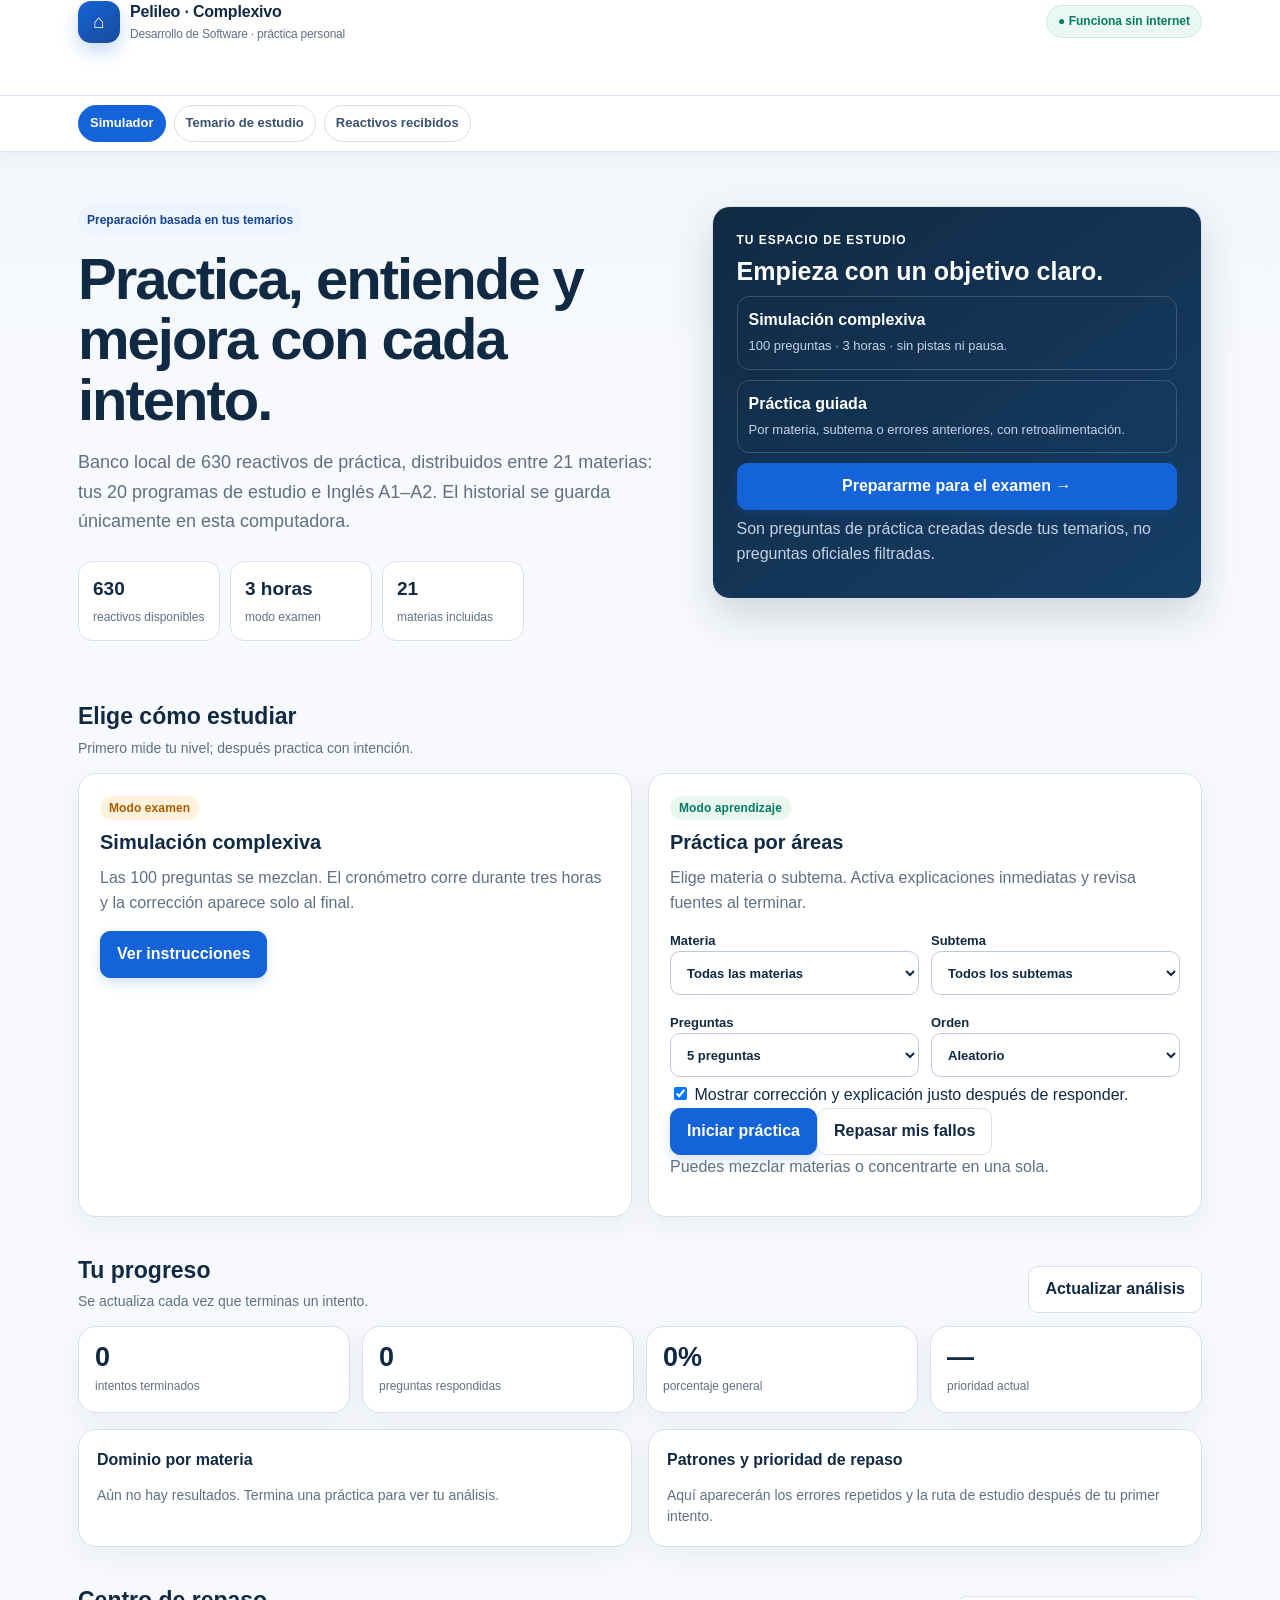
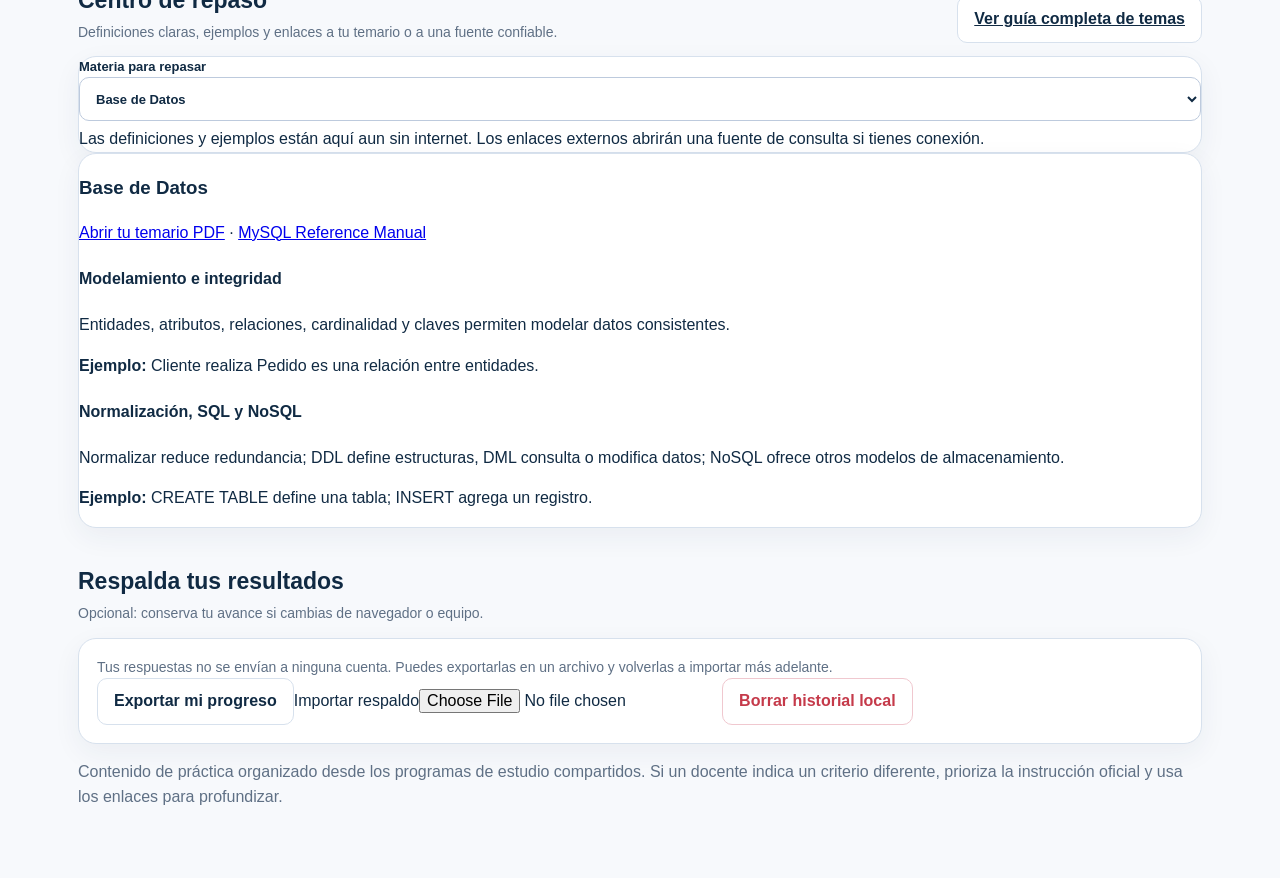
<file: index.html>
<!doctype html>
<html lang="es">
  <head>
    <meta charset="utf-8">
    <meta name="viewport" content="width=device-width, initial-scale=1">
    <title>Simulador Complexivo — IST Pelileo</title>
    <meta http-equiv="refresh" content="0; url=Simulador-Complexivo-Local.html">
    <script>window.location.replace("Simulador-Complexivo-Local.html");</script>
  </head>
  <body>
    <p>Abriendo el simulador… <a href="Simulador-Complexivo-Local.html">Continuar</a></p>
  </body>
</html>
</file>
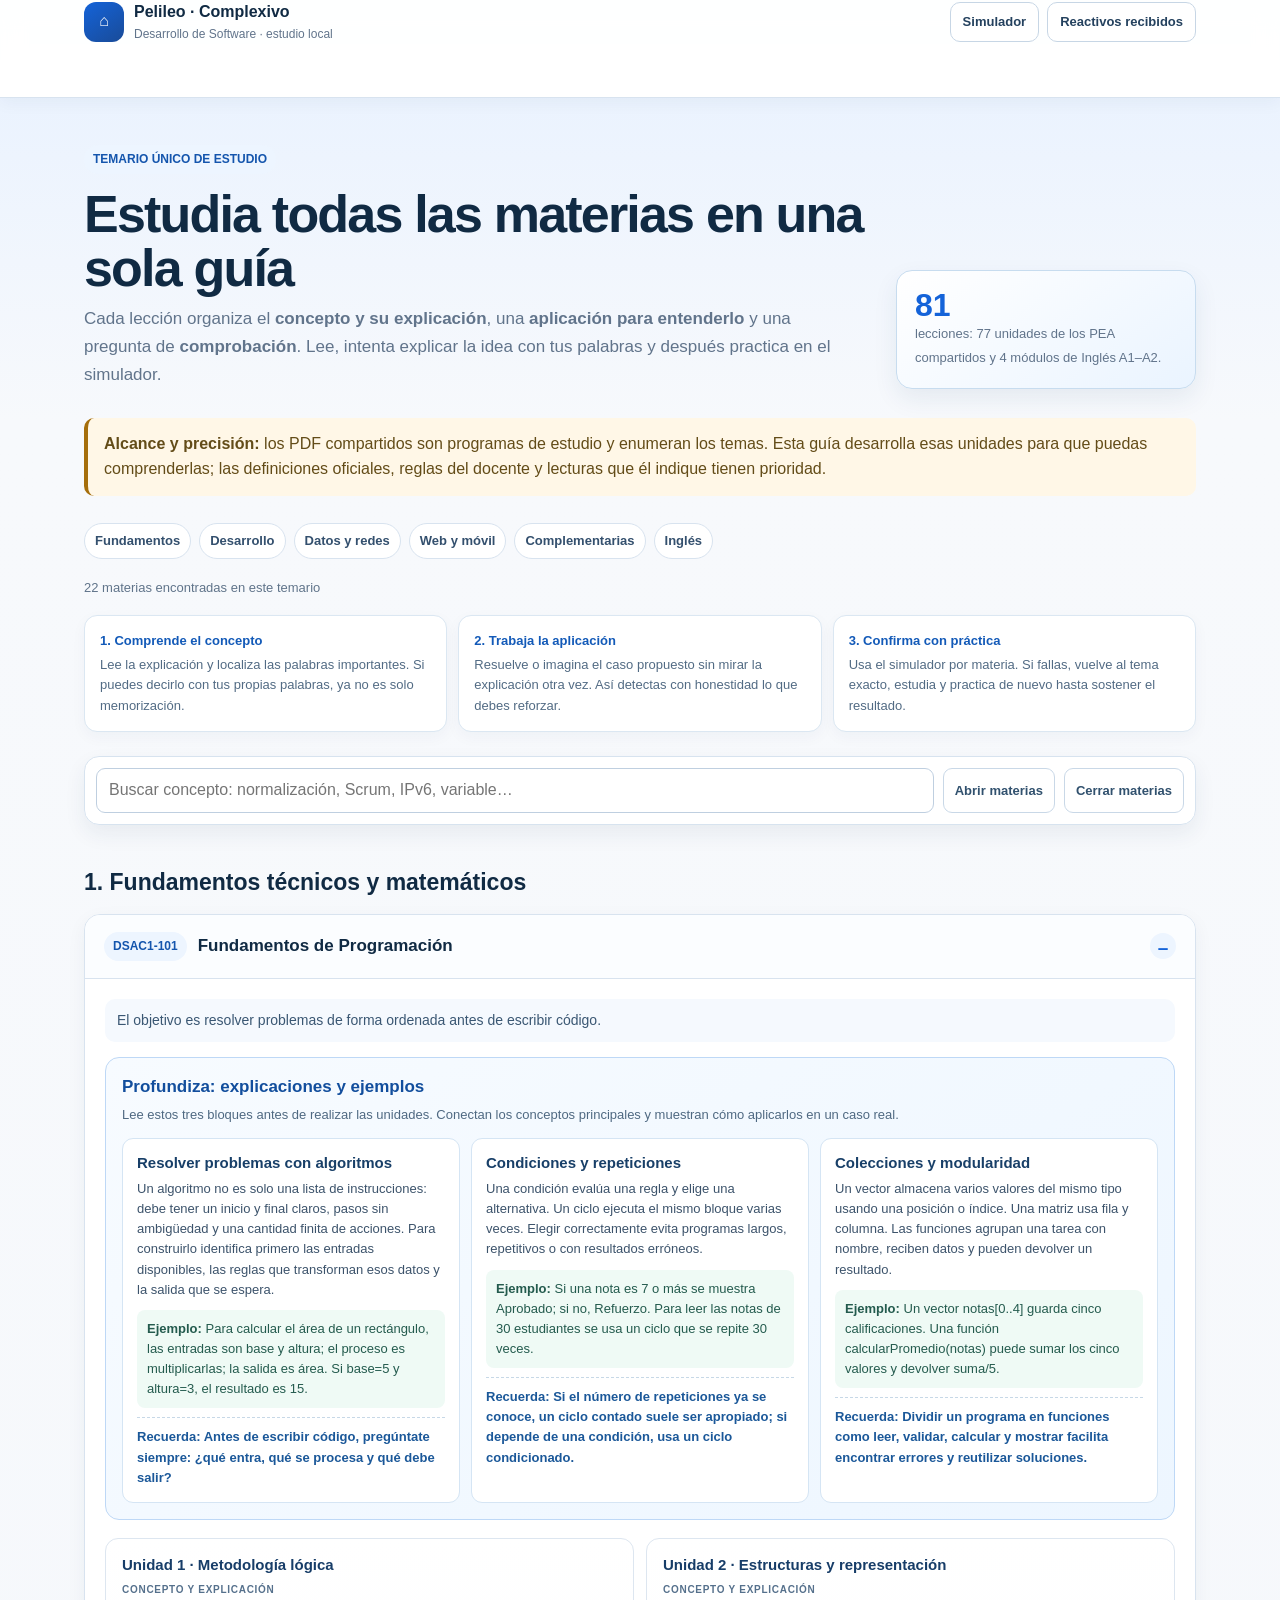
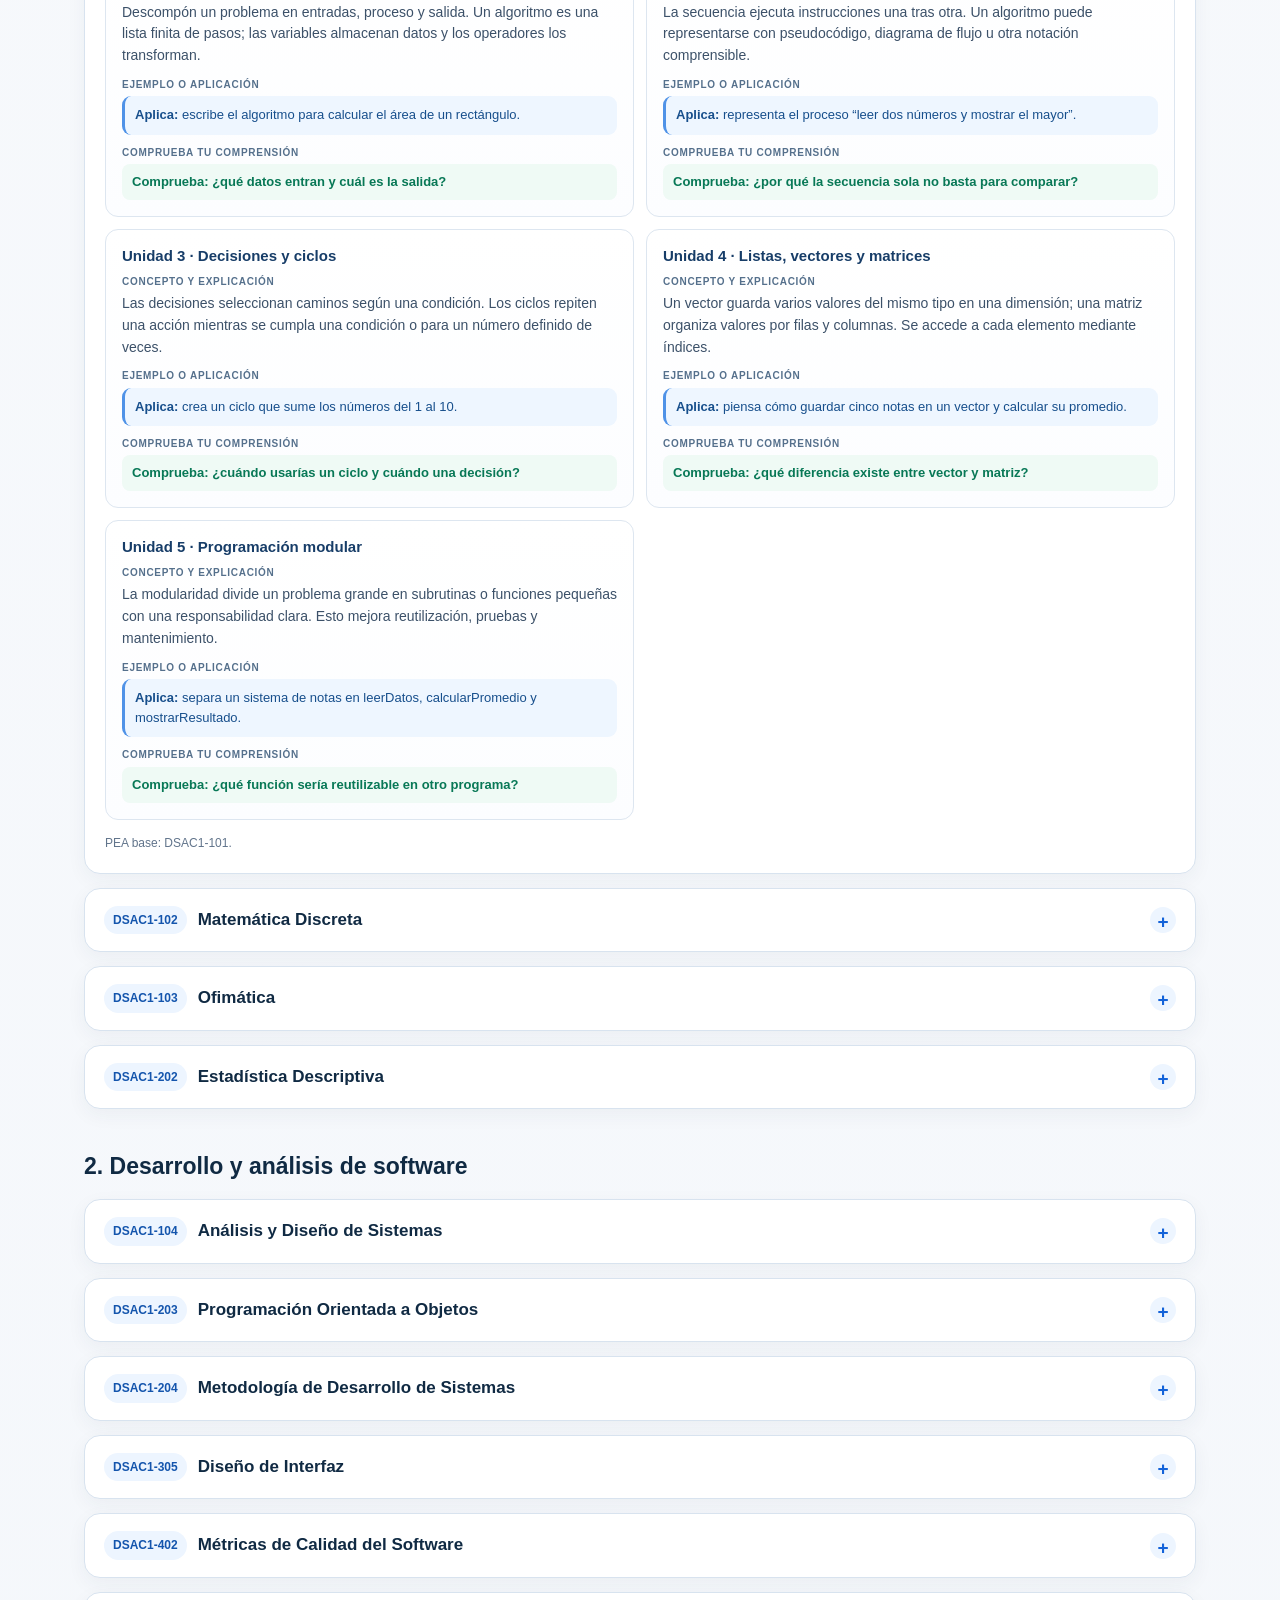
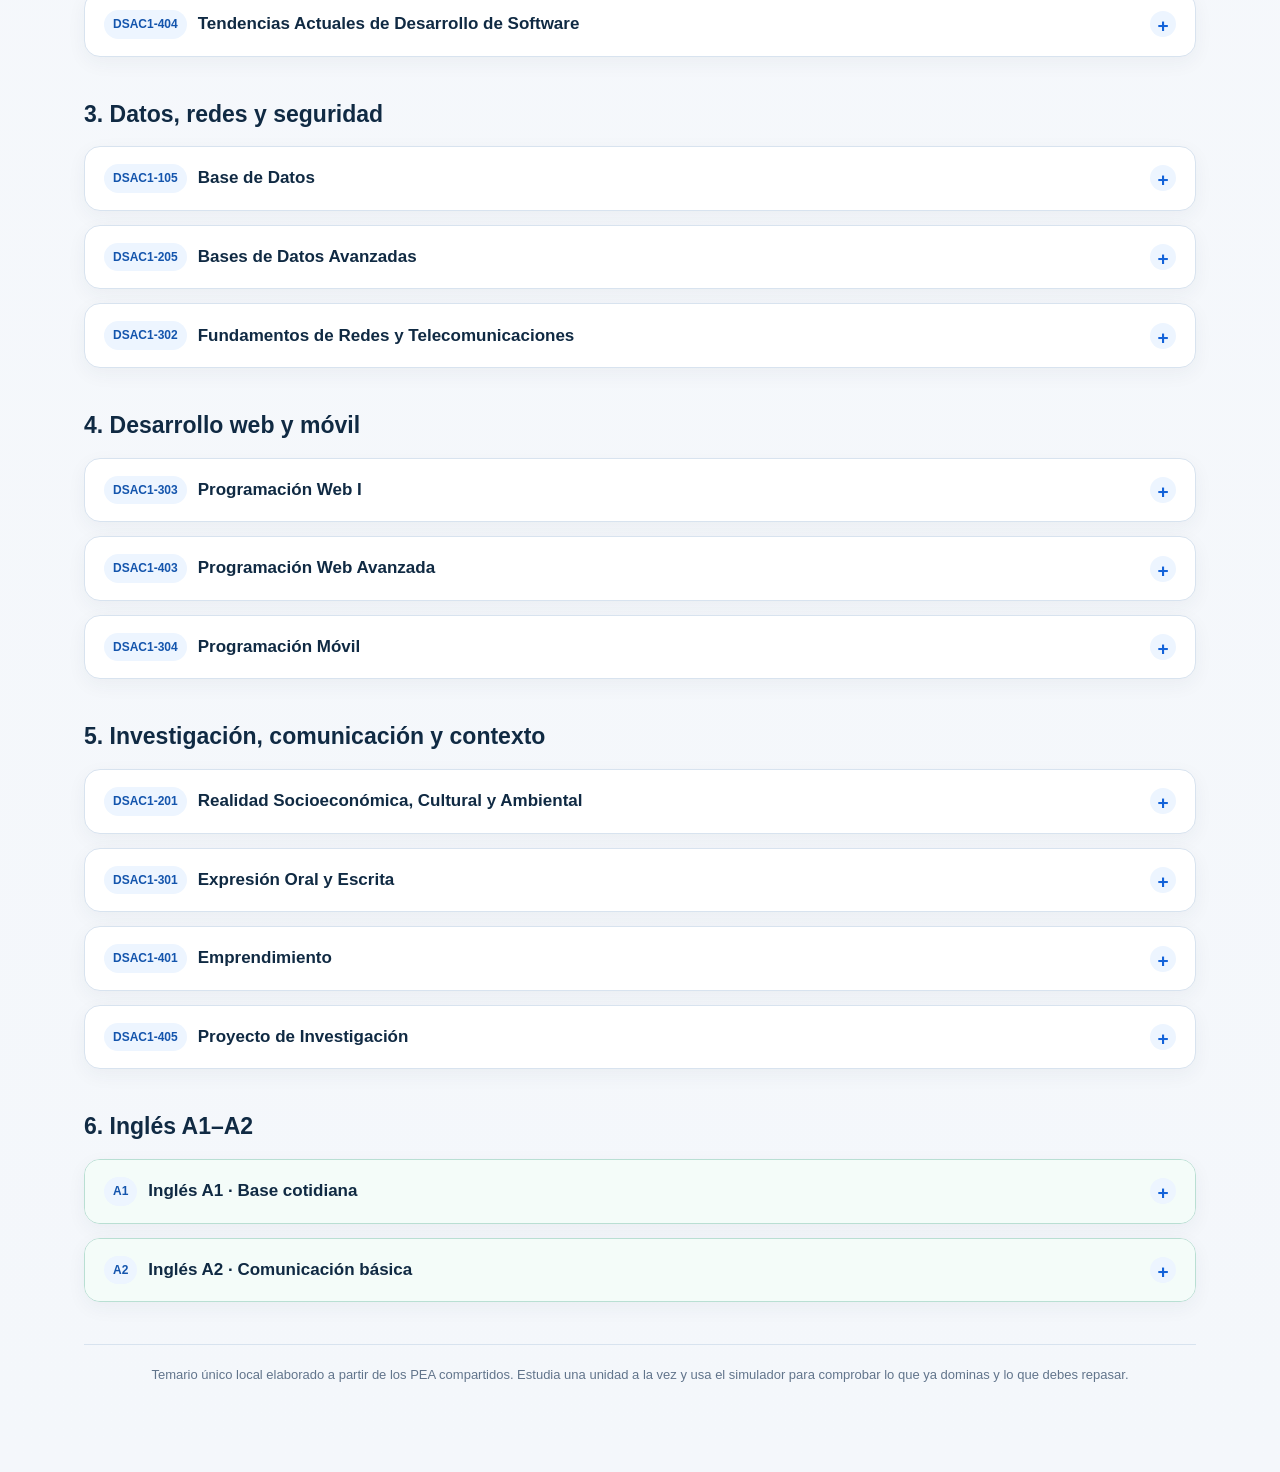
<file: Cuaderno-de-Practica.html>
<!doctype html>
<html lang="es">
<head>
<meta http-equiv="refresh" content="0; url=/Manual-de-Estudio-Completo.html">
<script>window.location.replace("/Manual-de-Estudio-Completo.html");</script>
<meta charset="utf-8"><meta name="viewport" content="width=device-width,initial-scale=1">
<title>Pelileo · Cuaderno de práctica</title>
<style>
:root{--navy:#102a43;--blue:#1463d9;--ink:#102a43;--muted:#61748b;--line:#d8e3ef;--bg:#f5f8fb;--card:#fff;--soft:#edf5ff;--green:#087856;--gold:#a56e0b}*{box-sizing:border-box}body{margin:0;background:linear-gradient(180deg,#edf4fb,#f9fbfd 420px);color:var(--ink);font:16px/1.55 Inter,Segoe UI,Arial,sans-serif}.top{position:sticky;top:0;z-index:5;background:rgba(255,255,255,.96);border-bottom:1px solid var(--line);backdrop-filter:blur(12px)}.wrap{max-width:1130px;margin:auto;padding:0 24px 54px}.top .wrap{min-height:70px;display:flex;align-items:center;justify-content:space-between;gap:14px}.brand{display:flex;align-items:center;gap:10px;font-weight:850}.logo{display:grid;place-items:center;width:40px;height:40px;border-radius:12px;background:linear-gradient(145deg,#1463d9,#194b98);color:#fff}.brand small{display:block;color:var(--muted);font-size:12px;font-weight:400}.links{display:flex;gap:8px;flex-wrap:wrap;justify-content:flex-end}.btn{display:inline-flex;align-items:center;justify-content:center;min-height:42px;padding:9px 13px;border:1px solid #c7d6e5;border-radius:10px;background:#fff;color:#24415e;font-size:14px;font-weight:800;text-decoration:none}.btn:hover{border-color:var(--blue);color:var(--blue)}.hero{padding:47px 0 25px;display:grid;grid-template-columns:1fr 310px;gap:30px;align-items:end}.eyebrow,.kind{display:inline-block;padding:5px 9px;border-radius:999px;background:var(--soft);color:#1455ad;font-size:12px;font-weight:850}.hero h1{margin:13px 0 10px;font-size:clamp(34px,5vw,52px);line-height:1.04;letter-spacing:-1.8px}.hero p{margin:0;max-width:740px;color:var(--muted);font-size:17px}.rule{padding:18px;border:1px solid #c7dcef;border-radius:16px;background:linear-gradient(145deg,#fff,#edf5ff);box-shadow:0 10px 25px rgba(31,62,101,.08)}.rule b{display:block;font-size:15px}.rule ol{margin:7px 0 0;padding-left:19px;color:#41607d;font-size:14px}.notice{margin:5px 0 28px;padding:14px 16px;border-left:4px solid var(--gold);border-radius:10px;background:#fff7e7;color:#634c18}.jump{display:flex;gap:8px;flex-wrap:wrap;margin-bottom:28px}.jump a{padding:7px 10px;border:1px solid var(--line);border-radius:999px;background:#fff;color:#34506e;font-size:13px;font-weight:750;text-decoration:none}.jump a:hover{color:var(--blue);border-color:var(--blue)}h2.group{margin:40px 0 13px;font-size:23px}.examples,.checks,.study-plan{display:grid;grid-template-columns:repeat(2,minmax(0,1fr));gap:14px}.example{padding:19px;border:1px solid var(--line);border-radius:16px;background:#fff;box-shadow:0 6px 19px rgba(30,56,81,.05)}.example h3{margin:8px 0;font-size:17px;line-height:1.3}.example p{margin:8px 0;color:#3d536b;font-size:14px}.example pre{margin:11px 0;padding:12px;overflow:auto;border-radius:10px;background:#102a43;color:#e7f0ff;font:13px/1.5 Consolas,monospace}.answer{padding:10px 11px;border-radius:10px;background:#ecfaf4;color:#076247;font-size:13px}.check{border:1px solid var(--line);border-radius:15px;background:#fff;box-shadow:0 5px 18px rgba(30,56,81,.04);overflow:hidden}.check summary{padding:15px 16px;cursor:pointer;font-weight:830;list-style:none}.check summary::-webkit-details-marker{display:none}.check summary:after{content:'Ver respuesta';float:right;margin-left:10px;padding:3px 7px;border-radius:999px;background:var(--soft);color:var(--blue);font-size:11px}.check[open] summary{border-bottom:1px solid var(--line);background:#fbfdff}.check[open] summary:after{content:'Ocultar'}.content{padding:14px 16px 16px}.content p{margin:0;color:#3d536b;font-size:14px}.content p+p{margin-top:10px}.week{padding:18px;border:1px solid var(--line);border-radius:15px;background:#fff}.week b{display:block;color:var(--blue);font-size:13px;text-transform:uppercase}.week h3{margin:7px 0;font-size:18px}.week ul{margin:0;padding-left:19px;color:#40566e;font-size:14px}.week li+li{margin-top:6px}.footer{margin-top:42px;color:var(--muted);font-size:13px;text-align:center}@media(max-width:850px){.hero{grid-template-columns:1fr}.rule{max-width:390px}.examples,.checks,.study-plan{grid-template-columns:1fr}.wrap{padding-left:18px;padding-right:18px}}@media(max-width:560px){.top .wrap{min-height:62px}.brand small{display:none}.btn{font-size:12px;min-height:38px;padding:8px 10px}.hero{padding-top:34px}.example,.content{padding:15px}.check summary{padding:14px}.notice{font-size:14px}}
</style>
</head>
<body>
<header class="top"><div class="wrap"><div class="brand"><span class="logo">⌂</span><span>Pelileo · Complexivo<small>Desarrollo de Software · práctica local</small></span></div><nav class="links"><a class="btn" href="/">Simulador</a><a class="btn" href="/Guia-de-Temas-Repaso.html">Temarios</a><a class="btn" href="/Manual-de-Estudio-Completo.html">Manual</a><a class="btn" href="/Fichas-de-Repaso.html">Fichas</a></nav></div></header>
<main class="wrap">
<section class="hero"><div><span class="eyebrow">CUADERNO DE PRÁCTICA</span><h1>Ejercicios para pensar y aplicar</h1><p>Este material complementa las fichas: incluye ejemplos resueltos, preguntas de recuperación activa y un plan de estudio. Intenta responder antes de abrir la explicación.</p></div><aside class="rule"><b>Método de 3 pasos</b><ol><li>Lee la pregunta o ejercicio.</li><li>Resuélvelo en una hoja.</li><li>Compara y explica el porqué.</li><li>Practica el tema en el simulador.</li></ol></aside></section>
<p class="notice"><b>No memorices solo frases.</b> Para cada respuesta, pregúntate: “¿por qué es correcta?” y “¿en qué caso real se aplicaría?”. Así estarás preparado para preguntas distintas en el examen.</p>
<nav class="jump"><a href="#resueltos">Ejemplos resueltos</a><a href="#autoevaluacion">Autoevaluación</a><a href="#plan">Plan de estudio</a></nav>

<h2 id="resueltos" class="group">Ejemplos resueltos</h2>
<section class="examples">
<article class="example"><span class="kind">Fundamentos de programación</span><h3>Promedio de tres notas</h3><p>Identifica entradas, proceso y salida antes de programar.</p><pre>Leer n1, n2, n3<br>promedio = (n1 + n2 + n3) / 3<br>Mostrar promedio</pre><p class="answer"><b>Idea clave:</b> un algoritmo es una secuencia precisa; <code>promedio</code> es una variable que almacena el resultado.</p></article>
<article class="example"><span class="kind">Matemática discreta</span><h3>Convertir 13 decimal a binario</h3><p>Divide entre 2 y lee los residuos de abajo hacia arriba.</p><pre>13 ÷ 2 = 6, residuo 1<br> 6 ÷ 2 = 3, residuo 0<br> 3 ÷ 2 = 1, residuo 1<br> 1 ÷ 2 = 0, residuo 1<br>Resultado: 1101₂</pre><p class="answer"><b>Comprobación:</b> 1×8 + 1×4 + 0×2 + 1×1 = 13.</p></article>
<article class="example"><span class="kind">Estadística</span><h3>Media de tres datos</h3><p>Para las notas 7, 8 y 9, se suma y divide para el número de datos.</p><pre>media = (7 + 8 + 9) / 3<br>media = 24 / 3 = 8</pre><p class="answer"><b>Idea clave:</b> la media resume el centro; no explica por sí sola la dispersión de las notas.</p></article>
<article class="example"><span class="kind">Bases de datos</span><h3>Cliente y pedido: relación 1 a N</h3><p>Un cliente puede realizar muchos pedidos; cada pedido corresponde a un cliente.</p><pre>CLIENTE(id_cliente, nombre)<br>PEDIDO(id_pedido, fecha, id_cliente)<br><br>PEDIDO.id_cliente → CLIENTE.id_cliente</pre><p class="answer"><b>Idea clave:</b> <code>id_cliente</code> es clave foránea dentro de PEDIDO.</p></article>
<article class="example"><span class="kind">SQL y transacciones</span><h3>Transferencia segura</h3><p>Las operaciones relacionadas deben completarse juntas o revertirse.</p><pre>BEGIN TRANSACTION;<br>UPDATE cuenta SET saldo = saldo - 50 WHERE id = 1;<br>UPDATE cuenta SET saldo = saldo + 50 WHERE id = 2;<br>COMMIT;</pre><p class="answer"><b>Si falla algo:</b> <code>ROLLBACK</code> revierte ambas operaciones. Esto muestra atomicidad.</p></article>
<article class="example"><span class="kind">POO</span><h3>Clase y objeto</h3><p>Una clase define atributos y comportamientos; un objeto es un caso concreto creado desde ella.</p><pre>Clase Estudiante<br>  atributo nombre<br>  método presentarse()<br><br>Objeto: Ana, nombre = "Ana"</pre><p class="answer"><b>Idea clave:</b> <code>Estudiante</code> es el molde; Ana es un objeto.</p></article>
<article class="example"><span class="kind">Metodologías ágiles</span><h3>Tablero Kanban</h3><p>Visualiza el trabajo y detecta tareas que se acumulan.</p><pre>Pendiente → En proceso → Terminado<br>"Diseñar login" → "Probar login" → "Publicar"</pre><p class="answer"><b>Idea clave:</b> demasiadas tareas “En proceso” indican un posible cuello de botella.</p></article>
<article class="example"><span class="kind">Redes</span><h3>¿TCP o UDP?</h3><p>La elección depende de confiabilidad y latencia.</p><pre>Archivo importante → TCP<br>Video o voz en tiempo real → puede usar UDP<br><br>TCP confirma; UDP reduce sobrecarga.</pre><p class="answer"><b>Idea clave:</b> no hay uno “mejor” siempre; depende del caso de uso.</p></article>
<article class="example"><span class="kind">Web y APIs</span><h3>Recurso REST de productos</h3><p>Una API representa recursos mediante rutas y métodos HTTP.</p><pre>GET    /productos      → listar<br>GET    /productos/5    → consultar uno<br>POST   /productos      → crear<br>PATCH  /productos/5    → actualizar parte<br>DELETE /productos/5    → eliminar</pre><p class="answer"><b>Idea clave:</b> el método HTTP expresa la intención de la operación.</p></article>
<article class="example"><span class="kind">Diseño de interfaz</span><h3>Validar con un prototipo</h3><p>Un prototipo permite probar el flujo antes de construir toda la aplicación.</p><pre>Tarea: reservar una cita<br>1. Elegir fecha<br>2. Elegir horario<br>3. Confirmar datos<br>4. Recibir confirmación</pre><p class="answer"><b>Idea clave:</b> si el usuario no entiende un paso, corrige el diseño antes de programarlo.</p></article>
<article class="example"><span class="kind">Proyecto de investigación</span><h3>Del problema al objetivo</h3><p>El objetivo debe responder al problema de forma concreta y delimitar el alcance.</p><pre>Problema: demoras al registrar citas.<br>Objetivo: diseñar un prototipo para<br>agilizar el registro de citas.</pre><p class="answer"><b>Idea clave:</b> “diseñar” indica una acción; el alcance aclara qué incluirá el prototipo.</p></article>
<article class="example"><span class="kind">Inglés A1–A2</span><h3>Pregunta y comparativo</h3><p>Con <em>you</em> se usa <em>Do</em>; muchos adjetivos cortos añaden <em>-er</em> en comparativo.</p><pre>Do you like coffee?<br>A bike is cheaper than a car.</pre><p class="answer"><b>Idea clave:</b> <em>cheap</em> cambia a <em>cheaper</em> al comparar dos elementos.</p></article>
</section>

<h2 id="autoevaluacion" class="group">Autoevaluación por materia</h2>
<section class="checks">
<details class="check"><summary>1. ¿Qué diferencia hay entre variable y constante?</summary><div class="content"><p>Una variable puede cambiar de valor durante el programa; una constante se mantiene fija dentro del contexto definido.</p><p class="answer"><b>Ejemplo:</b> <code>total</code> cambia al calcularse; un porcentaje de IVA puede tratarse como constante.</p></div></details>
<details class="check"><summary>2. ¿Cuándo una proposición “A Y B” es verdadera?</summary><div class="content"><p>Solo cuando A y B son verdaderas. Si una es falsa, la conjunción completa es falsa.</p><p class="answer"><b>Ejemplo:</b> “Tengo Internet Y el servidor responde” requiere ambas condiciones.</p></div></details>
<details class="check"><summary>3. ¿Por qué usar una referencia absoluta en una hoja de cálculo?</summary><div class="content"><p>Para mantener fija una celda al copiar una fórmula a otras posiciones.</p><p class="answer"><b>Ejemplo:</b> <code>=B2*$E$1</code> conserva fijo el porcentaje de E1.</p></div></details>
<details class="check"><summary>4. ¿Qué es un requerimiento funcional?</summary><div class="content"><p>Describe una función o servicio que el sistema debe proporcionar; un no funcional describe una cualidad o restricción.</p><p class="answer"><b>Ejemplo:</b> “Registrar usuario” es funcional; “responder en menos de 2 segundos” es no funcional.</p></div></details>
<details class="check"><summary>5. ¿Qué representa una clave foránea?</summary><div class="content"><p>Es un campo que referencia la clave primaria de otra tabla y permite relacionar registros.</p><p class="answer"><b>Ejemplo:</b> <code>pedido.id_cliente</code> referencia <code>cliente.id_cliente</code>.</p></div></details>
<details class="check"><summary>6. ¿Qué información aporta la desviación estándar?</summary><div class="content"><p>Indica cuánto tienden a alejarse los datos de su media. Una desviación mayor suele significar mayor variabilidad.</p><p class="answer"><b>Recuerda:</b> interpreta media y dispersión de manera conjunta.</p></div></details>
<details class="check"><summary>7. ¿Para qué sirve una excepción en POO?</summary><div class="content"><p>Representa un error o condición excepcional que puede manejarse sin detener la aplicación de forma descontrolada.</p><p class="answer"><b>Ejemplo:</b> capturar el error al abrir un archivo inexistente y mostrar un aviso.</p></div></details>
<details class="check"><summary>8. ¿Qué busca el Manifiesto Ágil?</summary><div class="content"><p>Promueve colaboración, entrega frecuente de software útil, adaptación al cambio y comunicación con personas involucradas.</p><p class="answer"><b>Recuerda:</b> ágil no significa trabajar sin planificación ni documentación.</p></div></details>
<details class="check"><summary>9. ¿Qué propiedad ACID evita una transacción a medias?</summary><div class="content"><p>La atomicidad: una transacción se completa por entero o se revierte por completo.</p><p class="answer"><b>Ejemplo:</b> una transferencia no debe descontar dinero sin acreditarlo en destino.</p></div></details>
<details class="check"><summary>10. ¿Cuál es la diferencia principal entre TCP y UDP?</summary><div class="content"><p>TCP entrega datos de manera confiable con conexión, confirmaciones y retransmisiones; UDP no garantiza entrega, pero tiene menor sobrecarga.</p><p class="answer"><b>Aplica:</b> TCP suele servir para archivos; UDP puede ser útil en tiempo real.</p></div></details>
<details class="check"><summary>11. ¿Qué hace HTML, CSS y JavaScript?</summary><div class="content"><p>HTML estructura contenido, CSS define presentación y JavaScript agrega comportamiento e interacción.</p><p class="answer"><b>Ejemplo:</b> un formulario usa HTML, tiene estilo con CSS y se valida con JavaScript.</p></div></details>
<details class="check"><summary>12. ¿Por qué una app móvil debe manejar falta de conexión?</summary><div class="content"><p>Porque la conectividad puede ser intermitente. La app debe informar, guardar localmente o sincronizar cuando exista red.</p><p class="answer"><b>Idea clave:</b> no asumir conexión constante evita pérdida de datos.</p></div></details>
<details class="check"><summary>13. ¿Cómo se reconoce una interfaz usable?</summary><div class="content"><p>Permite completar tareas con eficacia, eficiencia y satisfacción, con errores mínimos y comprensión clara.</p><p class="answer"><b>Ejemplo:</b> etiquetas claras, retroalimentación y navegación consistente mejoran la usabilidad.</p></div></details>
<details class="check"><summary>14. ¿Qué diferencia hay entre sexo y género?</summary><div class="content"><p>Sexo se relaciona con características biológicas; género se refiere a roles, identidades y construcciones sociales.</p><p class="answer"><b>Aplica:</b> distinguirlos ayuda a evitar estereotipos y promover equidad.</p></div></details>
<details class="check"><summary>15. ¿Cuál es la estructura básica de un ensayo?</summary><div class="content"><p>Introducción con tema o tesis, desarrollo con argumentos y evidencia, y conclusión que sintetiza la postura.</p><p class="answer"><b>Consejo:</b> cada párrafo debe aportar una idea conectada con la tesis.</p></div></details>
<details class="check"><summary>16. ¿Qué problema busca resolver la normalización?</summary><div class="content"><p>Busca disminuir redundancia y anomalías al insertar, actualizar o eliminar datos, organizando tablas según dependencias.</p><p class="answer"><b>Ejemplo:</b> evitar repetir datos completos de un cliente en cada pedido.</p></div></details>
<details class="check"><summary>17. ¿Qué diferencia hay entre RA y RV?</summary><div class="content"><p>La realidad aumentada añade contenido digital sobre el mundo real; la virtual crea un entorno digital inmersivo.</p><p class="answer"><b>Ejemplo:</b> un filtro de cámara es RA; un visor inmersivo representa RV.</p></div></details>
<details class="check"><summary>18. ¿Qué necesita una API REST segura?</summary><div class="content"><p>Autenticación, autorización, validación de datos, manejo seguro de errores y HTTPS en un entorno real.</p><p class="answer"><b>Recuerda:</b> un JWT firmado no debe contener secretos, porque su contenido puede leerse si no está cifrado.</p></div></details>
<details class="check"><summary>19. ¿Qué es una propuesta de valor?</summary><div class="content"><p>Explica por qué una solución es útil para un segmento de clientes y qué necesidad resuelve de manera diferenciada.</p><p class="answer"><b>Ejemplo:</b> “Entregar productos locales frescos a domicilio el mismo día”.</p></div></details>
<details class="check"><summary>20. ¿Qué deben responder las conclusiones de un proyecto?</summary><div class="content"><p>Deben responder objetivos usando resultados obtenidos, sin inventar información nueva ni repetir solamente la introducción.</p><p class="answer"><b>Consejo:</b> relaciona cada conclusión con evidencia o indicador del proyecto.</p></div></details>
<details class="check"><summary>21. Completa: “She ___ to class every day.”</summary><div class="content"><p>La respuesta es <em>goes</em>, porque con <em>she</em> en presente simple se usa la tercera persona singular.</p><p class="answer"><b>Oración:</b> <em>She goes to class every day.</em></p></div></details>
</section>

<h2 id="plan" class="group">Plan sugerido de estudio</h2>
<section class="study-plan"><article class="week"><b>Bloque 1</b><h3>Construye base</h3><ul><li>Fundamentos de programación y matemática discreta.</li><li>Base de datos, estadística y ofimática.</li><li>Prácticas de 5 preguntas con corrección inmediata.</li></ul></article><article class="week"><b>Bloque 2</b><h3>Aplica desarrollo</h3><ul><li>POO, análisis/diseño y metodologías.</li><li>Web I, web avanzada, redes y móvil.</li><li>Explica cada respuesta en voz alta.</li></ul></article><article class="week"><b>Bloque 3</b><h3>Integra y simula</h3><ul><li>Calidad, tendencias, investigación y complementarias.</li><li>Inglés A1–A2.</li><li>Simulación de 100 preguntas y repaso de fallos.</li></ul></article></section>
<p class="footer">Cuaderno local de práctica elaborado a partir de los temarios compartidos. Alterna este material con las fichas y el simulador.</p>
</main>
</body>
</html>
</file>
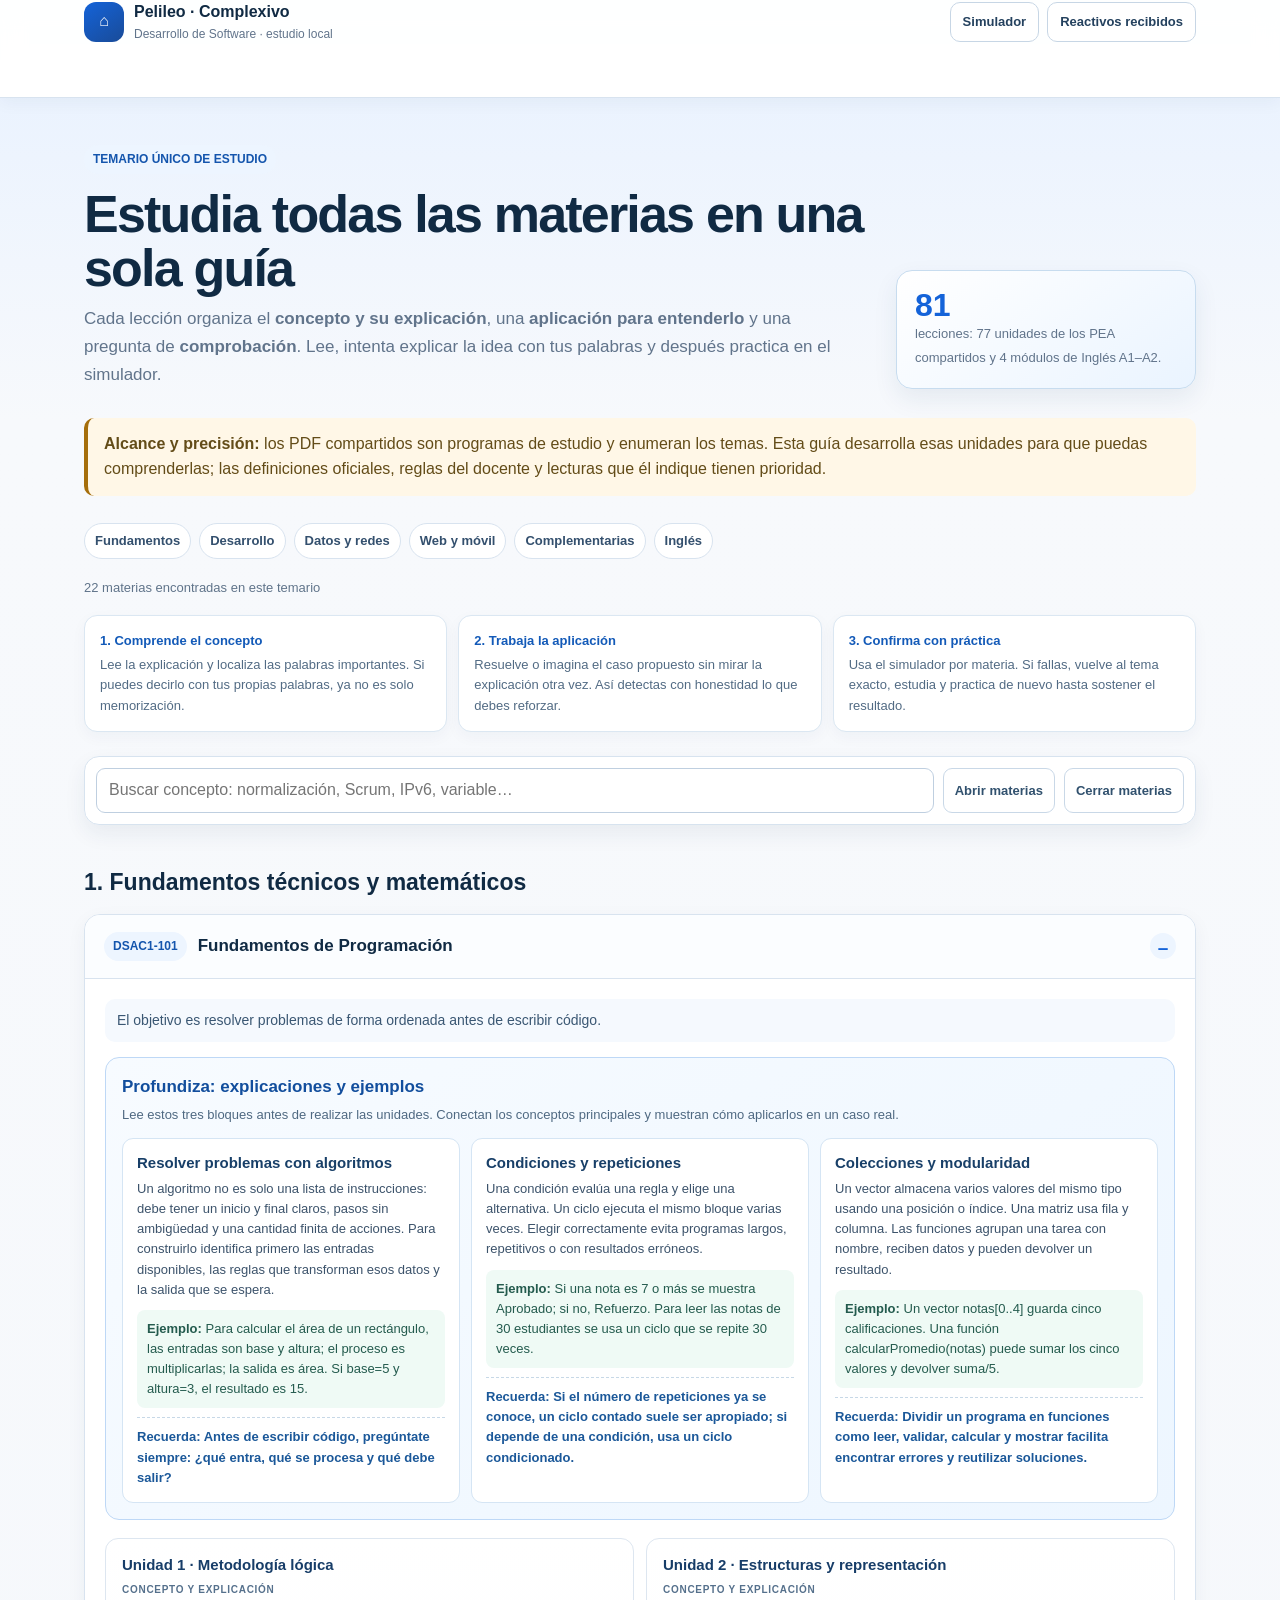
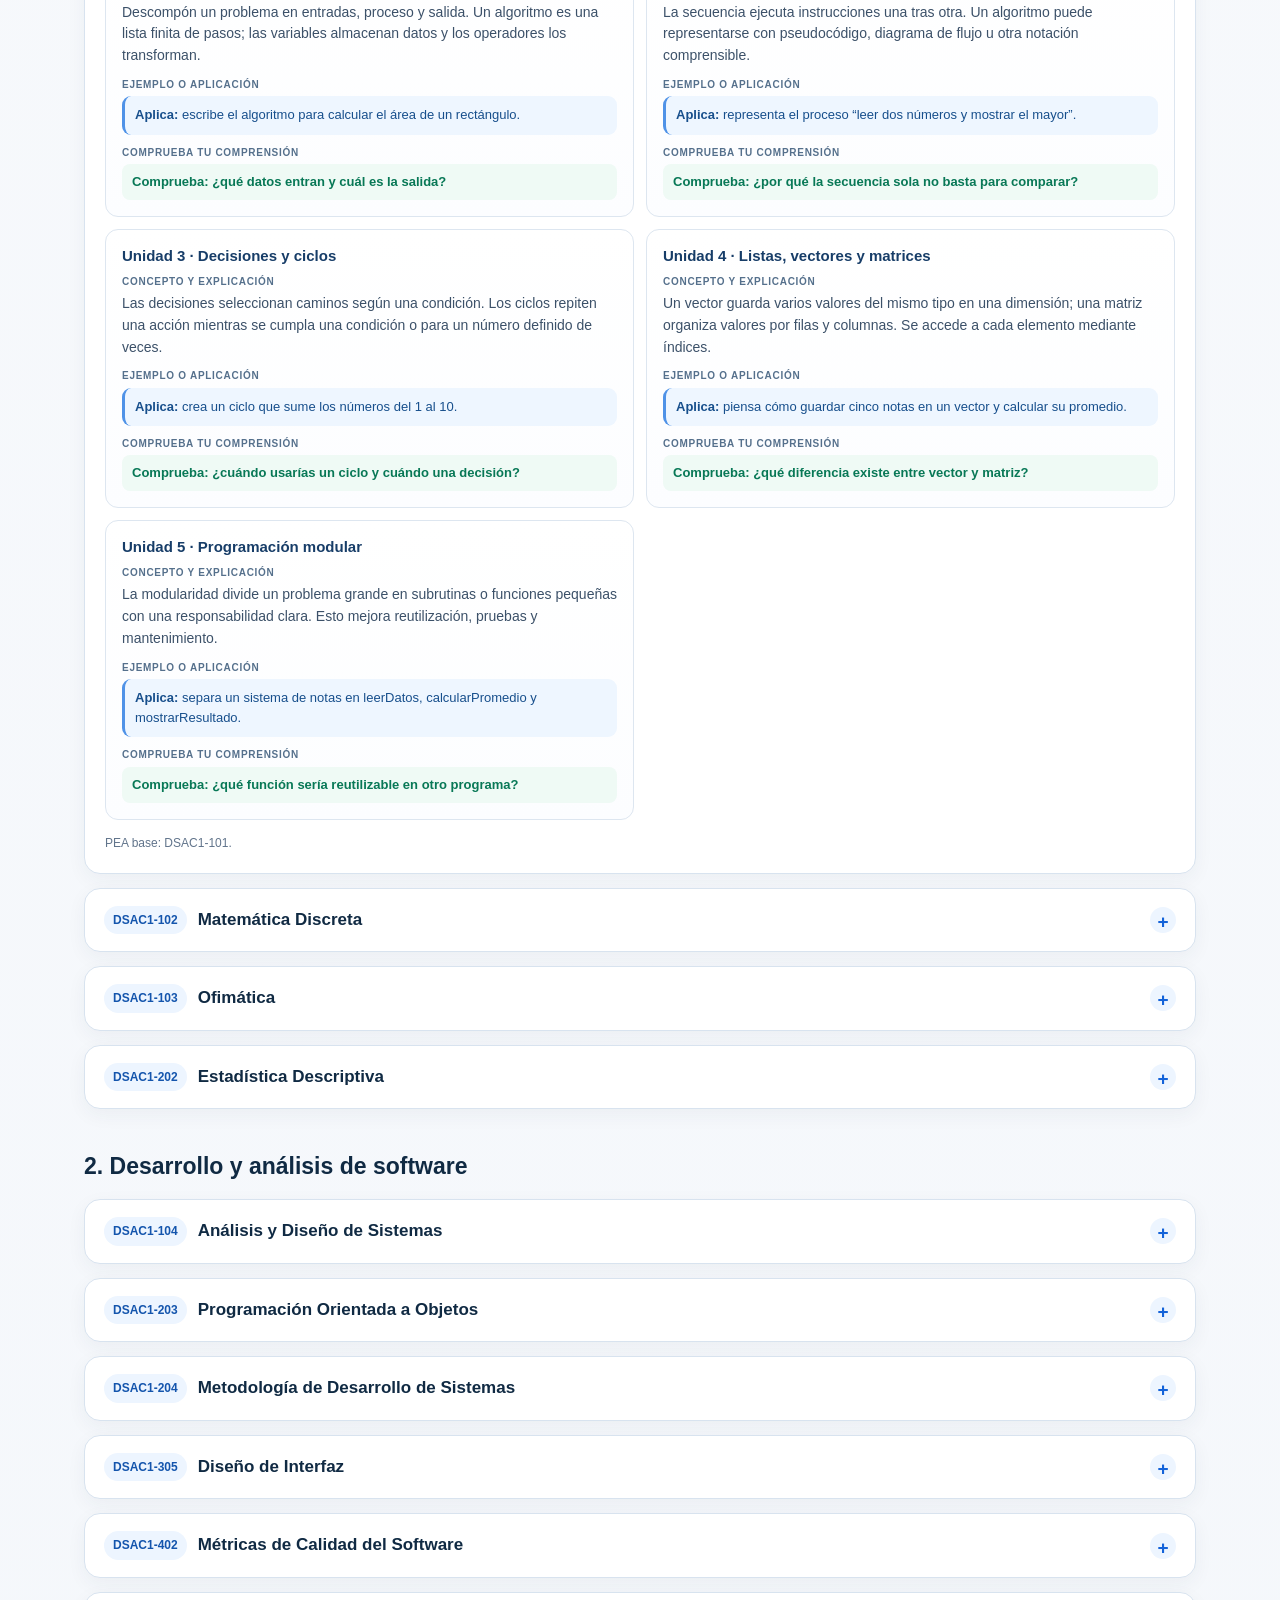
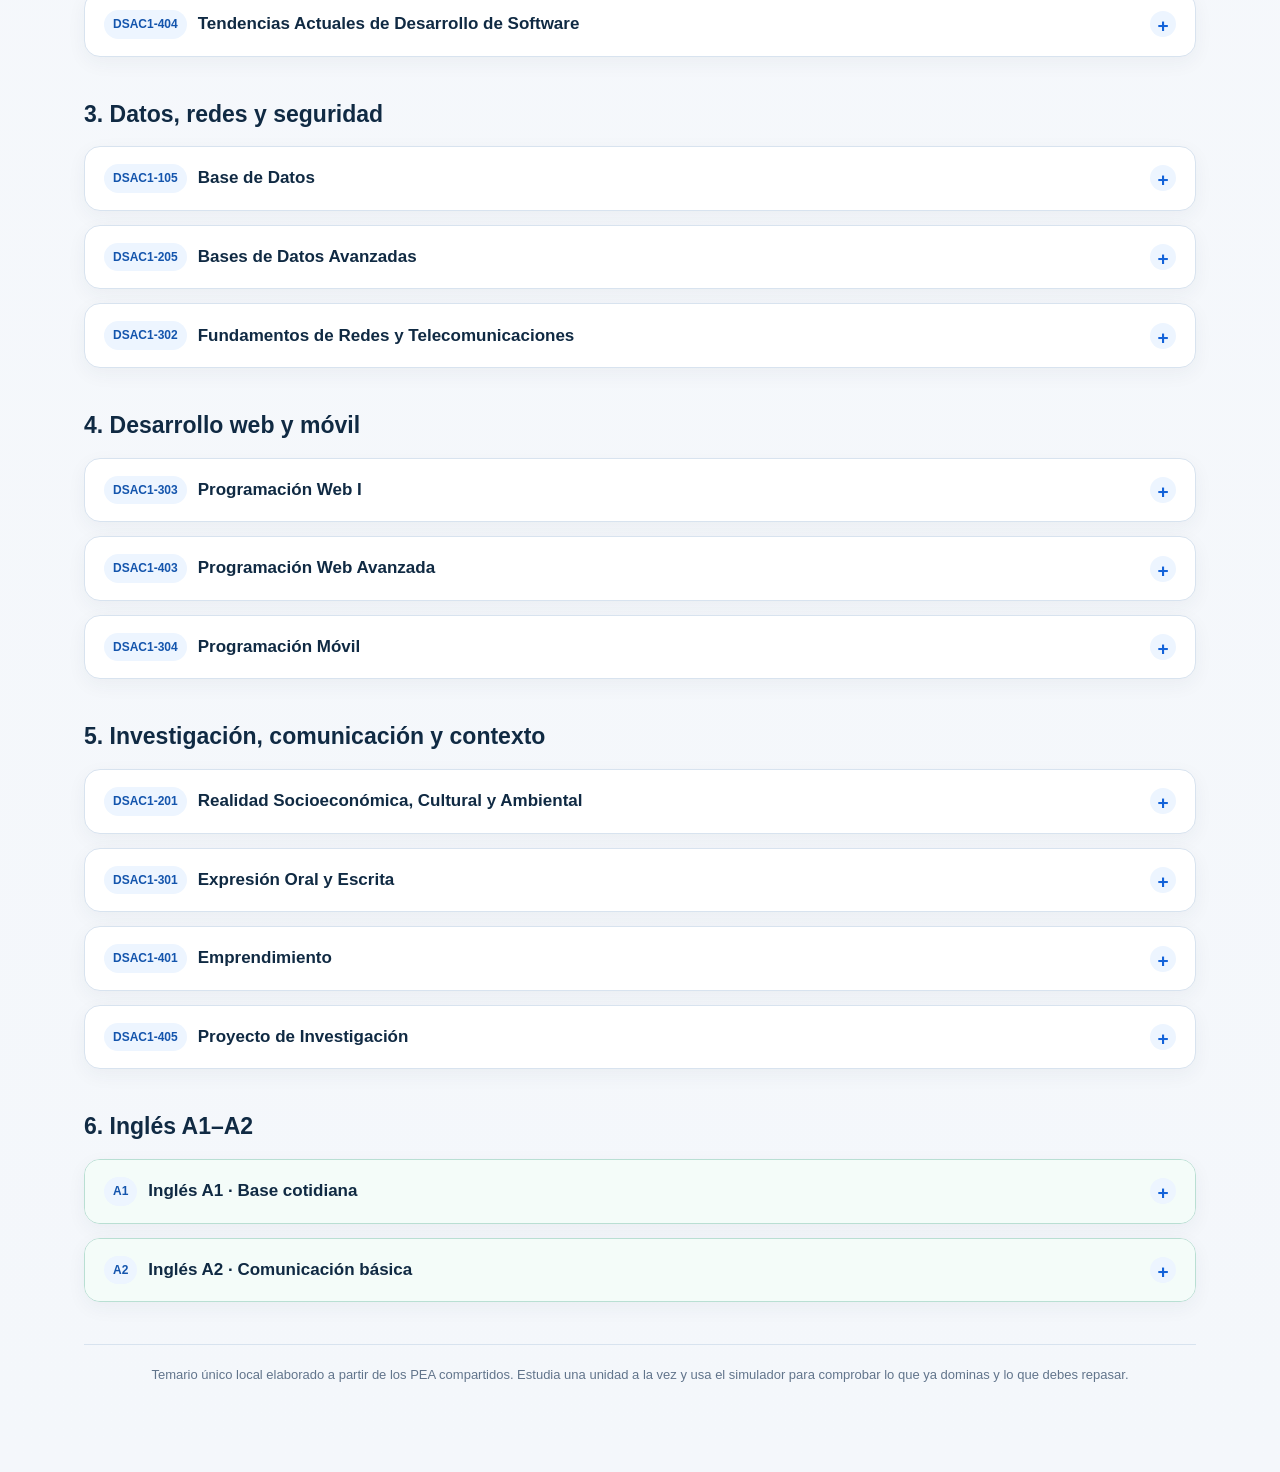
<file: Fichas-de-Repaso.html>
<!doctype html>
<html lang="es">
<head>
<meta http-equiv="refresh" content="0; url=/Manual-de-Estudio-Completo.html">
<script>window.location.replace("/Manual-de-Estudio-Completo.html");</script>
<meta charset="utf-8">
<meta name="viewport" content="width=device-width,initial-scale=1">
<meta name="description" content="Fichas locales de conceptos y ejemplos para repasar el examen complexivo.">
<title>Pelileo · Fichas de repaso</title>
<style>
:root{--navy:#102a43;--blue:#1463d9;--ink:#102a43;--muted:#62758c;--line:#d8e3ef;--bg:#f4f7fb;--card:#fff;--soft:#edf5ff;--green:#05775d;--gold:#a76e09}*{box-sizing:border-box}body{margin:0;background:linear-gradient(180deg,#edf4fb,#f9fbfd 380px);color:var(--ink);font:16px/1.55 Inter,Segoe UI,Arial,sans-serif}.top{position:sticky;top:0;z-index:5;background:rgba(255,255,255,.96);border-bottom:1px solid var(--line);backdrop-filter:blur(12px)}.wrap{max-width:1130px;margin:auto;padding:0 24px 52px}.top .wrap{min-height:70px;display:flex;justify-content:space-between;align-items:center;gap:14px}.brand{display:flex;align-items:center;gap:10px;font-weight:850}.logo{display:grid;place-items:center;width:40px;height:40px;border-radius:12px;background:linear-gradient(145deg,#1463d9,#194b98);color:#fff}.brand small{display:block;font-size:12px;font-weight:400;color:var(--muted)}.links{display:flex;gap:8px;flex-wrap:wrap}.btn{display:inline-flex;align-items:center;justify-content:center;min-height:42px;padding:9px 13px;border:1px solid #c8d6e5;border-radius:10px;background:#fff;color:#24415e;font-size:14px;font-weight:800;text-decoration:none}.btn:hover{border-color:var(--blue);color:var(--blue)}.hero{padding:47px 0 24px;display:grid;grid-template-columns:1fr 310px;gap:30px;align-items:end}.eyebrow,.tag{display:inline-block;padding:5px 9px;border-radius:999px;background:var(--soft);color:#1455ad;font-size:12px;font-weight:850;letter-spacing:.15px}.hero h1{margin:13px 0 10px;font-size:clamp(34px,5vw,52px);line-height:1.04;letter-spacing:-1.8px}.hero p{margin:0;max-width:720px;color:var(--muted);font-size:17px}.method{padding:18px;border:1px solid #c8ddef;border-radius:16px;background:linear-gradient(145deg,#fff,#eef5ff);box-shadow:0 10px 25px rgba(31,62,101,.08)}.method b{display:block;font-size:15px}.method p{margin:4px 0 0;font-size:14px}.notice{margin:5px 0 28px;padding:14px 16px;border-left:4px solid var(--gold);border-radius:10px;background:#fff7e7;color:#624a16}.notice b{color:#543b07}.jump{display:flex;gap:8px;flex-wrap:wrap;margin-bottom:27px}.jump a{padding:7px 10px;border:1px solid var(--line);border-radius:999px;background:#fff;color:#34506e;font-size:13px;font-weight:750;text-decoration:none}.jump a:hover{color:var(--blue);border-color:var(--blue)}h2.group{margin:39px 0 12px;font-size:23px;letter-spacing:-.3px}.course{margin:13px 0;border:1px solid var(--line);border-radius:16px;background:var(--card);box-shadow:0 6px 19px rgba(30,56,81,.05);overflow:hidden}.course summary{display:flex;align-items:center;gap:12px;padding:17px 19px;cursor:pointer;font-weight:850;list-style:none}.course summary::-webkit-details-marker{display:none}.course summary:after{content:'+';margin-left:auto;display:grid;place-items:center;width:26px;height:26px;border-radius:50%;background:var(--soft);color:var(--blue);font-size:19px;line-height:1}.course[open] summary{border-bottom:1px solid var(--line);background:#fbfdff}.course[open] summary:after{content:'–'}.code{min-width:55px;padding:3px 7px;border-radius:7px;background:#eef2f7;color:#4c6178;font-size:12px;text-align:center}.body{padding:18px 19px 21px}.intro{margin:0 0 14px;color:var(--muted);font-size:14px}.cards{display:grid;grid-template-columns:repeat(3,minmax(0,1fr));gap:12px}.card{padding:15px;border:1px solid #dde6f0;border-radius:13px;background:#fff}.card h3{margin:0 0 8px;font-size:15px;line-height:1.25}.card p{margin:0;color:#3c5169;font-size:14px}.card p+p{margin-top:10px}.example{padding:9px 10px;border-radius:9px;background:#f1f6fd;color:#1a518e!important;font-size:13px!important}.key{color:var(--green)!important;font-weight:750}.source{margin:14px 0 0;color:var(--muted);font-size:12px}.english{border-color:#b9dfd3}.english summary{background:#f4fcf9}.footer{margin-top:42px;color:var(--muted);font-size:13px;text-align:center}@media(max-width:850px){.hero{grid-template-columns:1fr}.method{max-width:380px}.cards{grid-template-columns:1fr}.wrap{padding-left:18px;padding-right:18px}}@media(max-width:560px){.top .wrap{min-height:62px}.brand small{display:none}.links{justify-content:flex-end}.btn{font-size:12px;min-height:38px;padding:8px 10px}.hero{padding-top:34px}.course summary{padding:15px}.body{padding:15px}.notice{font-size:14px}}
</style>
</head>
<body>
<header class="top"><div class="wrap"><div class="brand"><span class="logo">⌂</span><span>Pelileo · Complexivo<small>Desarrollo de Software · repaso local</small></span></div><nav class="links"><a class="btn" href="/Guia-de-Temas-Repaso.html">Temarios</a><a class="btn" href="/Manual-de-Estudio-Completo.html">Manual completo</a><a class="btn" href="/Cuaderno-de-Practica.html">Cuaderno</a><a class="btn" href="/">Simulador</a></nav></div></header>
<main class="wrap">
<section class="hero"><div><span class="eyebrow">FICHAS DE ESTUDIO</span><h1>Conceptos clave y ejemplos</h1><p>Lee primero la definición, intenta explicar el ejemplo con tus propias palabras y luego practica en el simulador. Las fichas resumen los temas; no sustituyen los programas oficiales ni sus lecturas completas.</p></div><aside class="method"><b>Método de 3 pasos</b><p>1. Entender el concepto.<br>2. Relacionarlo con el ejemplo.<br>3. Resolver preguntas sin mirar la respuesta.</p></aside></section>
<p class="notice"><b>Importante:</b> las explicaciones son resúmenes de estudio elaborados a partir de tus temarios. Si un docente usa una definición, norma o procedimiento específico, ese criterio oficial tiene prioridad.</p>
<nav class="jump"><a href="#fundamentos">Fundamentos</a><a href="#desarrollo">Desarrollo</a><a href="#datos">Datos y redes</a><a href="#web">Web y móvil</a><a href="#complementarias">Complementarias</a><a href="#ingles">Inglés</a></nav>

<h2 id="fundamentos" class="group">1. Fundamentos técnicos y matemáticos</h2>
<details class="course" open><summary><span class="code">DSAC1-101</span>Fundamentos de Programación</summary><div class="body"><p class="intro">Aprenderás a transformar un problema en instrucciones precisas que una computadora pueda ejecutar.</p><div class="cards"><article class="card"><h3>Algoritmo y pseudocódigo</h3><p>Un algoritmo es una secuencia finita y ordenada de pasos para resolver un problema. El pseudocódigo lo expresa de forma cercana al lenguaje humano, sin depender de un lenguaje real.</p><p class="example"><b>Ejemplo:</b> leer dos números, sumarlos y mostrar el resultado.</p></article><article class="card"><h3>Variables, constantes y operadores</h3><p>Una variable guarda un valor que puede cambiar; una constante mantiene el mismo valor. Los operadores permiten calcular, comparar o combinar valores.</p><p class="example"><b>Ejemplo:</b> <code>total = precio * cantidad</code> usa variables y el operador de multiplicación.</p></article><article class="card"><h3>Control y modularidad</h3><p>Las decisiones eligen caminos según una condición; los ciclos repiten pasos. Una función o subprograma agrupa una tarea reutilizable. Vectores y matrices guardan varios datos organizados.</p><p class="example"><b>Ejemplo:</b> una función <code>calcularPromedio</code> recibe una lista de notas y devuelve su media.</p></article></div><p class="source">Temario base: DSAC1-101 · Metodología lógica, control, arreglos y programación modular.</p></div></details>
<details class="course"><summary><span class="code">DSAC1-102</span>Matemática Discreta</summary><div class="body"><p class="intro">Aporta lenguaje formal para razonar sobre programas, decisiones y estructuras de datos.</p><div class="cards"><article class="card"><h3>Conjuntos y lógica</h3><p>Un conjunto agrupa elementos. Una proposición es un enunciado que puede ser verdadero o falso; conectores como Y, O y NO permiten crear expresiones más complejas.</p><p class="example"><b>Ejemplo:</b> la intersección de {1, 2} y {2, 3} es {2}.</p></article><article class="card"><h3>Tablas de verdad y álgebra booleana</h3><p>Una tabla de verdad muestra el resultado de una expresión lógica para todas las combinaciones posibles. El álgebra de Boole opera con valores verdadero/falso o 1/0.</p><p class="example"><b>Ejemplo:</b> <code>A Y B</code> solo es verdadera cuando A y B son verdaderas.</p></article><article class="card"><h3>Bases y grafos</h3><p>Los sistemas binario, octal y hexadecimal representan números con distintas bases. Un grafo modela nodos y conexiones; sus algoritmos permiten buscar rutas o recorridos.</p><p class="example"><b>Ejemplo:</b> el binario 1011 equivale a 11 en decimal; Dijkstra busca una ruta de costo mínimo si no hay pesos negativos.</p></article></div><p class="source">Temario base: DSAC1-102 · Conjuntos, lógica, sistemas de numeración, grafos y árboles.</p></div></details>
<details class="course"><summary><span class="code">DSAC1-103</span>Ofimática</summary><div class="body"><p class="intro">Combina manejo básico de computadoras, productividad digital y protección de información.</p><div class="cards"><article class="card"><h3>Sistema operativo</h3><p>Es el software que administra recursos del equipo: memoria, archivos, dispositivos, cuentas de usuario y permisos.</p><p class="example"><b>Ejemplo:</b> un permiso de solo lectura permite abrir un archivo, pero no modificarlo.</p></article><article class="card"><h3>Documentos y hojas de cálculo</h3><p>Los estilos dan estructura a un documento; las fórmulas calculan valores y una tabla dinámica resume conjuntos de datos.</p><p class="example"><b>Ejemplo:</b> la referencia <code>$A$1</code> no cambia al copiar una fórmula a otra celda.</p></article><article class="card"><h3>Nube y seguridad</h3><p>Los servicios en la nube permiten almacenar y colaborar. Deben usarse con contraseñas robustas, doble factor, respaldos y cuidado de la privacidad.</p><p class="example"><b>Ejemplo:</b> compartir un documento solo con personas autorizadas evita una exposición innecesaria.</p></article></div><p class="source">Temario base: DSAC1-103 · Sistemas operativos, ofimática y computación en la nube.</p></div></details>
<details class="course"><summary><span class="code">DSAC1-202</span>Estadística Descriptiva</summary><div class="body"><p class="intro">Permite organizar, resumir e interpretar datos antes de tomar decisiones.</p><div class="cards"><article class="card"><h3>Frecuencias y gráficos</h3><p>Una tabla de frecuencias indica cuántas veces aparece cada valor o intervalo. Los gráficos convierten esos datos en una representación visual.</p><p class="example"><b>Ejemplo:</b> un histograma representa frecuencias de datos numéricos agrupados en intervalos.</p></article><article class="card"><h3>Media y dispersión</h3><p>La media resume un valor central. Rango, varianza y desviación estándar indican cuán separados están los datos.</p><p class="example"><b>Ejemplo:</b> dos cursos pueden tener la misma media, pero el que tiene mayor desviación estándar presenta notas más variables.</p></article><article class="card"><h3>Probabilidad y distribuciones</h3><p>La probabilidad mide la posibilidad de un evento. Bayes actualiza una probabilidad al conocer nueva evidencia; normal, binomial y Poisson son modelos de distribución.</p><p class="example"><b>Ejemplo:</b> una variable binomial cuenta éxitos en un número fijo de intentos independientes.</p></article></div><p class="source">Temario base: DSAC1-202 · Frecuencias, medidas, probabilidad y distribuciones.</p></div></details>

<h2 id="desarrollo" class="group">2. Desarrollo y análisis de software</h2>
<details class="course"><summary><span class="code">DSAC1-104</span>Análisis y Diseño de Sistemas</summary><div class="body"><p class="intro">Estudia cómo descubrir una necesidad y diseñar un sistema que la atienda de forma viable.</p><div class="cards"><article class="card"><h3>Requerimientos</h3><p>Son necesidades, restricciones y funcionalidades que el sistema debe cumplir. Se obtienen mediante entrevistas, observación, documentos u otras técnicas.</p><p class="example"><b>Ejemplo:</b> “el usuario puede registrar una cita” es un requerimiento funcional.</p></article><article class="card"><h3>Factibilidad</h3><p>Evalúa si un proyecto puede realizarse con los recursos, tiempo, tecnología y condiciones organizacionales disponibles.</p><p class="example"><b>Ejemplo:</b> si no existe conexión estable, una solución exclusivamente en línea puede no ser viable.</p></article><article class="card"><h3>Modelos y diccionario de datos</h3><p>Los diagramas describen procesos, actores o estructuras. El diccionario de datos documenta campos, tipos, significados y reglas de cada dato.</p><p class="example"><b>Ejemplo:</b> para <code>fechaNacimiento</code>, el diccionario indica tipo fecha, formato y si es obligatorio.</p></article></div><p class="source">Temario base: DSAC1-104 · Análisis, UML, diseño de entrada/salida e información.</p></div></details>
<details class="course"><summary><span class="code">DSAC1-203</span>Programación Orientada a Objetos</summary><div class="body"><p class="intro">Organiza el programa en objetos que tienen datos y comportamientos relacionados.</p><div class="cards"><article class="card"><h3>Clase y objeto</h3><p>Una clase es una plantilla; un objeto es una instancia concreta creada desde esa plantilla.</p><p class="example"><b>Ejemplo:</b> <code>Estudiante</code> es una clase; Ana, con su nombre y matrícula, es un objeto.</p></article><article class="card"><h3>Herencia, interfaces y polimorfismo</h3><p>La herencia permite especializar una clase. Una interfaz define un contrato. El polimorfismo permite tratar objetos distintos mediante una misma operación.</p><p class="example"><b>Ejemplo:</b> <code>Perro</code> y <code>Gato</code> pueden implementar <code>emitirSonido()</code> de forma diferente.</p></article><article class="card"><h3>Excepciones, MVC y CRUD</h3><p>Una excepción representa un error que debe manejarse. MVC separa datos, interfaz y control. CRUD significa crear, leer, actualizar y eliminar datos.</p><p class="example"><b>Ejemplo:</b> una aplicación captura un error de conexión y muestra un mensaje útil sin detenerse abruptamente.</p></article></div><p class="source">Temario base: DSAC1-203 · POO, excepciones, archivos, hilos, GUI y MVC.</p></div></details>
<details class="course"><summary><span class="code">DSAC1-204</span>Metodología de Desarrollo de Sistemas</summary><div class="body"><p class="intro">Ayuda a planificar y controlar cómo se construye software en equipo.</p><div class="cards"><article class="card"><h3>Tradicionales y ágiles</h3><p>Las metodologías tradicionales suelen definir fases más secuenciales. Las ágiles trabajan en iteraciones cortas y se adaptan con retroalimentación frecuente.</p><p class="example"><b>Ejemplo:</b> Scrum divide el trabajo en sprints con una revisión al final de cada ciclo.</p></article><article class="card"><h3>Scrum, Kanban y XP</h3><p>Scrum organiza roles y sprints; Kanban visualiza y limita el trabajo en curso; XP enfatiza prácticas técnicas como pruebas y programación en pareja.</p><p class="example"><b>Ejemplo:</b> un tablero Kanban puede usar las columnas Pendiente, En proceso y Terminado.</p></article><article class="card"><h3>UML y casos de uso</h3><p>UML es un lenguaje visual de modelado. Un caso de uso describe cómo un actor interactúa con el sistema para alcanzar un objetivo.</p><p class="example"><b>Ejemplo:</b> el actor Cliente realiza el caso de uso “Reservar cita”.</p></article></div><p class="source">Temario base: DSAC1-204 · Metodologías, Manifiesto Ágil, UML y aplicación práctica.</p></div></details>
<details class="course"><summary><span class="code">DSAC1-305</span>Diseño de Interfaz</summary><div class="body"><p class="intro">Busca que una aplicación sea comprensible, eficaz y agradable para quien la utiliza.</p><div class="cards"><article class="card"><h3>Usabilidad</h3><p>Es el grado en que una interfaz permite a usuarios específicos alcanzar objetivos con eficacia, eficiencia y satisfacción en un contexto determinado.</p><p class="example"><b>Ejemplo:</b> un botón de “Guardar” visible y con un texto claro reduce errores.</p></article><article class="card"><h3>Diseño centrado en el usuario</h3><p>Parte de las necesidades, tareas, contexto y retroalimentación de quienes usarán el producto, no solo de la tecnología disponible.</p><p class="example"><b>Ejemplo:</b> entrevistar estudiantes antes de diseñar una app de matrícula.</p></article><article class="card"><h3>Prototipo</h3><p>Es una representación de una solución que sirve para explorar y validar ideas antes de desarrollar el producto completo.</p><p class="example"><b>Ejemplo:</b> un boceto navegable de pantallas permite detectar un flujo confuso sin programarlo todavía.</p></article></div><p class="source">Temario base: DSAC1-305 · Diseño, usabilidad, tipos de interfaz, prototipado y multimedia.</p></div></details>
<details class="course"><summary><span class="code">DSAC1-402</span>Métricas de Calidad del Software</summary><div class="body"><p class="intro">Se enfoca en evaluar atributos del software y disminuir fallos o riesgos.</p><div class="cards"><article class="card"><h3>Atributos de calidad</h3><p>Funcionalidad, confiabilidad, usabilidad, eficiencia, escalabilidad y portabilidad describen propiedades que afectan la calidad de un sistema.</p><p class="example"><b>Ejemplo:</b> un sistema usable permite completar una tarea sin entrenamiento excesivo.</p></article><article class="card"><h3>Métrica y prueba</h3><p>Una métrica cuantifica una característica para apoyar decisiones. Una prueba verifica si el software se comporta según lo esperado.</p><p class="example"><b>Ejemplo:</b> una prueba unitaria comprueba una función pequeña de forma aislada.</p></article><article class="card"><h3>Seguridad CIA</h3><p>Confidencialidad evita divulgación no autorizada; integridad protege contra cambios indebidos; disponibilidad mantiene el servicio accesible cuando se necesita.</p><p class="example"><b>Ejemplo:</b> asignar permisos limita quién puede ver una historia clínica.</p></article></div><p class="source">Temario base: DSAC1-402 · Calidad, estándares ISO, pruebas y seguridad.</p></div></details>
<details class="course"><summary><span class="code">DSAC1-404</span>Tendencias Actuales de Desarrollo de Software</summary><div class="body"><p class="intro">Presenta tecnologías emergentes y la necesidad de evaluarlas con criterio técnico y ético.</p><div class="cards"><article class="card"><h3>DevOps y microservicios</h3><p>DevOps busca integrar desarrollo y operaciones para entregar software con mayor colaboración y automatización. Los microservicios dividen una solución en servicios pequeños independientes.</p><p class="example"><b>Ejemplo:</b> un servicio de pagos puede desplegarse sin cambiar el servicio de catálogo.</p></article><article class="card"><h3>Arduino, RA y RV</h3><p>Arduino conecta programas con sensores y actuadores. La realidad aumentada superpone contenido digital al entorno; la realidad virtual sumerge a la persona en un entorno digital.</p><p class="example"><b>Ejemplo:</b> una app que muestra datos sobre un objeto real usa realidad aumentada.</p></article><article class="card"><h3>Inteligencia artificial</h3><p>La IA desarrolla sistemas que realizan tareas asociadas a inteligencia. El aprendizaje automático identifica patrones en datos, pero requiere evaluación humana y cuidado de la privacidad.</p><p class="example"><b>Ejemplo:</b> un modelo puede clasificar correos como spam, sin garantizar que nunca se equivoque.</p></article></div><p class="source">Temario base: DSAC1-404 · Tendencias, Arduino, RA/RV e introducción a IA.</p></div></details>

<h2 id="datos" class="group">3. Datos, redes y seguridad</h2>
<details class="course"><summary><span class="code">DSAC1-105</span>Base de Datos</summary><div class="body"><p class="intro">Estudia cómo representar, guardar y consultar información de manera consistente.</p><div class="cards"><article class="card"><h3>Entidad, atributo y relación</h3><p>Una entidad representa algo relevante; un atributo describe una propiedad; una relación indica cómo se conectan entidades.</p><p class="example"><b>Ejemplo:</b> Cliente y Pedido son entidades; “realiza” es su relación.</p></article><article class="card"><h3>Claves, cardinalidad y normalización</h3><p>Una clave identifica registros. La cardinalidad indica cuántos elementos pueden relacionarse. Normalizar reduce redundancia y anomalías de datos.</p><p class="example"><b>Ejemplo:</b> un cliente puede tener muchos pedidos: relación 1 a N.</p></article><article class="card"><h3>SQL, DDL, DML y NoSQL</h3><p>DDL define estructuras, como tablas; DML consulta o modifica datos. NoSQL agrupa modelos no relacionales y puede ser útil según el caso.</p><p class="example"><b>Ejemplo:</b> <code>CREATE TABLE</code> es DDL; <code>INSERT</code> es DML.</p></article></div><p class="source">Temario base: DSAC1-105 · Modelamiento, normalización, SQL y NoSQL.</p></div></details>
<details class="course"><summary><span class="code">DSAC1-205</span>Bases de Datos Avanzadas</summary><div class="body"><p class="intro">Amplía el manejo de automatización, consistencia, rendimiento y permisos.</p><div class="cards"><article class="card"><h3>Índices, vistas y triggers</h3><p>Un índice acelera ciertas búsquedas. Una vista presenta una consulta como tabla virtual. Un trigger ejecuta acciones automáticamente al ocurrir un evento.</p><p class="example"><b>Ejemplo:</b> un trigger puede registrar en auditoría cuándo se modifica un salario.</p></article><article class="card"><h3>Procedimientos y cursores</h3><p>Un procedimiento almacenado guarda instrucciones reutilizables en la base de datos. Un cursor permite recorrer filas de un resultado de forma controlada.</p><p class="example"><b>Ejemplo:</b> un procedimiento puede calcular un reporte mensual con una sola llamada.</p></article><article class="card"><h3>Transacciones y ACID</h3><p>Una transacción agrupa operaciones que deben completarse correctamente. ACID significa atomicidad, consistencia, aislamiento y durabilidad.</p><p class="example"><b>Ejemplo:</b> una transferencia debe descontar y acreditar dinero; si falla una parte, <code>ROLLBACK</code> revierte los cambios.</p></article></div><p class="source">Temario base: DSAC1-205 · Índices, triggers, procedimientos, transacciones y seguridad.</p></div></details>
<details class="course"><summary><span class="code">DSAC1-302</span>Fundamentos de Redes y Telecomunicaciones</summary><div class="body"><p class="intro">Explica cómo los equipos se conectan, se direccionan y transmiten información.</p><div class="cards"><article class="card"><h3>OSI, TCP/IP y topologías</h3><p>Los modelos OSI y TCP/IP organizan las funciones de red en capas. Una topología describe cómo se conectan físicamente o lógicamente los dispositivos.</p><p class="example"><b>Ejemplo:</b> Ethernet es común en redes LAN y TCP/IP permite la comunicación en Internet.</p></article><article class="card"><h3>IP, subred y DHCP</h3><p>Una dirección IP identifica una interfaz en una red. Una subred divide una red en partes menores. DHCP puede asignar direcciones automáticamente.</p><p class="example"><b>Ejemplo:</b> un router puede usar una subred para cada departamento de una institución.</p></article><article class="card"><h3>TCP, UDP y servicios modernos</h3><p>TCP ofrece entrega confiable con confirmaciones; UDP prioriza menor sobrecarga. VoIP, SIP y WebRTC se usan en comunicaciones de voz, video o tiempo real.</p><p class="example"><b>Ejemplo:</b> una videollamada necesita baja latencia y puede usar tecnologías de tiempo real como WebRTC.</p></article></div><p class="source">Temario base: DSAC1-302 · Redes, direccionamiento, protocolos y telecomunicaciones.</p></div></details>

<h2 id="web" class="group">4. Desarrollo web y móvil</h2>
<details class="course"><summary><span class="code">DSAC1-303</span>Programación Web I</summary><div class="body"><p class="intro">Introduce la creación y publicación de aplicaciones web del lado del cliente y del servidor.</p><div class="cards"><article class="card"><h3>HTML, CSS y JavaScript</h3><p>HTML estructura el contenido, CSS define la presentación y JavaScript añade comportamiento e interacción.</p><p class="example"><b>Ejemplo:</b> HTML crea un botón, CSS le aplica estilo y JavaScript responde al clic.</p></article><article class="card"><h3>CMS, dominio y hosting</h3><p>Un CMS permite administrar contenido; un dominio es una dirección legible; el hosting aporta recursos para publicar una web en Internet.</p><p class="example"><b>Ejemplo:</b> <code>misitio.com</code> es un dominio; el hosting aloja sus archivos y base de datos.</p></article><article class="card"><h3>TypeScript y frameworks</h3><p>TypeScript agrega tipos a JavaScript para detectar errores antes de ejecutar. Los frameworks organizan la creación de interfaces y aplicaciones.</p><p class="example"><b>Ejemplo:</b> declarar que una variable es número evita asignarle por accidente un texto.</p></article></div><p class="source">Temario base: DSAC1-303 · Fundamentos web, CMS, hosting, TypeScript y frontend.</p></div></details>
<details class="course"><summary><span class="code">DSAC1-403</span>Programación Web Avanzada</summary><div class="body"><p class="intro">Profundiza en servicios, APIs, seguridad y escalabilidad de aplicaciones web.</p><div class="cards"><article class="card"><h3>Back-end y arquitectura</h3><p>El back-end recibe solicitudes, aplica reglas de negocio y accede a datos. Arquitecturas como MVC separan responsabilidades para facilitar mantenimiento.</p><p class="example"><b>Ejemplo:</b> el controlador recibe una solicitud, el modelo consulta datos y la vista presenta el resultado.</p></article><article class="card"><h3>API REST y HTTP</h3><p>Una API REST expone recursos mediante HTTP. De forma habitual, GET consulta, POST crea, PATCH actualiza parcialmente y DELETE elimina.</p><p class="example"><b>Ejemplo:</b> <code>GET /productos/5</code> solicita los datos del producto 5.</p></article><article class="card"><h3>JWT, WebSocket y GraphQL</h3><p>JWT es un formato de token firmado; WebSocket permite comunicación bidireccional persistente; GraphQL permite pedir datos con una consulta definida.</p><p class="example"><b>Ejemplo:</b> un chat puede usar WebSocket para recibir mensajes sin recargar la página.</p></article></div><p class="source">Temario base: DSAC1-403 · Back-end, frameworks, REST, seguridad y aplicaciones escalables.</p></div></details>
<details class="course"><summary><span class="code">DSAC1-304</span>Programación Móvil</summary><div class="body"><p class="intro">Aborda aplicaciones que operan en dispositivos con pantalla, batería y conectividad variables.</p><div class="cards"><article class="card"><h3>Tipos de aplicaciones móviles</h3><p>Las nativas se desarrollan para una plataforma; las híbridas combinan tecnologías web con un contenedor; las web móviles se ejecutan en el navegador.</p><p class="example"><b>Ejemplo:</b> una app nativa Android usa capacidades del dispositivo de forma directa.</p></article><article class="card"><h3>Movilidad y conectividad</h3><p>Una app móvil debe manejar latencia, ancho de banda limitado, pérdida de conexión, seguridad y compatibilidad de redes.</p><p class="example"><b>Ejemplo:</b> guardar datos localmente y sincronizarlos después evita perder trabajo sin Internet.</p></article><article class="card"><h3>Localización y energía</h3><p>GPS, WiFi, Bluetooth y NFC pueden aportar ubicación o proximidad. El uso intensivo de pantalla, red y sensores consume batería.</p><p class="example"><b>Ejemplo:</b> pedir ubicación solo cuando es necesaria reduce el consumo de energía.</p></article></div><p class="source">Temario base: DSAC1-304 · Lenguajes, conectividad, geolocalización y rendimiento móvil.</p></div></details>

<h2 id="complementarias" class="group">5. Investigación, comunicación y contexto</h2>
<details class="course"><summary><span class="code">DSAC1-201</span>Realidad Socioeconómica, Cultural y Ambiental</summary><div class="body"><p class="intro">Conecta el desarrollo tecnológico con el contexto social, cultural y ambiental ecuatoriano.</p><div class="cards"><article class="card"><h3>Indicadores económicos</h3><p>El PIB resume el valor de bienes y servicios producidos; la inflación refleja aumentos generales de precios; el desempleo mide personas que buscan trabajo sin conseguirlo.</p><p class="example"><b>Ejemplo:</b> una inflación alta reduce el poder de compra si los ingresos no aumentan al mismo ritmo.</p></article><article class="card"><h3>Sexo, género y equidad</h3><p>Sexo se relaciona con características biológicas; género comprende roles y construcciones sociales. La equidad busca condiciones justas para la participación y los derechos.</p><p class="example"><b>Ejemplo:</b> eliminar estereotipos en una selección laboral favorece igualdad de oportunidades.</p></article><article class="card"><h3>Ambiente y sociedad</h3><p>Las actividades sociales y económicas usan recursos y pueden producir contaminación, deforestación o emisiones. La gestión ambiental busca prevenir y mitigar impactos.</p><p class="example"><b>Ejemplo:</b> reducir residuos electrónicos es una acción de responsabilidad ambiental.</p></article></div><p class="source">Temario base: DSAC1-201 · Economía, equidad, cultura y gestión ambiental.</p></div></details>
<details class="course"><summary><span class="code">DSAC1-301</span>Expresión Oral y Escrita</summary><div class="body"><p class="intro">Desarrolla la capacidad de comunicar ideas con claridad, estructura y corrección.</p><div class="cards"><article class="card"><h3>Proceso comunicativo</h3><p>Incluye emisor, receptor, mensaje, canal, código, contexto y retroalimentación. Una falla en alguno puede alterar la comprensión.</p><p class="example"><b>Ejemplo:</b> usar tecnicismos sin explicar puede impedir que una audiencia no especializada comprenda el mensaje.</p></article><article class="card"><h3>Expresión oral</h3><p>Una exposición eficaz tiene propósito, estructura, lenguaje adecuado, voz clara y contacto con la audiencia.</p><p class="example"><b>Ejemplo:</b> iniciar con el problema, explicar evidencia y cerrar con una conclusión facilita el seguimiento.</p></article><article class="card"><h3>Artículo y ensayo</h3><p>Un artículo informa o analiza un tema; un ensayo desarrolla una postura argumentada. Ambos necesitan estructura, coherencia, fuentes y corrección lingüística.</p><p class="example"><b>Ejemplo:</b> un ensayo puede presentar una tesis, argumentos con evidencia y una conclusión.</p></article></div><p class="source">Temario base: DSAC1-301 · Comunicación oral, escrita, artículo y ensayo.</p></div></details>
<details class="course"><summary><span class="code">DSAC1-401</span>Emprendimiento</summary><div class="body"><p class="intro">Explora cómo convertir una necesidad u oportunidad en una propuesta de valor sostenible.</p><div class="cards"><article class="card"><h3>Emprendimiento e innovación</h3><p>Emprender es crear una iniciativa que genera valor. Innovar es introducir mejoras o soluciones nuevas que responden a una necesidad.</p><p class="example"><b>Ejemplo:</b> una plataforma que conecta productores locales con consumidores puede resolver un problema de comercialización.</p></article><article class="card"><h3>Design thinking</h3><p>Es un enfoque centrado en las personas que suele incluir empatizar, definir, idear, prototipar y probar. No es una receta rígida, sino un proceso iterativo.</p><p class="example"><b>Ejemplo:</b> entrevistar usuarios antes de diseñar una solución evita asumir qué necesitan.</p></article><article class="card"><h3>Modelo de negocio y marketing</h3><p>El modelo de negocio explica cómo se crea, entrega y captura valor. El marketing digital identifica público, canales, mensaje y métricas.</p><p class="example"><b>Ejemplo:</b> medir conversiones permite saber si una campaña genera ventas o registros.</p></article></div><p class="source">Temario base: DSAC1-401 · Liderazgo, innovación, sostenibilidad, negocio y marketing digital.</p></div></details>
<details class="course"><summary><span class="code">DSAC1-405</span>Proyecto de Investigación</summary><div class="body"><p class="intro">Ordena la formulación, ejecución, control y presentación de un proyecto con base en evidencia.</p><div class="cards"><article class="card"><h3>Problema, objetivos y alcance</h3><p>El problema describe una situación que requiere estudio. Los objetivos expresan qué se busca lograr; el alcance delimita hasta dónde llega el proyecto.</p><p class="example"><b>Ejemplo:</b> “diseñar un prototipo” es distinto de “implementar el sistema completo en toda la institución”.</p></article><article class="card"><h3>Indicadores, riesgos y stakeholders</h3><p>Los indicadores permiten medir avance; los riesgos son eventos inciertos con posible impacto; los stakeholders son personas o grupos interesados.</p><p class="example"><b>Ejemplo:</b> retraso de equipos es un riesgo; el porcentaje de tareas terminadas puede ser un indicador.</p></article><article class="card"><h3>Presentación de resultados</h3><p>Una presentación debe adaptarse a la audiencia y organizar introducción, desarrollo y conclusión. Los gráficos deben aportar claridad, no decoración.</p><p class="example"><b>Ejemplo:</b> una tabla de resultados se entiende mejor si se explica qué mide y cuál es su conclusión principal.</p></article></div><p class="source">Temario base: DSAC1-405 · Proyecto, gestión, indicadores, riesgos y presentación.</p></div></details>

<h2 id="ingles" class="group">6. Inglés A1–A2</h2>
<details class="course english"><summary><span class="code">A1–A2</span>Inglés A1–A2</summary><div class="body"><p class="intro">Nivel de práctica incluido en el simulador hasta contar con un programa específico de Inglés de tu instituto.</p><div class="cards"><article class="card"><h3>Verbo <em>to be</em> y presente simple</h3><p>Con <em>I</em> se usa <em>am</em>; con <em>he/she/it</em>, <em>is</em>; con <em>you/we/they</em>, <em>are</em>. En presente simple, <em>he/she/it</em> suele añadir <em>-s</em> al verbo.</p><p class="example"><b>Ejemplo:</b> <em>I am a student.</em> / <em>She goes to class every day.</em></p></article><article class="card"><h3>Preguntas y vocabulario</h3><p>Para preguntas en presente simple se usa normalmente <em>Do</em> con I/you/we/they y <em>Does</em> con he/she/it.</p><p class="example"><b>Ejemplo:</b> <em>Do you like coffee?</em> / <em>Does he work here?</em></p></article><article class="card"><h3>Comparativos</h3><p>Muchos adjetivos cortos forman comparativo con <em>-er</em>; se usa <em>than</em> para comparar dos elementos.</p><p class="example"><b>Ejemplo:</b> <em>A bike is cheaper than a car.</em></p></article></div><p class="source">Alcance de práctica: A1–A2 · verbos básicos, preguntas, vocabulario y comparativos.</p></div></details>
<p class="footer">Esta guía es local y funciona sin conexión. Cuando compartas más indicaciones o un temario oficial de Inglés, se puede ampliar sin borrar tu avance.</p>
</main>
</body>
</html>
</file>
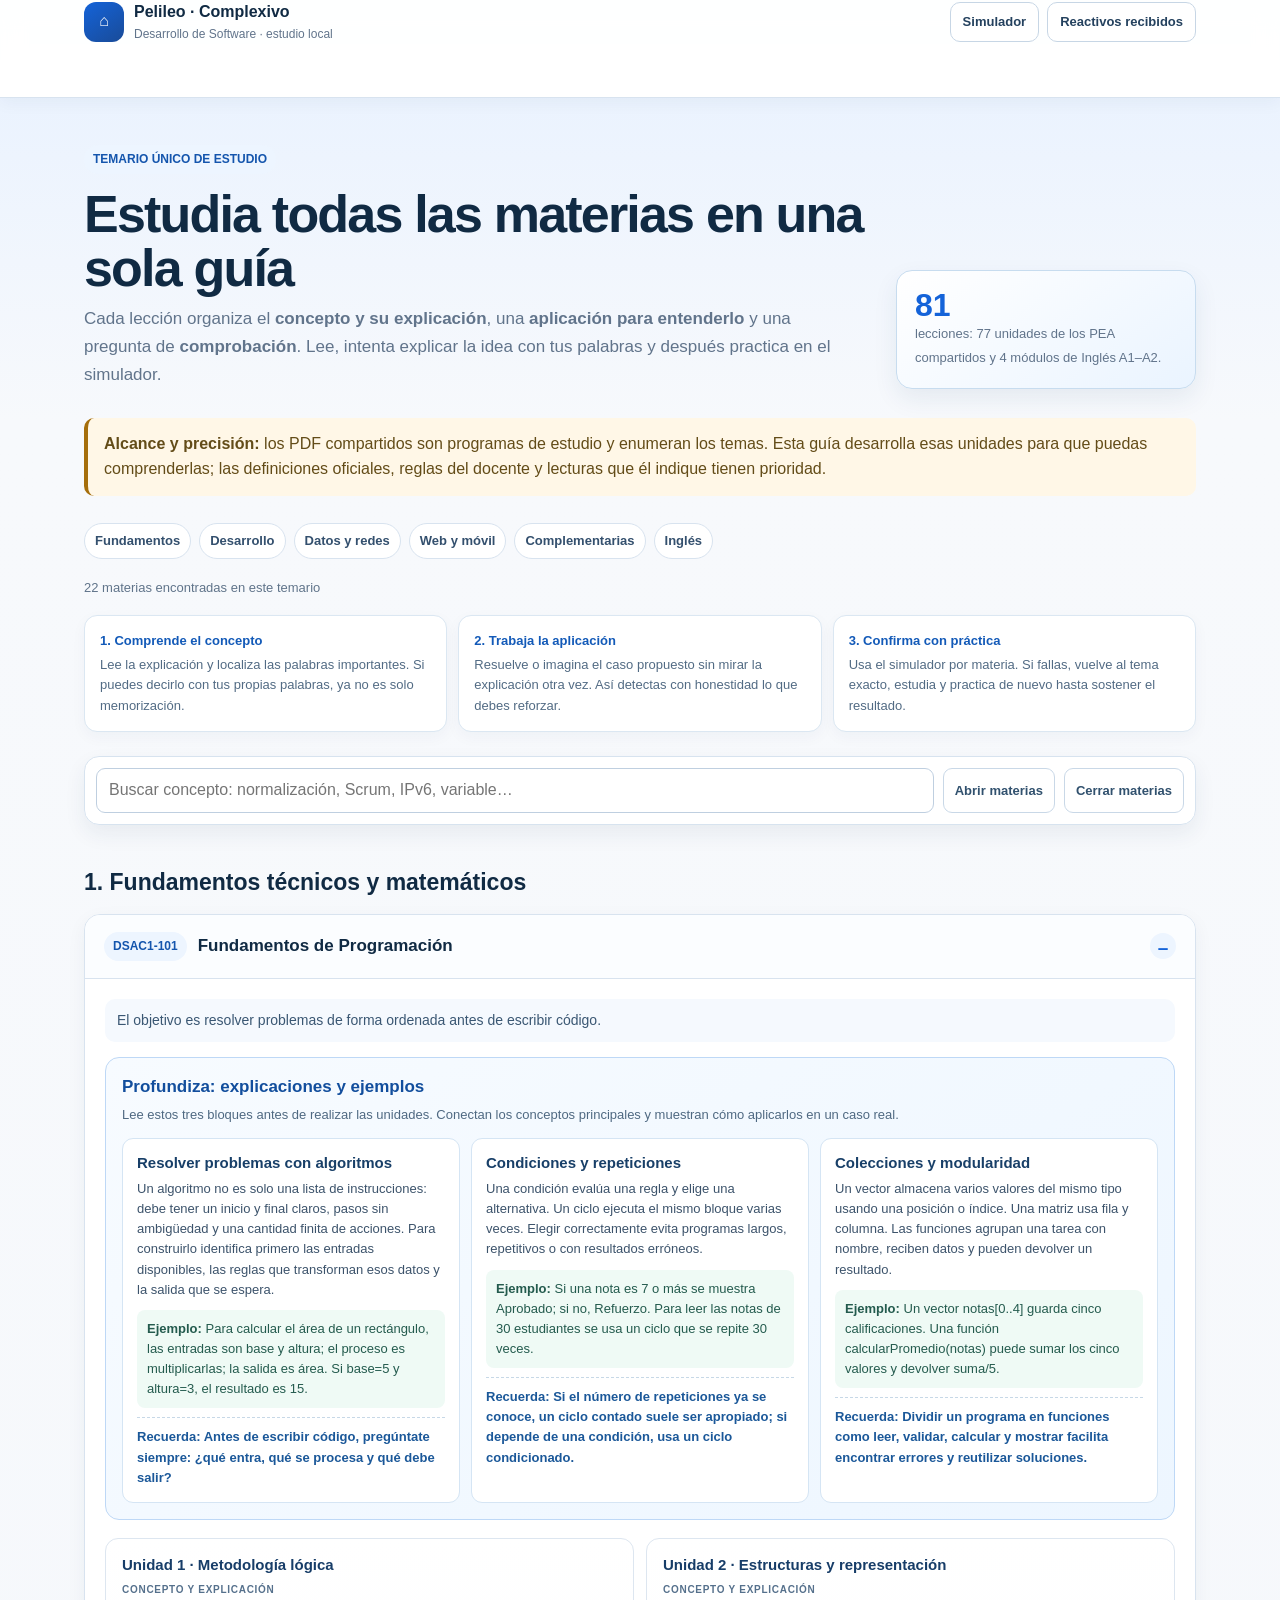
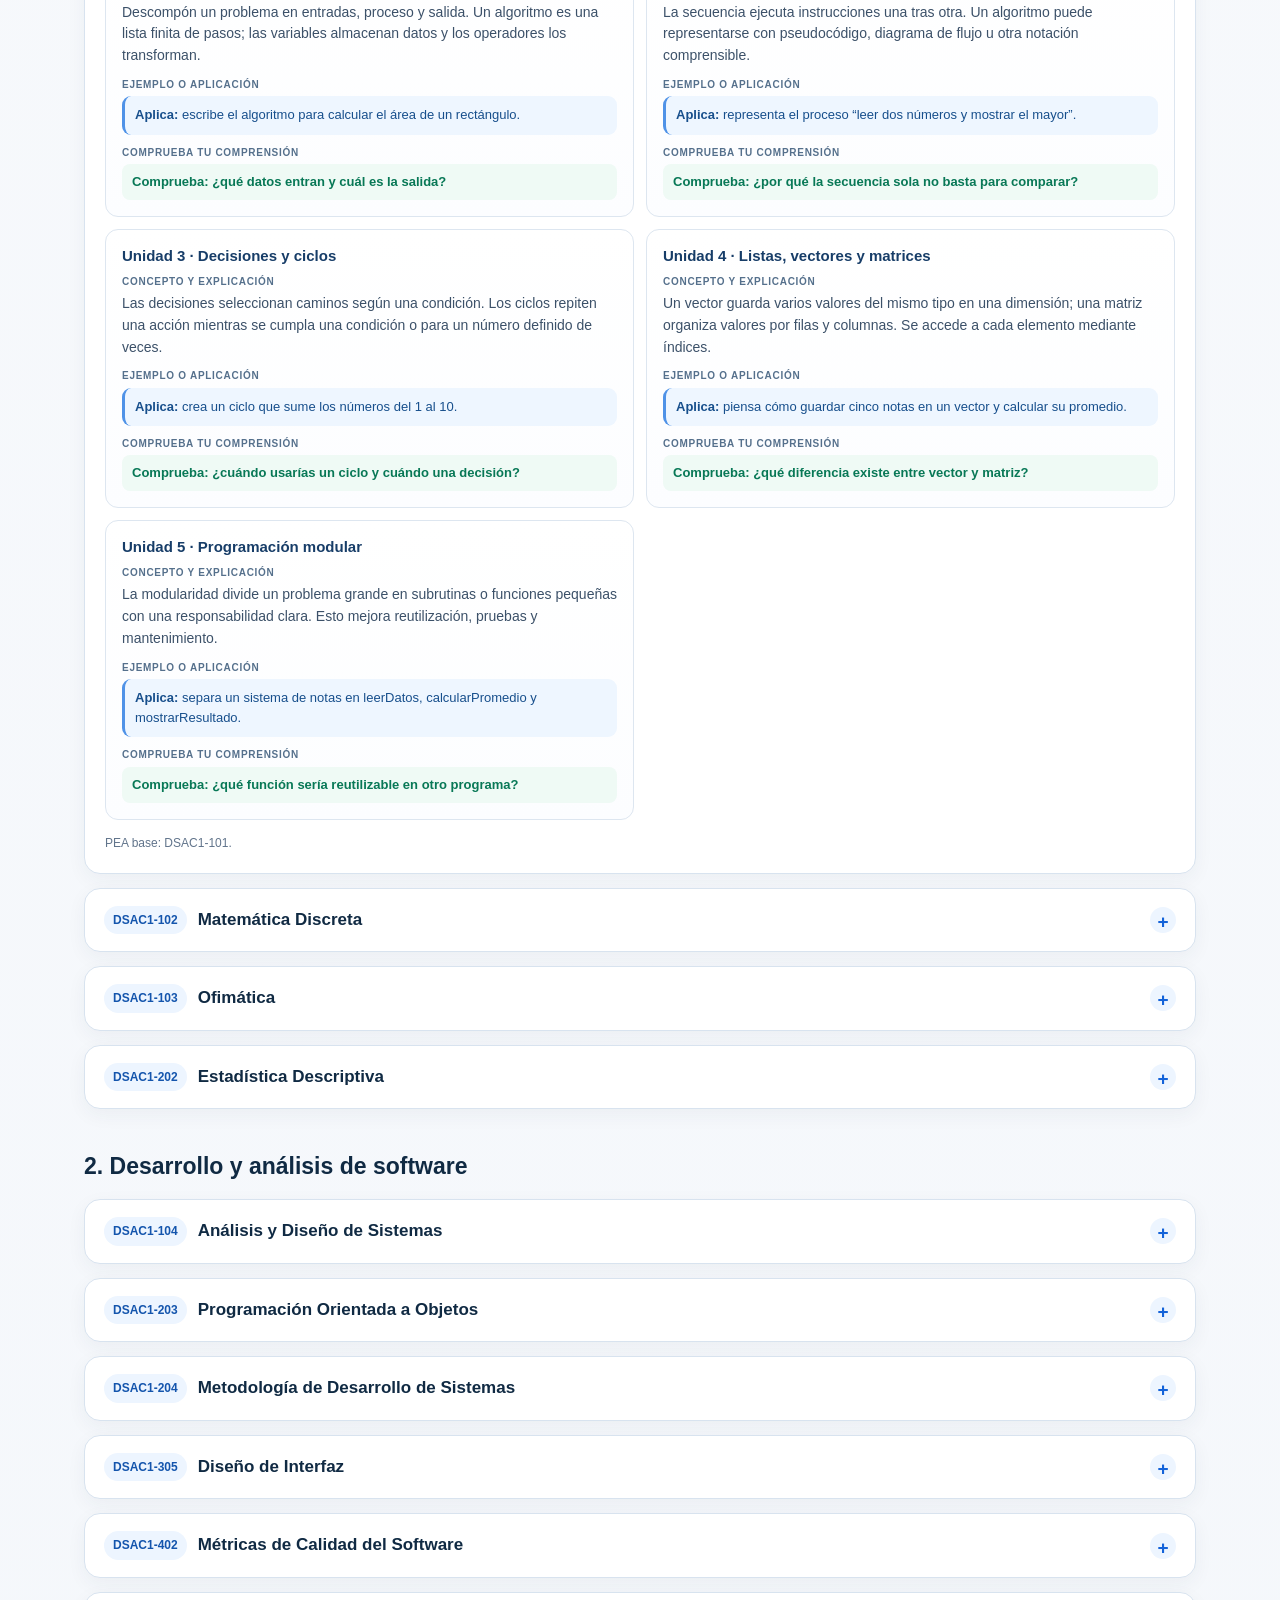
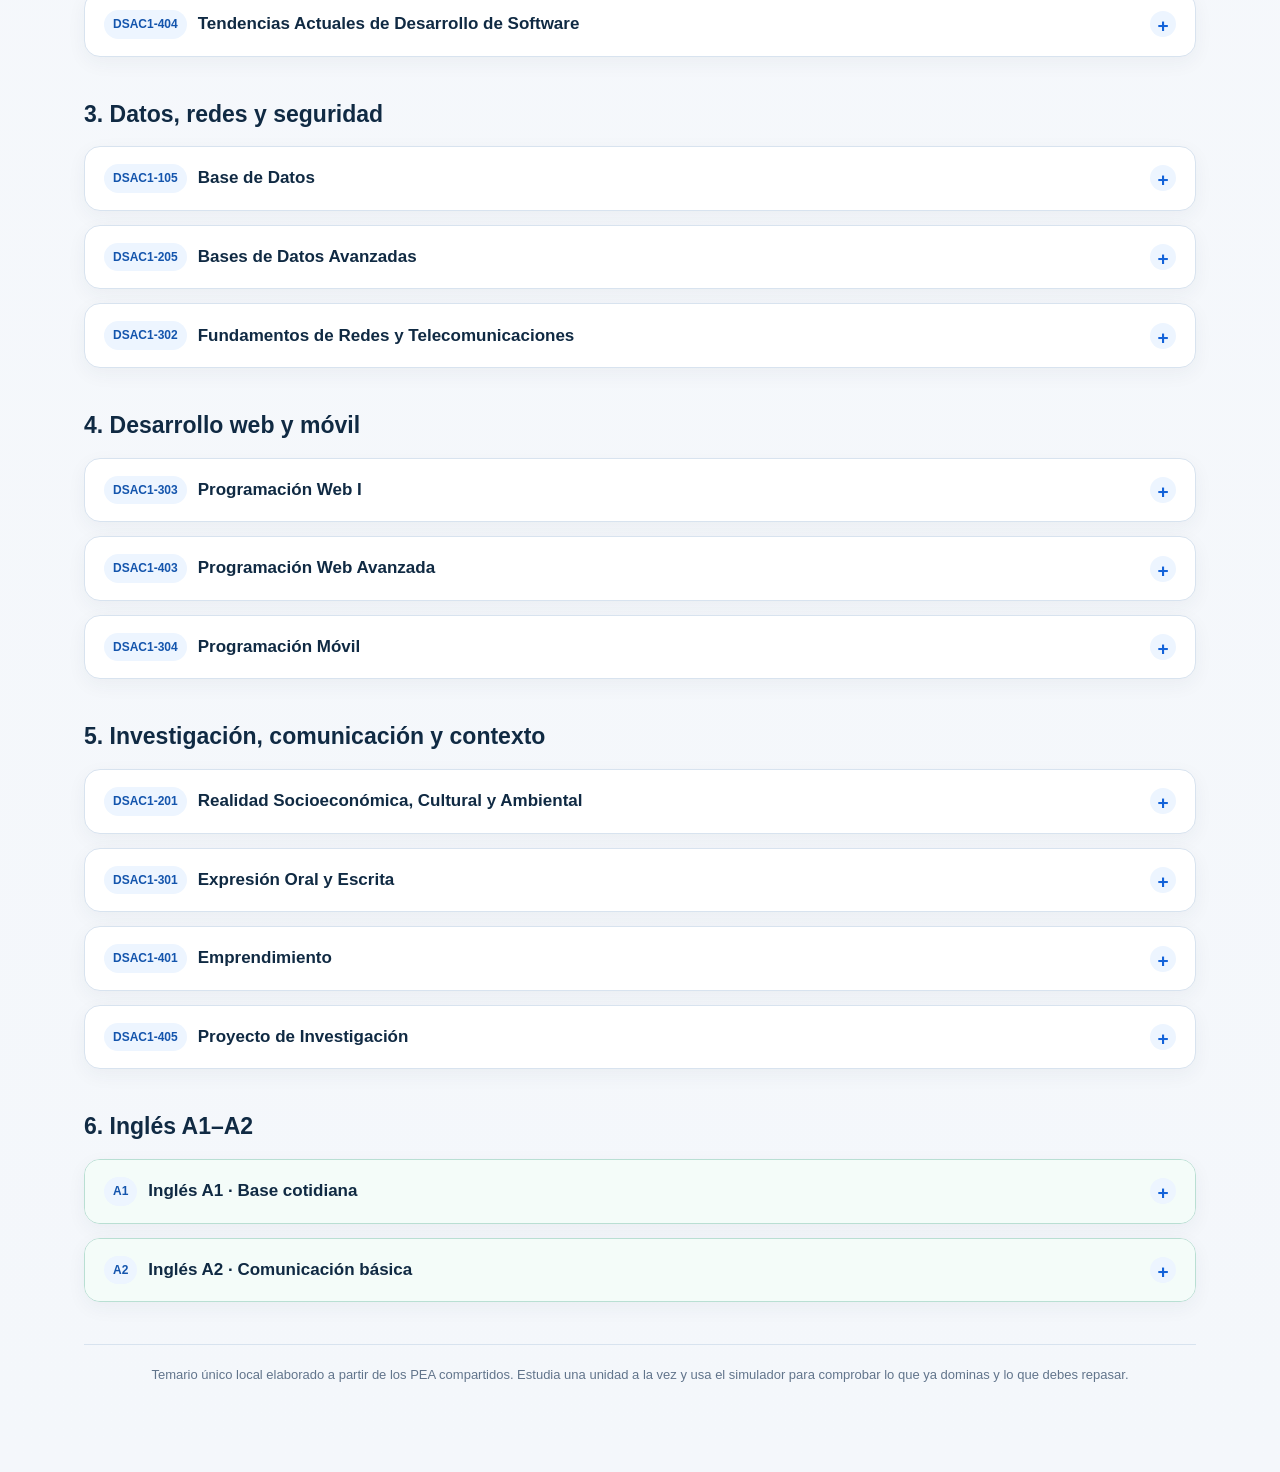
<file: Guia-de-Temas-Repaso.html>
<!doctype html>
<html lang="es">
<head>
<meta http-equiv="refresh" content="0; url=/Manual-de-Estudio-Completo.html">
<script>window.location.replace("/Manual-de-Estudio-Completo.html");</script>
<meta charset="utf-8">
<meta name="viewport" content="width=device-width,initial-scale=1">
<meta name="description" content="Guía local de temas para repasar el examen complexivo de Desarrollo de Software.">
<title>Pelileo · Guía de temas para repasar</title>
<style>
:root{--navy:#102a43;--blue:#1463d9;--ink:#102a43;--muted:#60728a;--line:#d9e3ef;--bg:#f4f7fb;--card:#fff;--soft:#eaf2ff;--green:#067b61}*{box-sizing:border-box}body{margin:0;background:linear-gradient(180deg,#edf4fb,#f8fafc 350px);color:var(--ink);font:16px/1.55 Inter,Segoe UI,Arial,sans-serif}.top{position:sticky;top:0;z-index:2;background:rgba(255,255,255,.95);border-bottom:1px solid var(--line);backdrop-filter:blur(12px)}.wrap{max-width:1120px;margin:auto;padding:0 24px 52px}.top .wrap{min-height:70px;display:flex;align-items:center;justify-content:space-between;gap:14px}.brand{display:flex;align-items:center;gap:10px;font-weight:850}.logo{display:grid;place-items:center;width:39px;height:39px;border-radius:12px;background:linear-gradient(145deg,#1463d9,#194b98);color:#fff}.brand small{display:block;color:var(--muted);font-weight:400;font-size:12px}.btn{display:inline-flex;align-items:center;justify-content:center;min-height:42px;padding:9px 14px;border:1px solid var(--blue);border-radius:10px;background:var(--blue);color:#fff;font-weight:800;text-decoration:none}.btn.alt{background:#fff;color:var(--ink);border-color:#c8d5e3}.hero{padding:48px 0 25px;display:grid;grid-template-columns:1fr 290px;gap:30px;align-items:end}.eyebrow{display:inline-block;padding:5px 9px;border-radius:999px;background:var(--soft);color:#1454ac;font-size:12px;font-weight:850}.hero h1{margin:13px 0 10px;font-size:clamp(34px,5vw,52px);line-height:1.05;letter-spacing:-1.8px}.hero p{max-width:720px;margin:0;color:var(--muted);font-size:17px}.summary{padding:19px;border:1px solid #cbdcf0;border-radius:16px;background:linear-gradient(145deg,#fff,#eef5ff);box-shadow:0 10px 25px rgba(30,63,105,.08)}.summary b{display:block;font-size:30px;line-height:1}.summary span{color:var(--muted);font-size:13px}.notice{margin:8px 0 26px;padding:14px 16px;border-left:4px solid #c58b18;border-radius:10px;background:#fff6e5;color:#604815}.nav{display:flex;gap:8px;flex-wrap:wrap;margin-bottom:24px}.nav a{padding:7px 10px;border:1px solid var(--line);border-radius:999px;background:#fff;color:#29445f;font-size:13px;font-weight:750;text-decoration:none}.nav a:hover{border-color:var(--blue);color:var(--blue)}h2.group{margin:38px 0 12px;font-size:22px}.course{margin:12px 0;border:1px solid var(--line);border-radius:15px;background:var(--card);box-shadow:0 5px 18px rgba(32,57,83,.045);overflow:hidden}.course summary{display:flex;align-items:center;gap:12px;padding:17px 19px;cursor:pointer;font-weight:850;list-style:none}.course summary::-webkit-details-marker{display:none}.course summary:after{content:'+';margin-left:auto;display:grid;place-items:center;width:25px;height:25px;border-radius:50%;background:var(--soft);color:var(--blue);font-size:19px;line-height:1}.course[open] summary{border-bottom:1px solid var(--line);background:#fbfdff}.course[open] summary:after{content:'–'}.code{min-width:51px;padding:3px 7px;border-radius:7px;background:#edf2f8;color:#4c6179;font-size:12px;text-align:center}.body{padding:18px 19px 21px}.body p{margin:0 0 14px;color:var(--muted);font-size:14px}.units{display:grid;grid-template-columns:repeat(2,minmax(0,1fr));gap:11px}.unit{padding:14px;border:1px solid #e0e8f1;border-radius:11px;background:#fff}.unit h3{margin:0 0 7px;font-size:15px;line-height:1.25}.unit ul{margin:0;padding-left:18px;color:#3d526b;font-size:14px}.unit li+li{margin-top:4px}.english{border-color:#b7dbd0}.english summary{background:#f3fcf8}.footer{margin-top:44px;color:var(--muted);font-size:13px;text-align:center}@media(max-width:760px){.wrap{padding-left:17px;padding-right:17px}.hero{grid-template-columns:1fr;padding-top:34px}.summary{max-width:240px}.units{grid-template-columns:1fr}.top .wrap{min-height:62px}.brand small{display:none}.btn{font-size:13px}.course summary{padding:15px}.body{padding:15px}.notice{font-size:14px}}
</style>
</head>
<body>
<header class="top"><div class="wrap"><div class="brand"><span class="logo">⌂</span><span>Pelileo · Complexivo<small>Desarrollo de Software · guía local</small></span></div><nav style="display:flex;gap:8px;flex-wrap:wrap;justify-content:flex-end"><a class="btn alt" href="/">Simulador</a><a class="btn" href="/Manual-de-Estudio-Completo.html">Manual</a><a class="btn" href="/Fichas-de-Repaso.html">Fichas</a><a class="btn" href="/Cuaderno-de-Practica.html">Cuaderno</a></nav></div></header>
<main class="wrap">
<section class="hero"><div><span class="eyebrow">GUÍA DE REPASO</span><h1>Temas que debes dominar</h1><p>Organizados desde los programas de estudio que compartiste. Úsalos como lista de verificación: marca mentalmente lo que ya comprendes y vuelve a practicar los puntos que aún te cuesten.</p></div><aside class="summary"><b>20</b><span>temarios recibidos y organizados<br>+ Inglés A1–A2</span></aside></section>
<p class="notice"><b>Forma recomendada de estudiar:</b> primero revisa un tema, luego busca su definición y un ejemplo, y finalmente practica preguntas de esa materia en el simulador. Los conceptos se irán ampliando sin cambiar esta lista.</p>
<p style="margin:-8px 0 24px"><a class="btn" href="/Fichas-de-Repaso.html">Abrir fichas con conceptos y ejemplos →</a></p>
<nav class="nav"><a href="#fundamentos">Fundamentos</a><a href="#desarrollo">Desarrollo de software</a><a href="#datos">Datos y calidad</a><a href="#web">Web y móvil</a><a href="#complementarias">Complementarias</a><a href="#ingles">Inglés A1–A2</a></nav>

<h2 id="fundamentos" class="group">1. Fundamentos técnicos y matemáticos</h2>
<details class="course" open><summary><span class="code">DSAC1-101</span>Fundamentos de Programación</summary><div class="body"><p>Base para resolver problemas y escribir programas estructurados.</p><div class="units"><article class="unit"><h3>Unidad 1 · Metodología lógica</h3><ul><li>Resolución de problemas computacionales.</li><li>Algoritmos, variables, constantes y operadores.</li><li>Pseudocódigo.</li></ul></article><article class="unit"><h3>Unidad 2 · Estructuras básicas</h3><ul><li>Representación de algoritmos.</li><li>Estructuras de secuencia.</li><li>Pensamiento algorítmico.</li></ul></article><article class="unit"><h3>Unidad 3 · Control</h3><ul><li>Decisiones: si, si-no y selección.</li><li>Ciclos o repeticiones.</li></ul></article><article class="unit"><h3>Unidades 4 y 5 · Modularidad</h3><ul><li>Listas, vectores y matrices.</li><li>Subprogramas, subrutinas y bloques.</li><li>Programación estructurada y paradigmas.</li></ul></article></div></div></details>
<details class="course"><summary><span class="code">DSAC1-102</span>Matemática Discreta</summary><div class="body"><p>Fundamentos matemáticos útiles para programación, lógica y estructuras de datos.</p><div class="units"><article class="unit"><h3>Unidad 1 · Conjuntos</h3><ul><li>Proposiciones y notación de conjuntos.</li><li>Operaciones y diagramas de Venn.</li></ul></article><article class="unit"><h3>Unidad 2 · Lógica proposicional</h3><ul><li>Operadores lógicos y tablas de verdad.</li><li>Tautología, contradicción y contingencia.</li></ul></article><article class="unit"><h3>Unidad 3 · Sistemas numéricos</h3><ul><li>Conversión binaria, decimal, octal y hexadecimal.</li><li>Operaciones binarias y álgebra de Boole.</li></ul></article><article class="unit"><h3>Unidad 4 · Grafos y árboles</h3><ul><li>Grafos, Dijkstra y Bellman-Ford.</li><li>Flujo: Ford-Fulkerson y Edmonds-Karp.</li><li>Árboles, BFS y DFS.</li></ul></article></div></div></details>
<details class="course"><summary><span class="code">DSAC1-103</span>Ofimática</summary><div class="body"><p>Herramientas digitales, sistemas operativos, colaboración y seguridad de información.</p><div class="units"><article class="unit"><h3>Unidad 1 · Sistemas operativos</h3><ul><li>Libres y propietarios.</li><li>Memoria, archivos y almacenamiento.</li><li>Usuarios, permisos y autenticación.</li></ul></article><article class="unit"><h3>Unidad 2 · Ofimática</h3><ul><li>Documentos: estilos, tablas, citas, APA/IEEE.</li><li>Hojas de cálculo, fórmulas y tablas dinámicas.</li><li>Presentaciones y exposición.</li></ul></article><article class="unit"><h3>Unidad 3 · Nube y seguridad</h3><ul><li>Drive, OneDrive y colaboración.</li><li>Contraseñas, doble factor, respaldos y cifrado.</li><li>Privacidad, ética digital y RGPD.</li></ul></article></div></div></details>
<details class="course"><summary><span class="code">DSAC1-202</span>Estadística Descriptiva</summary><div class="body"><p>Lectura, resumen e interpretación correcta de datos.</p><div class="units"><article class="unit"><h3>Unidad 1 · Frecuencias y gráficos</h3><ul><li>Tipos de variables.</li><li>Tablas agrupadas y no agrupadas.</li><li>Histogramas, barras y polígonos.</li></ul></article><article class="unit"><h3>Unidad 2 · Medidas numéricas</h3><ul><li>Media poblacional y muestral.</li><li>Tendencia central.</li><li>Rango, varianza y desviación estándar.</li></ul></article><article class="unit"><h3>Unidad 3 · Probabilidad</h3><ul><li>Reglas de probabilidad y adición.</li><li>Probabilidad condicional y Bayes.</li><li>Permutaciones y combinaciones.</li></ul></article><article class="unit"><h3>Unidad 4 · Distribuciones</h3><ul><li>Variables aleatorias.</li><li>Normal, binomial y Poisson.</li><li>Regresión simple y múltiple.</li></ul></article></div></div></details>

<h2 id="desarrollo" class="group">2. Desarrollo y análisis de software</h2>
<details class="course"><summary><span class="code">DSAC1-104</span>Análisis y Diseño de Sistemas</summary><div class="body"><p>Cómo comprender una necesidad y convertirla en un diseño de sistema coherente.</p><div class="units"><article class="unit"><h3>Unidad 1 · Análisis</h3><ul><li>Sistemas de información y clasificación.</li><li>Recopilación de información y requerimientos.</li><li>Factibilidad y ciclo de vida.</li></ul></article><article class="unit"><h3>Unidad 2 · Diagramas</h3><ul><li>Contexto, cero, lógico y físico.</li><li>Casos de uso, clases y actividades.</li><li>Entidades y atributos.</li></ul></article><article class="unit"><h3>Unidad 3 · Diseño</h3><ul><li>Entrada, interfaz y salida.</li><li>Procedimientos y diccionario de datos.</li></ul></article></div></div></details>
<details class="course"><summary><span class="code">DSAC1-203</span>Programación Orientada a Objetos</summary><div class="body"><p>Modelo de programación basado en objetos que colaboran entre sí.</p><div class="units"><article class="unit"><h3>Unidad 1 · Principios POO</h3><ul><li>Clases y objetos.</li><li>Herencia.</li><li>Clases abstractas e interfaces.</li></ul></article><article class="unit"><h3>Unidad 2 · Comportamiento</h3><ul><li>Polimorfismo.</li><li>Métodos estáticos.</li><li>Errores, excepciones y recursividad.</li></ul></article><article class="unit"><h3>Unidad 3 · Archivos e hilos</h3><ul><li>Ficheros y CRUD.</li><li>Hilos y ejecución múltiple.</li></ul></article><article class="unit"><h3>Unidad 4 · GUI y MVC</h3><ul><li>Interfaz gráfica de usuario.</li><li>Patrón Modelo-Vista-Controlador.</li><li>Base de datos y CRUD.</li></ul></article></div></div></details>
<details class="course"><summary><span class="code">DSAC1-204</span>Metodología de Desarrollo de Sistemas</summary><div class="body"><p>Formas de organizar, documentar y gestionar el desarrollo de software.</p><div class="units"><article class="unit"><h3>Unidad 1 · Tradicionales</h3><ul><li>Ciclo de vida del software.</li><li>SSADM, MERISE y RUP.</li></ul></article><article class="unit"><h3>Unidad 2 · Ágiles</h3><ul><li>Manifiesto Ágil.</li><li>Scrum, Kanban, XP y Crystal Clear.</li><li>Desarrollo de aplicaciones móviles.</li></ul></article><article class="unit"><h3>Unidad 3 · UML</h3><ul><li>Casos de uso, actores y relaciones.</li><li>Documentación de casos de uso.</li><li>Diagramas de estructura y comportamiento.</li></ul></article><article class="unit"><h3>Unidad 4 · Caso práctico</h3><ul><li>Elegir una metodología.</li><li>Aplicar Scrum, RUP o XP a un caso.</li></ul></article></div></div></details>
<details class="course"><summary><span class="code">DSAC1-305</span>Diseño de Interfaz</summary><div class="body"><p>Diseño de experiencias comprensibles y útiles para las personas usuarias.</p><div class="units"><article class="unit"><h3>Unidad 1 · Fundamentos</h3><ul><li>Diseño, multimedia y usabilidad.</li><li>Tipos y proceso de diseño.</li></ul></article><article class="unit"><h3>Unidad 2 · Enfoques</h3><ul><li>Interfaz centrada en el usuario.</li><li>Interfaz centrada en compañía o tecnología.</li></ul></article><article class="unit"><h3>Unidad 3 · Prototipado</h3><ul><li>Tipos de prototipos.</li><li>Prototipos de aplicaciones web.</li></ul></article><article class="unit"><h3>Unidad 4 · Multimedia</h3><ul><li>Herramientas web y de escritorio.</li><li>Producto multimedia.</li></ul></article></div></div></details>
<details class="course"><summary><span class="code">DSAC1-402</span>Métricas de Calidad del Software</summary><div class="body"><p>Cómo medir la calidad y construir software confiable y seguro.</p><div class="units"><article class="unit"><h3>Unidad 1 · Calidad</h3><ul><li>Definiciones y costos de mala calidad.</li><li>Gestión de calidad total.</li></ul></article><article class="unit"><h3>Unidad 2 · Atributos</h3><ul><li>Funcionalidad, confiabilidad y usabilidad.</li><li>Eficiencia, escalabilidad y portabilidad.</li></ul></article><article class="unit"><h3>Unidad 3 · Estándares y pruebas</h3><ul><li>Normas ISO.</li><li>Técnicas, tipos y procesos de prueba.</li><li>Automatización de pruebas.</li></ul></article><article class="unit"><h3>Unidad 4 · Seguridad</h3><ul><li>Seguridad durante el desarrollo.</li><li>Confidencialidad, integridad y disponibilidad.</li><li>Gestión y pruebas de seguridad.</li></ul></article></div></div></details>
<details class="course"><summary><span class="code">DSAC1-404</span>Tendencias Actuales de Desarrollo de Software</summary><div class="body"><p>Tecnologías emergentes y criterios para utilizarlas de forma responsable.</p><div class="units"><article class="unit"><h3>Unidad 1 · Tendencias</h3><ul><li>Python, Java, C++ y JavaScript.</li><li>IDEs, TensorFlow, React y Kubernetes.</li><li>DevOps, microservicios e IA.</li></ul></article><article class="unit"><h3>Unidad 2 · Arduino</h3><ul><li>Ecosistema, placas y microcontroladores.</li><li>Bluetooth, WiFi, GSM, sensores y seguridad.</li></ul></article><article class="unit"><h3>Unidad 3 · RA y RV</h3><ul><li>Diferencias entre realidad aumentada y virtual.</li><li>Aplicaciones, dispositivos y diseño.</li></ul></article><article class="unit"><h3>Unidad 4 · Inteligencia artificial</h3><ul><li>IA, aprendizaje automático y redes neuronales.</li><li>Aplicaciones, beneficios y desafíos.</li></ul></article></div></div></details>

<h2 id="datos" class="group">3. Datos, redes y seguridad</h2>
<details class="course"><summary><span class="code">DSAC1-105</span>Base de Datos</summary><div class="body"><p>Modelamiento, almacenamiento y consulta ordenada de información.</p><div class="units"><article class="unit"><h3>Unidad 1 · Fundamentos</h3><ul><li>Entidades, atributos y relaciones.</li><li>Cardinalidad 1:1, 1:N y N:M.</li></ul></article><article class="unit"><h3>Unidad 2 · Modelamiento</h3><ul><li>Modelo entidad-relación.</li><li>Claves e integridad relacional.</li></ul></article><article class="unit"><h3>Unidad 3 · Implementación</h3><ul><li>Normalización: 1FN, 2FN y 3FN.</li><li>Modelo conceptual, lógico y físico.</li><li>DDL, DML y MySQL.</li></ul></article><article class="unit"><h3>Unidad 4 · NoSQL</h3><ul><li>Características, tipos y diferencias con SQL.</li><li>Ventajas, desventajas e integración.</li></ul></article></div></div></details>
<details class="course"><summary><span class="code">DSAC1-205</span>Bases de Datos Avanzadas</summary><div class="body"><p>Operaciones avanzadas, consistencia de datos y control de acceso.</p><div class="units"><article class="unit"><h3>Unidad 1 · Sentencias e índices</h3><ul><li>DDL y DML complejas.</li><li>Índices.</li></ul></article><article class="unit"><h3>Unidad 2 · Triggers y vistas</h3><ul><li>Estructura e implementación de triggers.</li><li>Creación de vistas.</li></ul></article><article class="unit"><h3>Unidad 3 · Automatización</h3><ul><li>Procedimientos almacenados y funciones.</li><li>Índices y cursores.</li></ul></article><article class="unit"><h3>Unidad 4 · Transacciones</h3><ul><li>BEGIN, COMMIT, ROLLBACK y ACID.</li><li>Concurrencia y niveles de aislamiento.</li><li>Roles, permisos, respaldos y CIA.</li></ul></article></div></div></details>
<details class="course"><summary><span class="code">DSAC1-302</span>Fundamentos de Redes y Telecomunicaciones</summary><div class="body"><p>Comunicación entre dispositivos y servicios en red.</p><div class="units"><article class="unit"><h3>Unidad 1 · Redes</h3><ul><li>Tipos, topologías y dispositivos.</li><li>OSI/ISO y TCP/IP.</li><li>IPv4, IPv6, DHCP, subredes y VLSM.</li><li>Ping y Packet Tracer.</li></ul></article><article class="unit"><h3>Unidad 2 · Aplicaciones</h3><ul><li>Recursos y permisos en LAN.</li><li>TCP, UDP, confirmaciones y retransmisiones.</li></ul></article><article class="unit"><h3>Unidad 3 · Arquitectura</h3><ul><li>Gigabit Ethernet, MetroEthernet y WiMAX.</li></ul></article><article class="unit"><h3>Unidad 4 · Tendencias</h3><ul><li>Convergencia de voz, datos y video.</li><li>SIP, VoIP y WebRTC.</li><li>Redes 3G, 4G y 5G.</li></ul></article></div></div></details>

<h2 id="web" class="group">4. Desarrollo web y móvil</h2>
<details class="course"><summary><span class="code">DSAC1-303</span>Programación Web I</summary><div class="body"><p>Construcción de sitios web desde su estructura hasta su publicación.</p><div class="units"><article class="unit"><h3>Unidad 1 · Web</h3><ul><li>Internet, frontend y backend.</li><li>HTML, CSS y JavaScript.</li></ul></article><article class="unit"><h3>Unidad 2 · CMS y despliegue</h3><ul><li>Gestores de contenido.</li><li>Páginas, formularios, hosting y dominio.</li></ul></article><article class="unit"><h3>Unidad 3 · Frontend</h3><ul><li>JavaScript y TypeScript.</li><li>Frameworks frontend y producción.</li><li>E-commerce integrando frontend y backend.</li></ul></article></div></div></details>
<details class="course"><summary><span class="code">DSAC1-403</span>Programación Web Avanzada</summary><div class="body"><p>Servicios web, APIs y aplicaciones escalables.</p><div class="units"><article class="unit"><h3>Unidad 1 · Back-end</h3><ul><li>Servidores y protocolos.</li><li>Modelos y bases de datos.</li><li>Lenguajes de back-end.</li></ul></article><article class="unit"><h3>Unidad 2 · Arquitectura</h3><ul><li>Node.js, Python y Ruby.</li><li>MVC, MVVM y arquitectura de aplicaciones.</li></ul></article><article class="unit"><h3>Unidad 3 · Aplicaciones avanzadas</h3><ul><li>Frameworks: Django, Spring Boot, Rails.</li><li>WebSockets, GraphQL y escalabilidad.</li><li>Pruebas y depuración.</li></ul></article><article class="unit"><h3>Unidad 4 · APIs RESTful</h3><ul><li>Diseño e implementación REST.</li><li>JWT, autenticación y seguridad.</li><li>Swagger o Redocly.</li></ul></article></div></div></details>
<details class="course"><summary><span class="code">DSAC1-304</span>Programación Móvil</summary><div class="body"><p>Diseño de aplicaciones para dispositivos con movilidad, conectividad y batería limitadas.</p><div class="units"><article class="unit"><h3>Unidad 1 · Lenguajes móviles</h3><ul><li>Aplicaciones nativas, híbridas y web.</li><li>Comparación de lenguajes móviles.</li></ul></article><article class="unit"><h3>Unidad 2 · Movilidad</h3><ul><li>Ancho de banda, latencia y conectividad intermitente.</li><li>Seguridad, privacidad y compatibilidad.</li></ul></article><article class="unit"><h3>Unidad 3 · Localización</h3><ul><li>GPS, WiFi, Bluetooth y NFC.</li><li>Navegación, geolocalización y seguimiento.</li></ul></article><article class="unit"><h3>Unidad 4 · Rendimiento</h3><ul><li>Consumo de hardware, software, red y pantalla.</li><li>Optimización de desempeño y energía.</li></ul></article></div></div></details>

<h2 id="complementarias" class="group">5. Investigación, comunicación y contexto</h2>
<details class="course"><summary><span class="code">DSAC1-201</span>Realidad Socioeconómica, Cultural y Ambiental</summary><div class="body"><p>Contexto ecuatoriano, inclusión y responsabilidad ambiental.</p><div class="units"><article class="unit"><h3>Unidad 1 · Economía ecuatoriana</h3><ul><li>Sectores económicos.</li><li>PIB, inflación y desempleo.</li><li>Políticas económicas.</li></ul></article><article class="unit"><h3>Unidad 2 · Equidad de género</h3><ul><li>Sexo, género, roles y estereotipos.</li><li>Derechos y participación de las mujeres.</li></ul></article><article class="unit"><h3>Unidad 3 · Cultura</h3><ul><li>Diversidad, costumbres y tradiciones.</li><li>Movimientos sociales y globalización.</li></ul></article><article class="unit"><h3>Unidad 4 · Ambiente</h3><ul><li>Deforestación, contaminación y cambio climático.</li><li>Conservación y relación sociedad-ambiente.</li></ul></article></div></div></details>
<details class="course"><summary><span class="code">DSAC1-301</span>Expresión Oral y Escrita</summary><div class="body"><p>Comunicación clara para explicar, argumentar y documentar ideas.</p><div class="units"><article class="unit"><h3>Unidad 1 · Comunicación</h3><ul><li>Concepto, elementos y tipos.</li></ul></article><article class="unit"><h3>Unidad 2 · Expresión oral</h3><ul><li>Características y formas individuales.</li><li>Técnicas de comunicación grupal.</li></ul></article><article class="unit"><h3>Unidad 3 · Comunicación escrita</h3><ul><li>Redacción, ortografía y oraciones.</li><li>Documentos y sus tipos.</li></ul></article><article class="unit"><h3>Unidad 4 · Artículo y ensayo</h3><ul><li>Definición, tipos y elaboración.</li></ul></article></div></div></details>
<details class="course"><summary><span class="code">DSAC1-401</span>Emprendimiento</summary><div class="body"><p>Creación de propuestas de valor con enfoque social, sostenible y digital.</p><div class="units"><article class="unit"><h3>Unidad 1 · Emprendimiento</h3><ul><li>Emprendimiento, género e interculturalidad.</li><li>Grupos socioculturales.</li></ul></article><article class="unit"><h3>Unidad 2 · Liderazgo</h3><ul><li>Liderazgo individual, de equipo y organización.</li><li>Economía circular.</li></ul></article><article class="unit"><h3>Unidad 3 · Innovación</h3><ul><li>Innovación y design thinking.</li><li>Emprendimiento sostenible.</li><li>Factores, tipos y fuentes de innovación.</li></ul></article><article class="unit"><h3>Unidad 4 · Negocio y marketing</h3><ul><li>Modelo de negocio.</li><li>Plan de marketing y venta digital.</li><li>Medición, automatización y monitorización.</li></ul></article></div></div></details>
<details class="course"><summary><span class="code">DSAC1-405</span>Proyecto de Investigación</summary><div class="body"><p>Planificación, ejecución, control y comunicación de un proyecto científico o técnico.</p><div class="units"><article class="unit"><h3>Unidad 1 · Preparación</h3><ul><li>Problema, entorno, objetivos y alcance.</li><li>Recursos y planificación temporal.</li></ul></article><article class="unit"><h3>Unidad 2 · Gestión</h3><ul><li>Plan de trabajo e indicadores.</li><li>Cambios, riesgos y stakeholders.</li><li>Liderazgo, motivación y conflictos.</li></ul></article><article class="unit"><h3>Unidad 3 · Presentación</h3><ul><li>Audiencia, formato y estructura.</li><li>Información y elementos visuales.</li><li>Ensayo, tabulación y análisis.</li></ul></article></div></div></details>

<h2 id="ingles" class="group">6. Inglés</h2>
<details class="course english"><summary><span class="code">A1–A2</span>Inglés A1–A2</summary><div class="body"><p>Alcance de práctica incluido en el simulador. Si tu institución define un temario más específico, lo incorporaremos cuando lo compartas.</p><div class="units"><article class="unit"><h3>A1 · Base cotidiana</h3><ul><li>Pronombres y verbo <em>to be</em>.</li><li>Presente simple y rutinas.</li><li>Saludos, información personal, números y tiempo.</li></ul></article><article class="unit"><h3>A2 · Comunicación básica</h3><ul><li>Preguntas en presente simple.</li><li>Vocabulario cotidiano.</li><li>Comparativos sencillos.</li><li>Comprensión de frases y situaciones comunes.</li></ul></article></div></div></details>
<p class="footer">Guía elaborada a partir de los programas de estudio que compartiste. Es una guía de práctica, no reemplaza las indicaciones oficiales de tu institución.</p>
</main>
</body>
</html>
</file>
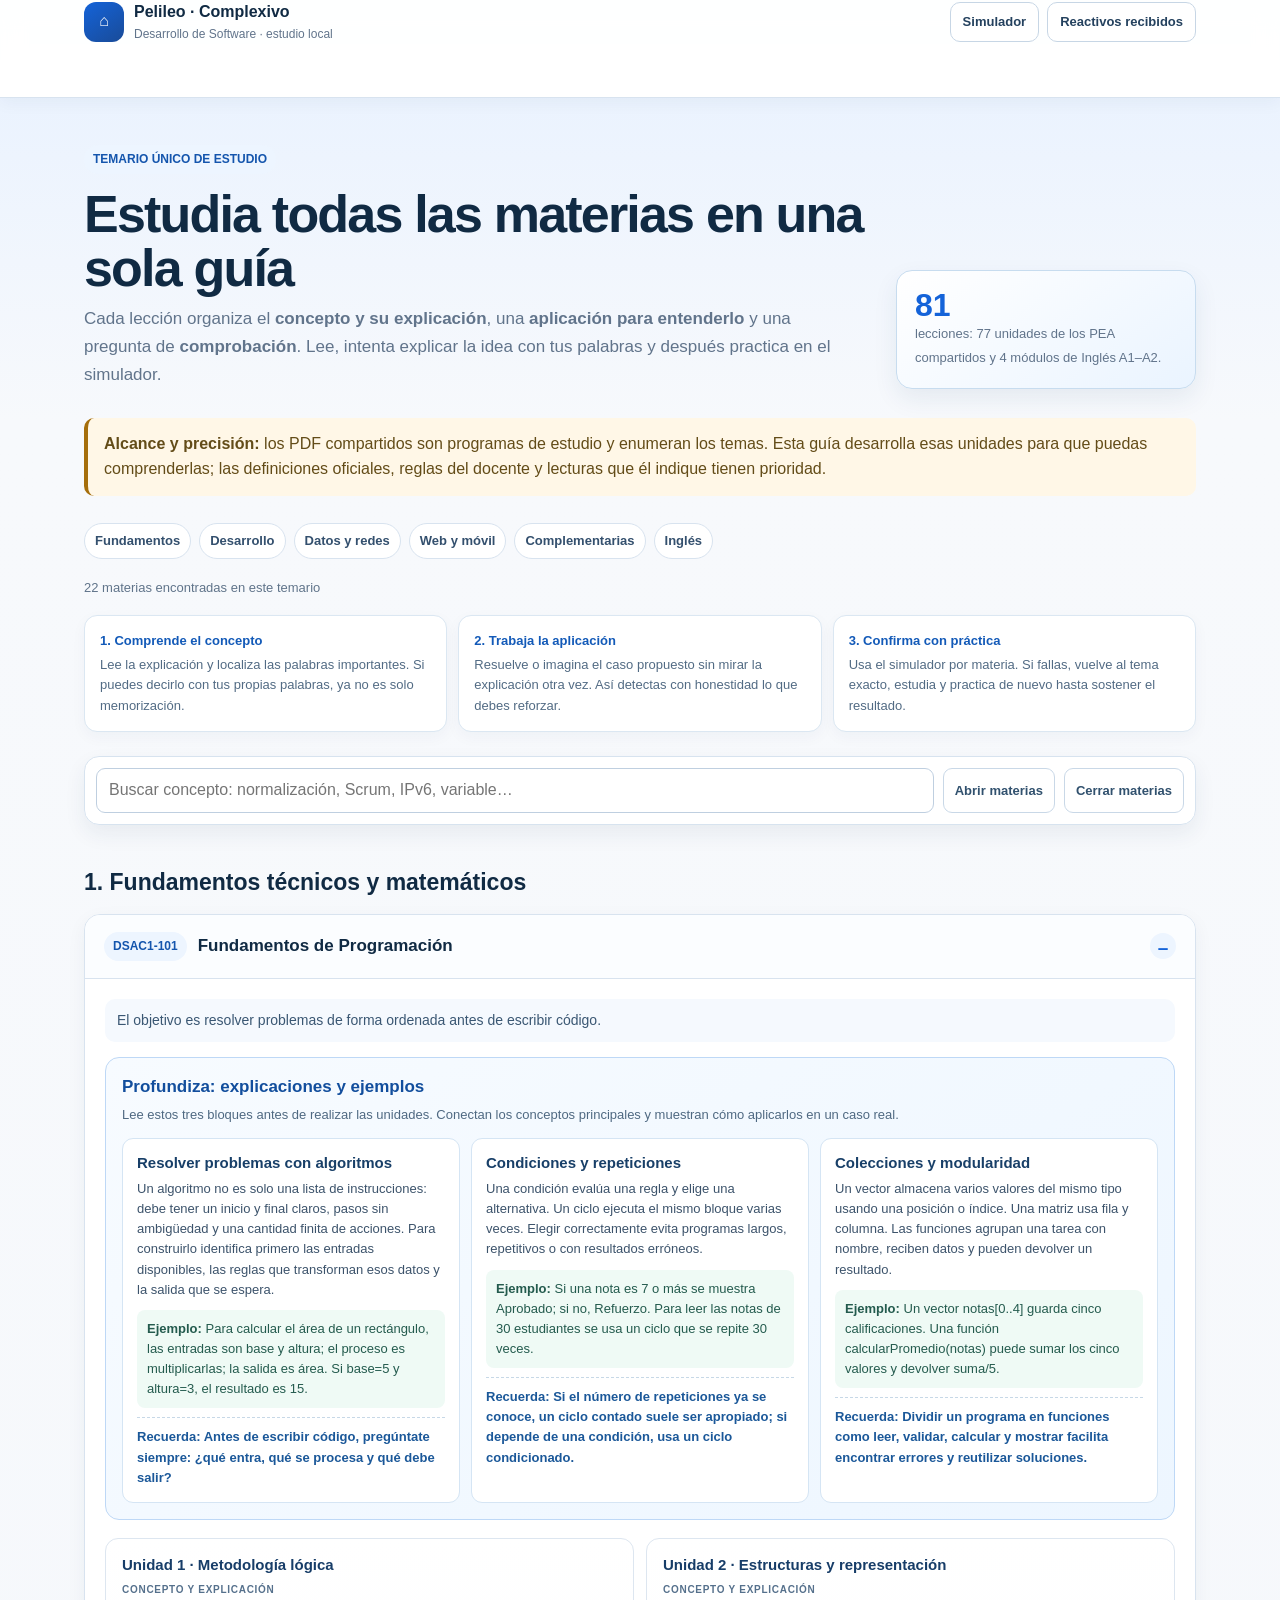
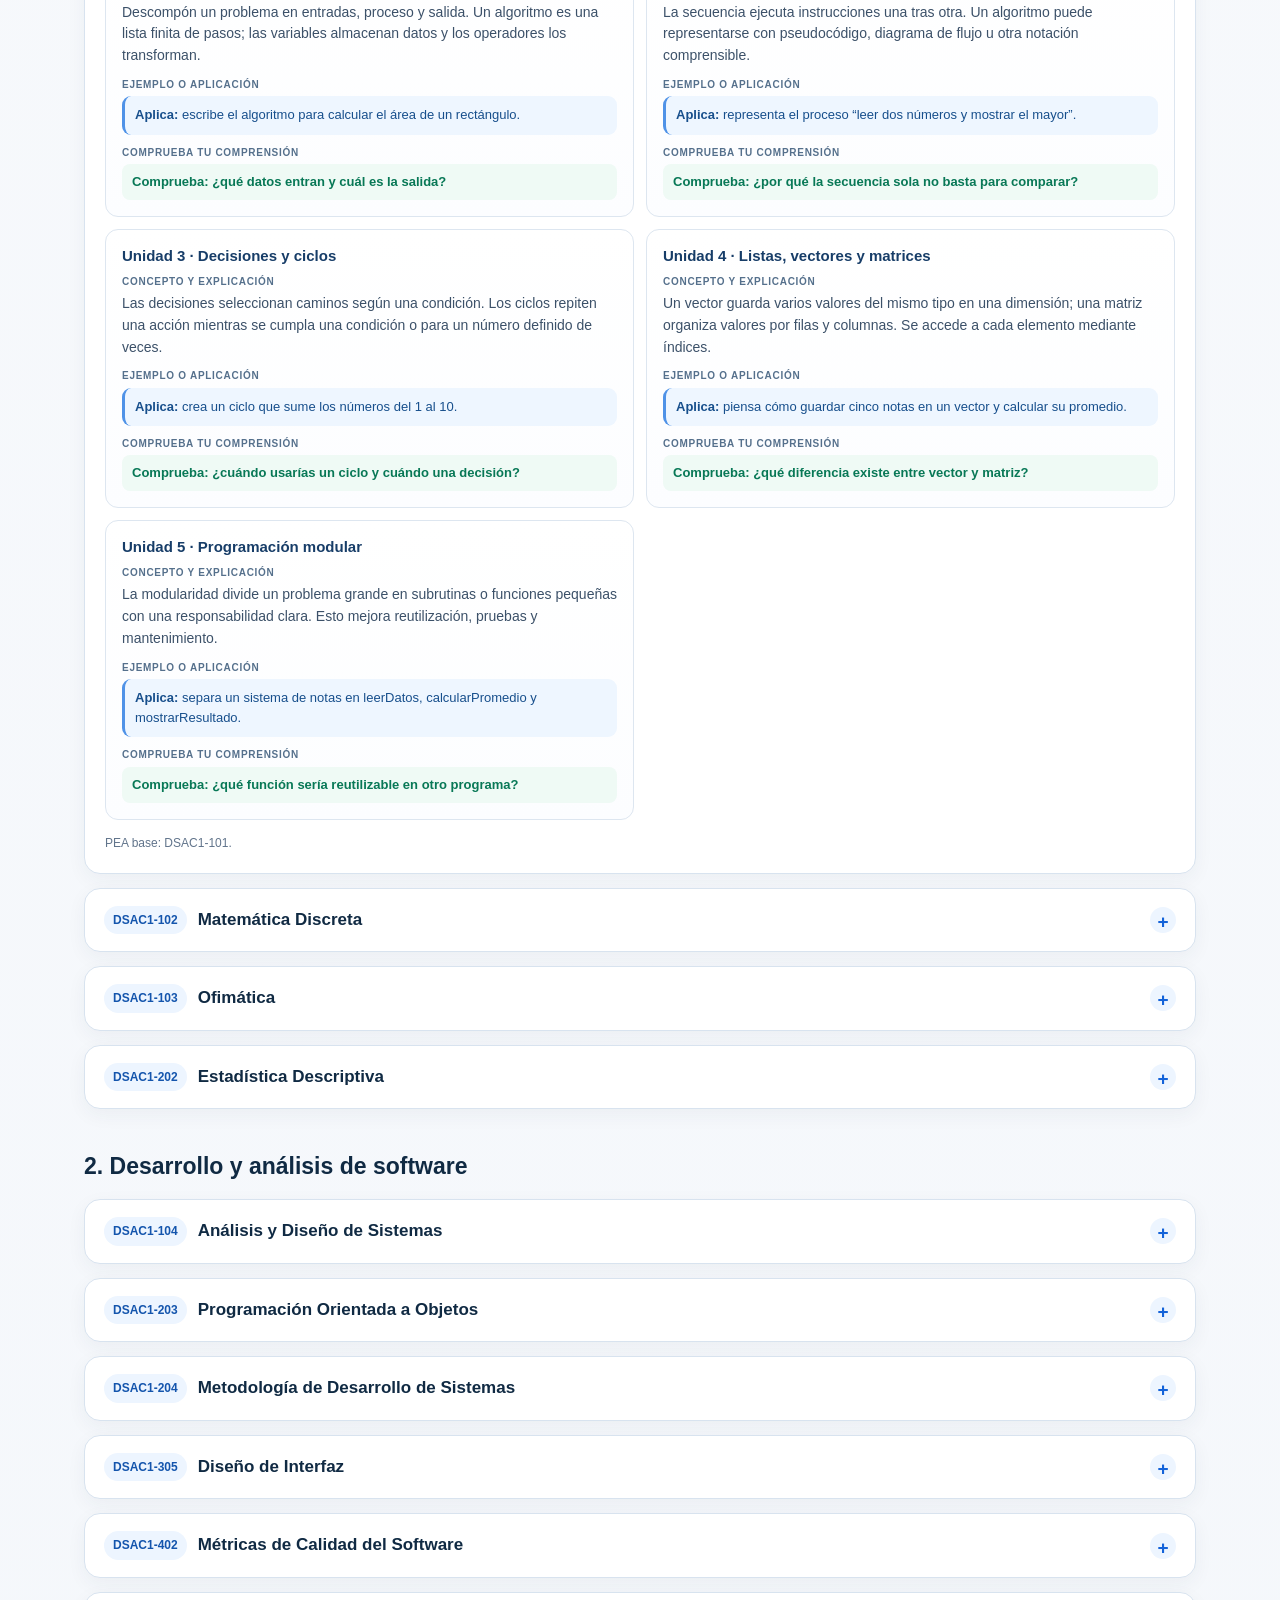
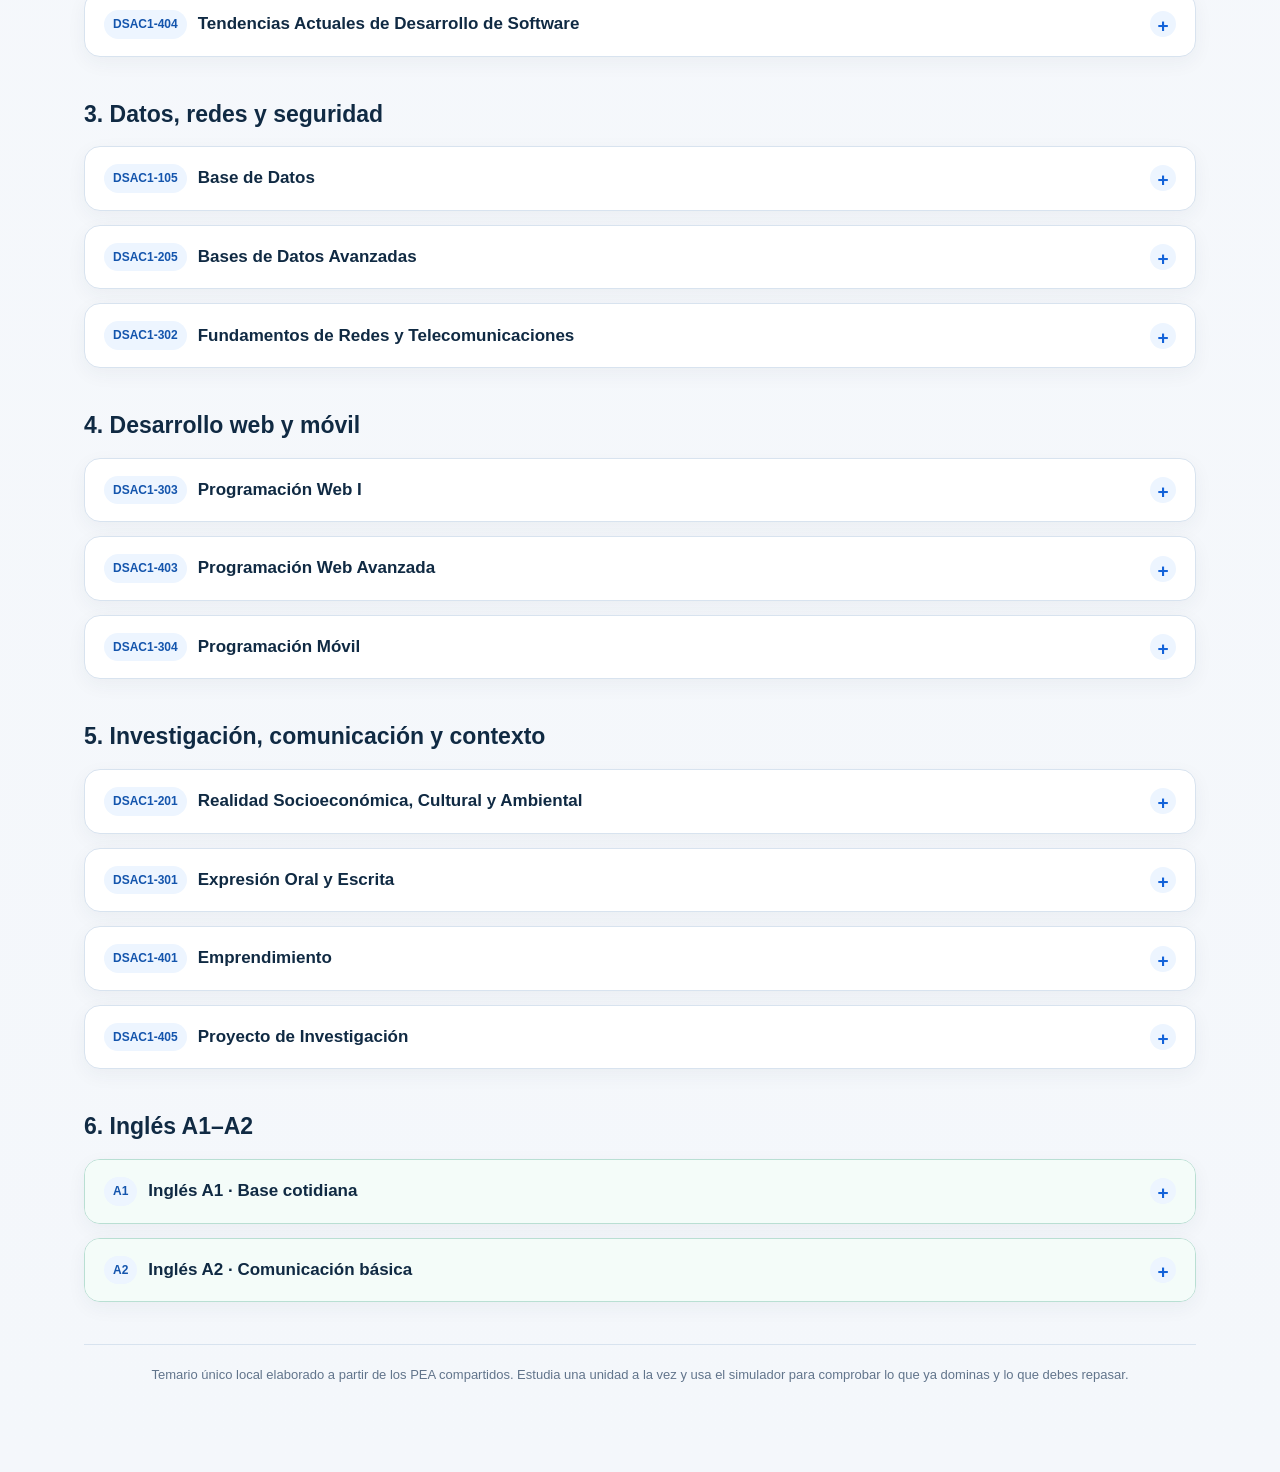
<file: Manual-de-Estudio-Completo.html>
<!doctype html>
<html lang="es">
<head>
<meta charset="utf-8"><meta name="viewport" content="width=device-width,initial-scale=1">
<title>Pelileo · Temario de estudio completo</title>
<style>
:root{--navy:#102a43;--blue:#1463d9;--ink:#102a43;--muted:#61748b;--line:#d8e3ef;--soft:#edf5ff;--bg:#f5f8fb;--card:#fff;--green:#087856;--gold:#a56e0b}*{box-sizing:border-box}body{margin:0;background:linear-gradient(180deg,#edf4fb,#f9fbfd 420px);color:var(--ink);font:16px/1.55 Inter,Segoe UI,Arial,sans-serif}.top{position:sticky;top:0;z-index:5;background:rgba(255,255,255,.96);border-bottom:1px solid var(--line);backdrop-filter:blur(12px)}.wrap{max-width:1160px;margin:auto;padding:0 24px 54px}.top .wrap{min-height:70px;display:flex;align-items:center;justify-content:space-between;gap:14px}.brand{display:flex;align-items:center;gap:10px;font-weight:850}.logo{display:grid;place-items:center;width:40px;height:40px;border-radius:12px;background:linear-gradient(145deg,#1463d9,#194b98);color:#fff}.brand small{display:block;color:var(--muted);font-size:12px;font-weight:400}.links{display:flex;gap:8px;flex-wrap:wrap;justify-content:flex-end}.btn{display:inline-flex;align-items:center;justify-content:center;min-height:40px;padding:8px 12px;border:1px solid #c7d6e5;border-radius:10px;background:#fff;color:#24415e;font-size:13px;font-weight:800;text-decoration:none}.btn:hover{border-color:var(--blue);color:var(--blue)}.hero{padding:47px 0 24px;display:grid;grid-template-columns:1fr 300px;gap:30px;align-items:end}.eyebrow,.code{display:inline-block;padding:5px 9px;border-radius:999px;background:var(--soft);color:#1455ad;font-size:12px;font-weight:850}.hero h1{margin:13px 0 10px;font-size:clamp(34px,5vw,52px);line-height:1.04;letter-spacing:-1.8px}.hero p{margin:0;max-width:760px;color:var(--muted);font-size:17px}.summary{padding:18px;border:1px solid #c7dcef;border-radius:16px;background:linear-gradient(145deg,#fff,#edf5ff);box-shadow:0 10px 25px rgba(31,62,101,.08)}.summary b{display:block;font-size:32px;line-height:1}.summary span{color:var(--muted);font-size:13px}.notice{margin:5px 0 27px;padding:14px 16px;border-left:4px solid var(--gold);border-radius:10px;background:#fff7e7;color:#634c18}.nav{display:flex;gap:8px;flex-wrap:wrap;margin-bottom:28px}.nav a{padding:7px 10px;border:1px solid var(--line);border-radius:999px;background:#fff;color:#34506e;font-size:13px;font-weight:750;text-decoration:none}.nav a:hover{color:var(--blue);border-color:var(--blue)}h2.group{margin:40px 0 13px;font-size:23px}.course{margin:14px 0;border:1px solid var(--line);border-radius:16px;background:var(--card);box-shadow:0 6px 19px rgba(30,56,81,.05);overflow:hidden}.course summary{display:flex;align-items:center;gap:11px;padding:17px 19px;cursor:pointer;font-weight:850;list-style:none}.course summary::-webkit-details-marker{display:none}.course summary:after{content:'+';margin-left:auto;display:grid;place-items:center;width:26px;height:26px;border-radius:50%;background:var(--soft);color:var(--blue);font-size:19px}.course[open] summary{border-bottom:1px solid var(--line);background:#fbfdff}.course[open] summary:after{content:'–'}.course-body{padding:18px 19px 21px}.course-intro{margin:0 0 14px;color:var(--muted);font-size:14px}.units{display:grid;grid-template-columns:repeat(2,minmax(0,1fr));gap:12px}.unit{padding:15px;border:1px solid #dde6f0;border-radius:13px;background:#fff}.unit h3{margin:0 0 8px;font-size:15px;line-height:1.3}.unit p{margin:0;color:#3c5169;font-size:14px}.unit p+p{margin-top:9px}.apply{padding:9px 10px;border-radius:9px;background:#f0f6fe;color:#16518f!important;font-size:13px!important}.check{color:var(--green)!important;font-weight:750}.source{margin:14px 0 0;color:var(--muted);font-size:12px}.english{border-color:#b9dfd3}.english summary{background:#f4fcf9}.footer{margin-top:42px;color:var(--muted);font-size:13px;text-align:center}@media(max-width:850px){.hero{grid-template-columns:1fr}.summary{max-width:300px}.units{grid-template-columns:1fr}.wrap{padding-left:18px;padding-right:18px}}@media(max-width:560px){.top .wrap{min-height:62px}.brand small{display:none}.btn{font-size:11px;min-height:37px;padding:7px 9px}.hero{padding-top:34px}.course summary{padding:15px}.course-body{padding:15px}.notice{font-size:14px}}
</style>
<style id="single-temario-design">
body{background:linear-gradient(180deg,#e7f1ff 0,#f7f9fc 420px,#f4f7fb 100%)}.top{box-shadow:0 5px 16px rgba(22,47,74,.045)}.hero h1{max-width:780px}.hero p{line-height:1.65}.summary{background:linear-gradient(145deg,#fff,#eaf4ff)}.summary b{color:#1463d9}.study-tools{position:sticky;top:70px;z-index:4;display:grid;grid-template-columns:1fr auto auto;gap:9px;margin:0 0 21px;padding:11px;border:1px solid #d7e3ef;border-radius:15px;background:rgba(255,255,255,.95);box-shadow:0 9px 21px rgba(30,58,88,.07);backdrop-filter:blur(12px)}.study-search{min-width:0;min-height:42px;padding:9px 12px;border:1px solid #bfcfe0;border-radius:9px;color:#183653;font:inherit}.study-search:focus{outline:3px solid #cde3ff;border-color:#1463d9}.study-control{min-height:40px;padding:8px 11px;border:1px solid #c9d8e7;border-radius:9px;background:#fff;color:#31516e;font:750 13px Inter,Segoe UI,Arial,sans-serif;cursor:pointer}.study-control:hover{border-color:#1463d9;color:#1463d9}.method{display:grid;grid-template-columns:repeat(3,minmax(0,1fr));gap:11px;margin:0 0 24px}.method-card{padding:15px;border:1px solid #dbe7f2;border-radius:13px;background:#fff;box-shadow:0 5px 15px rgba(31,62,101,.04)}.method-card b{display:block;margin-bottom:4px;color:#135ab8;font-size:13px}.method-card p{margin:0;color:#526b84;font-size:13px}.course{scroll-margin-top:132px}.course summary{font-size:17px}.course-body{padding:20px}.course-intro{padding:11px 12px;border-radius:10px;background:#f5f9fe;color:#3a5773!important;font-size:14px!important}.unit{position:relative;padding:16px;background:linear-gradient(180deg,#fff,#fcfdff)}.unit h3{padding-right:4px;color:#173d68}.unit .topic-label{display:block;margin:10px 0 4px;color:#55708c;font-size:10px;font-weight:850;letter-spacing:.72px;text-transform:uppercase}.unit .topic-label:first-of-type{margin-top:0}.unit .apply{border-left:3px solid #4f92e7;background:#eef6ff;color:#174f8c!important}.unit .check{display:block;padding:8px 10px;border-radius:8px;background:#effaf5;color:#087856!important;font-size:13px!important}.hidden-by-search{display:none!important}.no-search-result{display:none;margin:12px 0 24px;padding:20px;border:1px dashed #bfcfe0;border-radius:13px;background:#fff;color:#60748a;text-align:center}.footer{padding:20px 0;border-top:1px solid #d8e3ef}@media(max-width:850px){.method{grid-template-columns:1fr}.study-tools{top:62px;grid-template-columns:1fr 1fr}.study-search{grid-column:1/-1}}@media(max-width:560px){.study-tools{margin-bottom:16px}.study-control{font-size:12px}.course summary{font-size:15px}.course-body{padding:15px}.unit{padding:14px}}
</style>
</head>
<body>
<header class="top"><div class="wrap"><div class="brand"><span class="logo">⌂</span><span>Pelileo · Complexivo<small>Desarrollo de Software · estudio local</small></span></div><nav class="links" aria-label="Navegación principal"><a class="btn" href="/">Simulador</a><a class="btn" href="/reactivos-recibidos">Reactivos recibidos</a></nav></div></header>
<main class="wrap">
<section class="hero"><div><span class="eyebrow">TEMARIO ÚNICO DE ESTUDIO</span><h1>Estudia todas las materias en una sola guía</h1><p>Cada lección organiza el <strong>concepto y su explicación</strong>, una <strong>aplicación para entenderlo</strong> y una pregunta de <strong>comprobación</strong>. Lee, intenta explicar la idea con tus palabras y después practica en el simulador.</p></div><aside class="summary"><b>81</b><span>lecciones: 77 unidades de los PEA compartidos y 4 módulos de Inglés A1–A2.</span></aside></section>
<p class="notice"><b>Alcance y precisión:</b> los PDF compartidos son programas de estudio y enumeran los temas. Esta guía desarrolla esas unidades para que puedas comprenderlas; las definiciones oficiales, reglas del docente y lecturas que él indique tienen prioridad.</p>
<nav class="nav"><a href="#fundamentos">Fundamentos</a><a href="#desarrollo">Desarrollo</a><a href="#datos">Datos y redes</a><a href="#web">Web y móvil</a><a href="#complementarias">Complementarias</a><a href="#ingles">Inglés</a></nav>

<h2 id="fundamentos" class="group">1. Fundamentos técnicos y matemáticos</h2>
<details class="course" open><summary><span class="code">DSAC1-101</span>Fundamentos de Programación</summary><div class="course-body"><p class="course-intro">El objetivo es resolver problemas de forma ordenada antes de escribir código.</p><div class="units"><article class="unit"><h3>Unidad 1 · Metodología lógica</h3><p>Descompón un problema en entradas, proceso y salida. Un algoritmo es una lista finita de pasos; las variables almacenan datos y los operadores los transforman.</p><p class="apply"><b>Aplica:</b> escribe el algoritmo para calcular el área de un rectángulo.</p><p class="check">Comprueba: ¿qué datos entran y cuál es la salida?</p></article><article class="unit"><h3>Unidad 2 · Estructuras y representación</h3><p>La secuencia ejecuta instrucciones una tras otra. Un algoritmo puede representarse con pseudocódigo, diagrama de flujo u otra notación comprensible.</p><p class="apply"><b>Aplica:</b> representa el proceso “leer dos números y mostrar el mayor”.</p><p class="check">Comprueba: ¿por qué la secuencia sola no basta para comparar?</p></article><article class="unit"><h3>Unidad 3 · Decisiones y ciclos</h3><p>Las decisiones seleccionan caminos según una condición. Los ciclos repiten una acción mientras se cumpla una condición o para un número definido de veces.</p><p class="apply"><b>Aplica:</b> crea un ciclo que sume los números del 1 al 10.</p><p class="check">Comprueba: ¿cuándo usarías un ciclo y cuándo una decisión?</p></article><article class="unit"><h3>Unidad 4 · Listas, vectores y matrices</h3><p>Un vector guarda varios valores del mismo tipo en una dimensión; una matriz organiza valores por filas y columnas. Se accede a cada elemento mediante índices.</p><p class="apply"><b>Aplica:</b> piensa cómo guardar cinco notas en un vector y calcular su promedio.</p><p class="check">Comprueba: ¿qué diferencia existe entre vector y matriz?</p></article><article class="unit"><h3>Unidad 5 · Programación modular</h3><p>La modularidad divide un problema grande en subrutinas o funciones pequeñas con una responsabilidad clara. Esto mejora reutilización, pruebas y mantenimiento.</p><p class="apply"><b>Aplica:</b> separa un sistema de notas en leerDatos, calcularPromedio y mostrarResultado.</p><p class="check">Comprueba: ¿qué función sería reutilizable en otro programa?</p></article></div><p class="source">PEA base: DSAC1-101.</p></div></details>
<details class="course"><summary><span class="code">DSAC1-102</span>Matemática Discreta</summary><div class="course-body"><p class="course-intro">Da herramientas para razonar con precisión sobre conjuntos, condiciones, números y estructuras conectadas.</p><div class="units"><article class="unit"><h3>Unidad 1 · Teoría de conjuntos</h3><p>Un conjunto reúne elementos. Se usan unión, intersección, diferencia y complemento; los diagramas de Venn ayudan a visualizar relaciones.</p><p class="apply"><b>Aplica:</b> halla la intersección de {1,2,3} y {2,3,4}.</p><p class="check">Comprueba: ¿qué elementos pertenecen a ambas colecciones?</p></article><article class="unit"><h3>Unidad 2 · Lógica proposicional</h3><p>Una proposición puede ser verdadera o falsa. Los conectores Y, O, NO, implicación y equivalencia se evalúan mediante tablas de verdad.</p><p class="apply"><b>Aplica:</b> completa la tabla de verdad de A Y B.</p><p class="check">Comprueba: ¿cuándo una conjunción es verdadera?</p></article><article class="unit"><h3>Unidad 3 · Sistemas y álgebra booleana</h3><p>Binario, decimal, octal y hexadecimal representan números con diferentes bases. El álgebra de Boole simplifica expresiones de 0 y 1 usadas en lógica digital.</p><p class="apply"><b>Aplica:</b> convierte 1011₂ a decimal.</p><p class="check">Comprueba: ¿qué valor posicional tiene el bit más a la izquierda?</p></article><article class="unit"><h3>Unidad 4 · Grafos y árboles</h3><p>Un grafo tiene vértices y aristas; sirve para modelar rutas o redes. Dijkstra busca rutas mínimas sin pesos negativos; BFS y DFS recorren estructuras.</p><p class="apply"><b>Aplica:</b> dibuja una red de cuatro nodos y marca un camino entre dos de ellos.</p><p class="check">Comprueba: ¿qué diferencia hay entre recorrer por anchura y profundidad?</p></article></div><p class="source">PEA base: DSAC1-102.</p></div></details>
<details class="course"><summary><span class="code">DSAC1-103</span>Ofimática</summary><div class="course-body"><p class="course-intro">Relaciona sistemas operativos, herramientas de productividad, nube y cuidado de datos.</p><div class="units"><article class="unit"><h3>Unidad 1 · Sistemas operativos</h3><p>Un sistema operativo administra memoria, archivos, dispositivos, usuarios y permisos. Los sistemas de archivos organizan información en unidades, carpetas y archivos.</p><p class="apply"><b>Aplica:</b> identifica qué permiso darías a quien solo debe leer un informe.</p><p class="check">Comprueba: ¿qué riesgo evita un permiso de solo lectura?</p></article><article class="unit"><h3>Unidad 2 · Ofimática básica</h3><p>Los procesadores de texto usan estilos y referencias; las hojas de cálculo usan fórmulas y tablas dinámicas; las presentaciones combinan contenido visual y exposición.</p><p class="apply"><b>Aplica:</b> explica por qué $A$1 permanece fija al copiar una fórmula.</p><p class="check">Comprueba: ¿cuándo es útil una tabla dinámica?</p></article><article class="unit"><h3>Unidad 3 · Nube y seguridad</h3><p>La nube facilita almacenamiento y colaboración. Contraseñas robustas, doble factor, copias de seguridad, cifrado y privacidad reducen riesgos.</p><p class="apply"><b>Aplica:</b> propone tres medidas para proteger un archivo compartido.</p><p class="check">Comprueba: ¿por qué un respaldo no sustituye una contraseña segura?</p></article></div><p class="source">PEA base: DSAC1-103.</p></div></details>
<details class="course"><summary><span class="code">DSAC1-202</span>Estadística Descriptiva</summary><div class="course-body"><p class="course-intro">Sirve para organizar, resumir e interpretar datos cuantitativos y cualitativos.</p><div class="units"><article class="unit"><h3>Unidad 1 · Frecuencias y gráficos</h3><p>Las variables pueden ser cualitativas o cuantitativas. Las tablas de frecuencia muestran conteos; histogramas, barras y polígonos hacen visible la distribución.</p><p class="apply"><b>Aplica:</b> decide si “carrera” es cualitativa y si “edad” es cuantitativa.</p><p class="check">Comprueba: ¿cuándo conviene un histograma?</p></article><article class="unit"><h3>Unidad 2 · Tendencia y dispersión</h3><p>Media, mediana y moda describen el centro. Rango, varianza y desviación estándar describen cuánto se separan los datos.</p><p class="apply"><b>Aplica:</b> calcula la media de 7, 8 y 9.</p><p class="check">Comprueba: ¿por qué dos grupos con la misma media pueden ser distintos?</p></article><article class="unit"><h3>Unidad 3 · Probabilidad</h3><p>La probabilidad cuantifica la posibilidad de eventos. Incluye reglas de adición, condicional, Bayes, permutaciones y combinaciones.</p><p class="apply"><b>Aplica:</b> explica la diferencia entre ordenar tres personas y elegir tres personas sin orden.</p><p class="check">Comprueba: ¿cuándo importa el orden?</p></article><article class="unit"><h3>Unidad 4 · Distribuciones y regresión</h3><p>Una variable aleatoria asigna valores numéricos a resultados. Normal, binomial y Poisson modelan situaciones diferentes; la regresión estudia relaciones entre variables.</p><p class="apply"><b>Aplica:</b> identifica una situación con número fijo de intentos y éxito/fallo.</p><p class="check">Comprueba: ¿qué intenta estimar una regresión?</p></article></div><p class="source">PEA base: DSAC1-202.</p></div></details>

<h2 id="desarrollo" class="group">2. Desarrollo y análisis de software</h2>
<details class="course"><summary><span class="code">DSAC1-104</span>Análisis y Diseño de Sistemas</summary><div class="course-body"><p class="course-intro">Convierte necesidades del contexto en un diseño de sistema viable y documentado.</p><div class="units"><article class="unit"><h3>Unidad 1 · Análisis y factibilidad</h3><p>El análisis identifica problemas, actores y requerimientos. La factibilidad técnica, económica, operativa y temporal evalúa si conviene realizar una solución.</p><p class="apply"><b>Aplica:</b> clasifica “funcionar sin Internet” como requerimiento o restricción.</p><p class="check">Comprueba: ¿qué evidencia se obtiene en una entrevista?</p></article><article class="unit"><h3>Unidad 2 · Modelos y diagramas</h3><p>Los diagramas de contexto y procesos muestran flujos; los casos de uso muestran actores y objetivos; clases y actividades representan estructura y comportamiento.</p><p class="apply"><b>Aplica:</b> identifica el actor y objetivo en “Estudiante consulta calificaciones”.</p><p class="check">Comprueba: ¿qué pregunta responde un diagrama de casos de uso?</p></article><article class="unit"><h3>Unidad 3 · Diseño de información</h3><p>El diseño especifica entradas, salidas, procedimientos, interfaz y diccionario de datos. Debe ser claro, consistente y útil para implementación.</p><p class="apply"><b>Aplica:</b> define tipo y regla para el campo correo electrónico.</p><p class="check">Comprueba: ¿para qué sirve un diccionario de datos?</p></article></div><p class="source">PEA base: DSAC1-104.</p></div></details>
<details class="course"><summary><span class="code">DSAC1-203</span>Programación Orientada a Objetos</summary><div class="course-body"><p class="course-intro">Organiza soluciones en objetos con estado y comportamiento relacionados.</p><div class="units"><article class="unit"><h3>Unidad 1 · Clases, objetos y herencia</h3><p>Una clase define atributos y métodos; un objeto es una instancia. La herencia permite especializar una clase y las interfaces definen contratos.</p><p class="apply"><b>Aplica:</b> crea mentalmente una clase Vehículo y una subclase Auto.</p><p class="check">Comprueba: ¿qué comportamiento puede heredarse?</p></article><article class="unit"><h3>Unidad 2 · Polimorfismo y errores</h3><p>Polimorfismo permite usar una misma operación con comportamientos distintos. Las excepciones controlan errores previsibles; recursividad resuelve un problema con llamadas a sí misma.</p><p class="apply"><b>Aplica:</b> piensa dos clases que implementen el método calcularArea de forma diferente.</p><p class="check">Comprueba: ¿por qué capturar una excepción mejora la experiencia?</p></article><article class="unit"><h3>Unidad 3 · Archivos e hilos</h3><p>Los archivos permiten persistir información. CRUD crea, lee, actualiza y elimina datos. Los hilos permiten tareas concurrentes y requieren cuidado de recursos compartidos.</p><p class="apply"><b>Aplica:</b> enumera las cuatro acciones CRUD para una lista de estudiantes.</p><p class="check">Comprueba: ¿qué problema puede causar acceso concurrente sin control?</p></article><article class="unit"><h3>Unidad 4 · GUI y MVC</h3><p>Una GUI permite interacción visual. MVC separa modelo de datos, vista de interfaz y controlador de coordinación, facilitando pruebas y mantenimiento.</p><p class="apply"><b>Aplica:</b> ubica una validación de formulario en el controlador.</p><p class="check">Comprueba: ¿por qué no conviene mezclar SQL con todos los botones de la vista?</p></article></div><p class="source">PEA base: DSAC1-203.</p></div></details>
<details class="course"><summary><span class="code">DSAC1-204</span>Metodología de Desarrollo de Sistemas</summary><div class="course-body"><p class="course-intro">Permite elegir y aplicar una forma ordenada de construir software.</p><div class="units"><article class="unit"><h3>Unidad 1 · Enfoques tradicionales</h3><p>El ciclo de vida organiza fases como análisis, diseño, construcción, pruebas y mantenimiento. SSADM, MERISE y RUP son enfoques que estructuran procesos y documentación.</p><p class="apply"><b>Aplica:</b> ordena las fases básicas de un ciclo de vida.</p><p class="check">Comprueba: ¿cuándo se necesita mayor documentación formal?</p></article><article class="unit"><h3>Unidad 2 · Enfoques ágiles</h3><p>El Manifiesto Ágil prioriza colaboración, software funcionando y adaptación. Scrum usa sprints; Kanban visualiza flujo; XP propone prácticas técnicas y Crystal adapta el proceso al equipo.</p><p class="apply"><b>Aplica:</b> diseña un tablero Pendiente, En proceso y Terminado.</p><p class="check">Comprueba: ¿qué se revisa al terminar un sprint?</p></article><article class="unit"><h3>Unidad 3 · UML y casos de uso</h3><p>UML modela sistemas con diagramas. Un caso de uso expresa una meta de un actor; diagramas estructurales muestran elementos y los de comportamiento muestran interacción o flujo.</p><p class="apply"><b>Aplica:</b> redacta un caso de uso breve para “Iniciar sesión”.</p><p class="check">Comprueba: ¿quién es el actor en un caso de uso?</p></article><article class="unit"><h3>Unidad 4 · Aplicación práctica</h3><p>La metodología se elige según contexto, riesgos, equipo y tipo de producto. Aplicarla requiere planificar, ejecutar, revisar y ajustar.</p><p class="apply"><b>Aplica:</b> justifica Scrum para un proyecto con requisitos que cambian.</p><p class="check">Comprueba: ¿qué criterio usarías para elegir una metodología?</p></article></div><p class="source">PEA base: DSAC1-204.</p></div></details>
<details class="course"><summary><span class="code">DSAC1-305</span>Diseño de Interfaz</summary><div class="course-body"><p class="course-intro">Desarrolla interfaces comprensibles, útiles y enfocadas en personas.</p><div class="units"><article class="unit"><h3>Unidad 1 · Diseño y usabilidad</h3><p>Diseñar es decidir cómo un producto comunica y permite actuar. Usabilidad implica eficacia, eficiencia y satisfacción para usuarios en un contexto específico.</p><p class="apply"><b>Aplica:</b> mejora un botón ambiguo llamado “Aceptar” por una acción más clara.</p><p class="check">Comprueba: ¿qué evidencia muestra que una interfaz es usable?</p></article><article class="unit"><h3>Unidad 2 · Tipos de interfaz</h3><p>Una interfaz puede centrarse en el usuario, en objetivos de la compañía o en la tecnología. El equilibrio debe evitar sacrificar comprensión por preferencias internas.</p><p class="apply"><b>Aplica:</b> identifica una necesidad real de estudiante antes de elegir una función.</p><p class="check">Comprueba: ¿qué riesgo tiene diseñar solo desde la tecnología?</p></article><article class="unit"><h3>Unidad 3 · Prototipado</h3><p>Los prototipos pueden ser bocetos, maquetas o versiones navegables. Sirven para validar flujos y detectar problemas temprano.</p><p class="apply"><b>Aplica:</b> dibuja cuatro pantallas de un registro de usuario.</p><p class="check">Comprueba: ¿por qué probar un prototipo antes de programar?</p></article><article class="unit"><h3>Unidad 4 · Producto multimedia</h3><p>Un producto multimedia combina texto, imagen, audio, video o interacción con intención comunicativa. Las herramientas deben elegirse según objetivo y audiencia.</p><p class="apply"><b>Aplica:</b> decide qué elemento visual aclara mejor un proceso con tres pasos.</p><p class="check">Comprueba: ¿cuándo una animación ayuda y cuándo distrae?</p></article></div><p class="source">PEA base: DSAC1-305.</p></div></details>
<details class="course"><summary><span class="code">DSAC1-402</span>Métricas de Calidad del Software</summary><div class="course-body"><p class="course-intro">Busca medir y mejorar el producto y el proceso de software.</p><div class="units"><article class="unit"><h3>Unidad 1 · Fundamentos de calidad</h3><p>Calidad significa cumplir necesidades y requisitos relevantes. La mala calidad genera retrabajo, fallos, retrasos y pérdida de confianza.</p><p class="apply"><b>Aplica:</b> menciona un costo de encontrar un error después de publicar.</p><p class="check">Comprueba: ¿por qué prevenir suele costar menos que corregir tarde?</p></article><article class="unit"><h3>Unidad 2 · Atributos de software</h3><p>Funcionalidad, confiabilidad, usabilidad, eficiencia, escalabilidad y portabilidad describen cualidades que deben evaluarse según el contexto.</p><p class="apply"><b>Aplica:</b> explica por qué una app lenta puede fallar en eficiencia aunque funcione.</p><p class="check">Comprueba: ¿qué atributo se relaciona con facilidad de uso?</p></article><article class="unit"><h3>Unidad 3 · Estándares y pruebas</h3><p>Las normas ISO orientan la gestión y evaluación. Las pruebas unitarias, integración, sistema, aceptación y regresión verifican diferentes niveles.</p><p class="apply"><b>Aplica:</b> elige prueba de regresión después de modificar un módulo existente.</p><p class="check">Comprueba: ¿qué verifica una prueba unitaria?</p></article><article class="unit"><h3>Unidad 4 · Seguridad</h3><p>La seguridad debe integrarse al ciclo de desarrollo. Confidencialidad, integridad y disponibilidad forman la triada CIA; las pruebas buscan vulnerabilidades y fallos.</p><p class="apply"><b>Aplica:</b> asigna permisos de lectura a un rol y explica qué propiedad protege.</p><p class="check">Comprueba: ¿qué diferencia hay entre confidencialidad e integridad?</p></article></div><p class="source">PEA base: DSAC1-402.</p></div></details>
<details class="course"><summary><span class="code">DSAC1-404</span>Tendencias Actuales de Desarrollo de Software</summary><div class="course-body"><p class="course-intro">Estudia tecnologías emergentes y criterios para usarlas de manera responsable.</p><div class="units"><article class="unit"><h3>Unidad 1 · Tendencias de programación</h3><p>Lenguajes, IDEs, React, TensorFlow, Kubernetes, DevOps y microservicios se seleccionan por necesidad, costo, seguridad, mantenimiento y contexto, no solo por moda.</p><p class="apply"><b>Aplica:</b> explica cuándo un microservicio puede ser innecesario para un proyecto pequeño.</p><p class="check">Comprueba: ¿qué problema busca reducir DevOps?</p></article><article class="unit"><h3>Unidad 2 · Arduino</h3><p>Arduino conecta programas con placas, sensores y actuadores. Bluetooth, WiFi y GSM permiten comunicación; el diseño debe considerar seguridad y energía.</p><p class="apply"><b>Aplica:</b> plantea un sensor y una acción para medir temperatura de un aula.</p><p class="check">Comprueba: ¿qué diferencia existe entre sensor y actuador?</p></article><article class="unit"><h3>Unidad 3 · RA y RV</h3><p>La realidad aumentada añade elementos digitales al entorno real; la realidad virtual crea un entorno digital inmersivo. Ambas pueden apoyar educación, simulación o videojuegos.</p><p class="apply"><b>Aplica:</b> clasifica una aplicación que muestra instrucciones sobre una máquina real.</p><p class="check">Comprueba: ¿por qué esa aplicación es RA y no RV?</p></article><article class="unit"><h3>Unidad 4 · Inteligencia artificial</h3><p>La IA incluye técnicas como aprendizaje automático, redes neuronales y algoritmos genéticos. Sus resultados dependen de datos, evaluación, supervisión y uso responsable.</p><p class="apply"><b>Aplica:</b> enumera un riesgo de usar datos sesgados para entrenar un modelo.</p><p class="check">Comprueba: ¿qué hace realmente el aprendizaje automático?</p></article></div><p class="source">PEA base: DSAC1-404.</p></div></details>

<h2 id="datos" class="group">3. Datos, redes y seguridad</h2>
<details class="course"><summary><span class="code">DSAC1-105</span>Base de Datos</summary><div class="course-body"><p class="course-intro">Modela datos para que puedan almacenarse, relacionarse y consultarse correctamente.</p><div class="units"><article class="unit"><h3>Unidad 1 · Conceptos y relaciones</h3><p>Una entidad representa algo relevante; un atributo lo describe. Las relaciones pueden ser 1:1, 1:N o N:M según cuántos elementos se conectan.</p><p class="apply"><b>Aplica:</b> modela Estudiante y Curso; decide qué cardinalidad usarías.</p><p class="check">Comprueba: ¿qué atributo identifica de manera única a una entidad?</p></article><article class="unit"><h3>Unidad 2 · Modelo entidad-relación</h3><p>El modelo ER representa entidades, atributos, claves y relaciones antes de crear tablas. La integridad referencial evita relaciones inválidas.</p><p class="apply"><b>Aplica:</b> ubica la clave primaria de Cliente y la foránea en Pedido.</p><p class="check">Comprueba: ¿qué evita una clave foránea?</p></article><article class="unit"><h3>Unidad 3 · Normalización y SQL</h3><p>Normalizar reduce redundancia y anomalías. El modelo conceptual es de negocio, el lógico define tablas y el físico considera implementación. DDL crea estructuras y DML manipula datos.</p><p class="apply"><b>Aplica:</b> clasifica CREATE TABLE como DDL e INSERT como DML.</p><p class="check">Comprueba: ¿por qué repetir datos de cliente en cada pedido es un problema?</p></article><article class="unit"><h3>Unidad 4 · NoSQL</h3><p>Las bases NoSQL usan modelos como documentos, clave-valor, columnas o grafos. No reemplazan siempre a SQL; se eligen según modelo de datos, consultas y consistencia requerida.</p><p class="apply"><b>Aplica:</b> explica por qué un grafo puede servir para relaciones complejas.</p><p class="check">Comprueba: ¿qué criterio usarías para elegir SQL o NoSQL?</p></article></div><p class="source">PEA base: DSAC1-105.</p></div></details>
<details class="course"><summary><span class="code">DSAC1-205</span>Bases de Datos Avanzadas</summary><div class="course-body"><p class="course-intro">Profundiza en rendimiento, automatización, transacciones y control de acceso.</p><div class="units"><article class="unit"><h3>Unidad 1 · Sentencias e índices</h3><p>Las sentencias DDL y DML avanzadas administran estructuras y datos. Un índice acelera consultas frecuentes, pero también requiere espacio y mantenimiento.</p><p class="apply"><b>Aplica:</b> explica qué campo indexarías al buscar continuamente por correo.</p><p class="check">Comprueba: ¿por qué no conviene indexar todo sin criterio?</p></article><article class="unit"><h3>Unidad 2 · Triggers y vistas</h3><p>Una vista presenta el resultado de una consulta como tabla virtual. Un trigger ejecuta lógica automática cuando ocurre un evento como insertar, actualizar o eliminar.</p><p class="apply"><b>Aplica:</b> plantea un trigger de auditoría para cambios de salario.</p><p class="check">Comprueba: ¿qué diferencia hay entre vista y tabla física?</p></article><article class="unit"><h3>Unidad 3 · Procedimientos y cursores</h3><p>Los procedimientos almacenados y funciones centralizan lógica reutilizable. Un cursor recorre filas de un resultado cuando se necesita procesarlas de manera individual.</p><p class="apply"><b>Aplica:</b> nombra una tarea repetitiva adecuada para un procedimiento.</p><p class="check">Comprueba: ¿por qué los cursores se usan con cuidado en conjuntos grandes?</p></article><article class="unit"><h3>Unidad 4 · Transacciones y seguridad</h3><p>BEGIN, COMMIT y ROLLBACK controlan transacciones. ACID protege consistencia; aislamiento evita interferencias. Usuarios, roles, permisos y respaldos protegen información.</p><p class="apply"><b>Aplica:</b> explica qué usarías si falla una transferencia a mitad de proceso.</p><p class="check">Comprueba: ¿qué diferencia hay entre COMMIT y ROLLBACK?</p></article></div><p class="source">PEA base: DSAC1-205.</p></div></details>
<details class="course"><summary><span class="code">DSAC1-302</span>Fundamentos de Redes y Telecomunicaciones</summary><div class="course-body"><p class="course-intro">Explica cómo dispositivos y servicios intercambian información.</p><div class="units"><article class="unit"><h3>Unidad 1 · Redes, modelos e IP</h3><p>Las redes se clasifican por alcance y topología. OSI y TCP/IP organizan funciones por capas. IPv4/IPv6 identifican interfaces; DHCP asigna direcciones y VLSM permite subdividir redes.</p><p class="apply"><b>Aplica:</b> describe para qué usarías ping después de configurar una red.</p><p class="check">Comprueba: ¿qué problema resuelve DHCP?</p></article><article class="unit"><h3>Unidad 2 · Aplicaciones en red</h3><p>Las LAN comparten recursos con permisos. TCP ofrece entrega confiable con confirmaciones y retransmisión; UDP reduce sobrecarga sin garantizar la entrega.</p><p class="apply"><b>Aplica:</b> elige TCP o UDP para transferir un documento importante y justifica.</p><p class="check">Comprueba: ¿qué hace TCP si no recibe confirmación?</p></article><article class="unit"><h3>Unidad 3 · Arquitectura tecnológica</h3><p>Gigabit Ethernet, MetroEthernet y WiMAX son tecnologías de conectividad con alcances y capacidades distintos. La elección depende de distancia, ancho de banda y contexto.</p><p class="apply"><b>Aplica:</b> compara una LAN de aula con una conexión entre ciudades.</p><p class="check">Comprueba: ¿qué factor técnico debes evaluar además de velocidad?</p></article><article class="unit"><h3>Unidad 4 · Convergencia e innovación</h3><p>La convergencia integra voz, datos y video. SIP, VoIP y WebRTC apoyan comunicaciones en tiempo real; 3G, 4G y 5G representan evoluciones de redes móviles.</p><p class="apply"><b>Aplica:</b> explica qué necesita una videollamada además de conexión.</p><p class="check">Comprueba: ¿qué servicio habilita WebRTC en una aplicación web?</p></article></div><p class="source">PEA base: DSAC1-302.</p></div></details>

<h2 id="web" class="group">4. Desarrollo web y móvil</h2>
<details class="course"><summary><span class="code">DSAC1-303</span>Programación Web I</summary><div class="course-body"><p class="course-intro">Introduce la construcción, publicación y evolución de aplicaciones web.</p><div class="units"><article class="unit"><h3>Unidad 1 · Fundamentos web</h3><p>Internet conecta redes; frontend se ejecuta principalmente en el navegador y backend procesa reglas y datos. HTML estructura, CSS presenta y JavaScript añade interacción.</p><p class="apply"><b>Aplica:</b> asigna HTML, CSS y JavaScript a estructura, estilo e interacción.</p><p class="check">Comprueba: ¿qué tarea suele realizar el backend?</p></article><article class="unit"><h3>Unidad 2 · CMS y publicación</h3><p>Un CMS permite administrar contenido. Dominio es una dirección legible; hosting aporta infraestructura para publicar archivos, servicios y, según el caso, bases de datos.</p><p class="apply"><b>Aplica:</b> diferencia entre dominio y hosting usando un sitio ficticio.</p><p class="check">Comprueba: ¿qué ventaja ofrece un CMS para un sitio informativo?</p></article><article class="unit"><h3>Unidad 3 · TypeScript y frontend</h3><p>TypeScript agrega tipos a JavaScript. Los frameworks organizan interfaces y componentes; una compilación de producción prepara una aplicación para despliegue.</p><p class="apply"><b>Aplica:</b> explica cómo un tipo evita asignar texto donde se espera un número.</p><p class="check">Comprueba: ¿qué aporta un framework a un proyecto grande?</p></article></div><p class="source">PEA base: DSAC1-303.</p></div></details>
<details class="course"><summary><span class="code">DSAC1-403</span>Programación Web Avanzada</summary><div class="course-body"><p class="course-intro">Amplía el desarrollo hacia servicios, APIs, seguridad y escalabilidad.</p><div class="units"><article class="unit"><h3>Unidad 1 · Back-end web</h3><p>El back-end atiende solicitudes, aplica reglas de negocio y accede a datos. Los servidores usan protocolos como HTTP y se programan con tecnologías adecuadas al proyecto.</p><p class="apply"><b>Aplica:</b> separa qué ocurre en frontend y backend al enviar un formulario.</p><p class="check">Comprueba: ¿por qué no se deben confiar validaciones solo al navegador?</p></article><article class="unit"><h3>Unidad 2 · Arquitectura avanzada</h3><p>Node.js, Python o Ruby son opciones de back-end. MVC y MVVM separan responsabilidades; una arquitectura clara facilita pruebas, cambios y mantenimiento.</p><p class="apply"><b>Aplica:</b> identifica modelo, vista y controlador en un listado de productos.</p><p class="check">Comprueba: ¿qué ventaja tiene separar responsabilidades?</p></article><article class="unit"><h3>Unidad 3 · Integración y escalabilidad</h3><p>Frameworks como Django, Spring Boot o Rails aceleran desarrollo. WebSocket permite comunicación bidireccional persistente; GraphQL permite consultas de datos definidas por cliente.</p><p class="apply"><b>Aplica:</b> explica por qué un chat puede beneficiarse de WebSocket.</p><p class="check">Comprueba: ¿qué reto adicional aparece al distribuir una aplicación?</p></article><article class="unit"><h3>Unidad 4 · APIs RESTful</h3><p>REST organiza recursos y métodos HTTP: GET consulta, POST crea, PATCH actualiza parcialmente y DELETE elimina. JWT puede transportar reclamaciones firmadas; la documentación explica el contrato.</p><p class="apply"><b>Aplica:</b> asigna el método HTTP adecuado a crear un usuario.</p><p class="check">Comprueba: ¿qué verifica la firma de un JWT?</p></article></div><p class="source">PEA base: DSAC1-403.</p></div></details>
<details class="course"><summary><span class="code">DSAC1-304</span>Programación Móvil</summary><div class="course-body"><p class="course-intro">Considera las particularidades de dispositivos móviles, redes variables y batería limitada.</p><div class="units"><article class="unit"><h3>Unidad 1 · Lenguajes y tipos de app</h3><p>Las apps nativas se especializan en una plataforma; las híbridas comparten tecnologías; las web móviles funcionan en navegador. La elección depende de requisitos y recursos.</p><p class="apply"><b>Aplica:</b> menciona una razón para elegir una app nativa.</p><p class="check">Comprueba: ¿qué ventaja puede ofrecer una app híbrida?</p></article><article class="unit"><h3>Unidad 2 · Movilidad y conectividad</h3><p>Las apps enfrentan ancho de banda limitado, latencia, desconexiones, seguridad y compatibilidad. Deben informar estados y manejar datos pendientes de sincronización.</p><p class="apply"><b>Aplica:</b> diseña qué pasa si se pierde red al enviar un formulario.</p><p class="check">Comprueba: ¿por qué guardar localmente puede mejorar una app?</p></article><article class="unit"><h3>Unidad 3 · Localización</h3><p>GPS, WiFi, Bluetooth y NFC aportan ubicación o proximidad con precisión y consumo diferentes. Se aplican en navegación, seguimiento y servicios cercanos.</p><p class="apply"><b>Aplica:</b> elige una tecnología para detectar que dos dispositivos están cerca.</p><p class="check">Comprueba: ¿qué permiso debe explicarse al usar ubicación?</p></article><article class="unit"><h3>Unidad 4 · Rendimiento y energía</h3><p>Pantalla, red, sensores, CPU y batería afectan rendimiento. Actualizar solo cuando sea necesario, optimizar recursos y evitar tareas innecesarias reduce consumo.</p><p class="apply"><b>Aplica:</b> propone una forma de reducir uso continuo de GPS.</p><p class="check">Comprueba: ¿por qué la eficiencia es importante en móvil?</p></article></div><p class="source">PEA base: DSAC1-304.</p></div></details>

<h2 id="complementarias" class="group">5. Investigación, comunicación y contexto</h2>
<details class="course"><summary><span class="code">DSAC1-201</span>Realidad Socioeconómica, Cultural y Ambiental</summary><div class="course-body"><p class="course-intro">Relaciona el trabajo profesional con contexto ecuatoriano, equidad, cultura y ambiente.</p><div class="units"><article class="unit"><h3>Unidad 1 · Economía ecuatoriana</h3><p>La economía incluye agricultura, industria y servicios. PIB resume producción; inflación refleja aumento general de precios; desempleo se relaciona con personas que buscan empleo sin encontrarlo.</p><p class="apply"><b>Aplica:</b> explica cómo la inflación puede afectar el poder de compra.</p><p class="check">Comprueba: ¿qué mide el PIB y qué no mide por sí solo?</p></article><article class="unit"><h3>Unidad 2 · Equidad de género</h3><p>Sexo se relaciona con aspectos biológicos; género incluye construcciones sociales, roles y estereotipos. La equidad procura condiciones justas de participación y derechos.</p><p class="apply"><b>Aplica:</b> identifica un estereotipo que podría limitar oportunidades.</p><p class="check">Comprueba: ¿por qué igualdad y equidad no son exactamente lo mismo?</p></article><article class="unit"><h3>Unidad 3 · Diversidad cultural</h3><p>Ecuador tiene diversidad de grupos, costumbres y tradiciones. Los movimientos sociales y la globalización transforman prácticas culturales sin eliminar el valor de su identidad.</p><p class="apply"><b>Aplica:</b> propone cómo una app puede respetar diversidad cultural.</p><p class="check">Comprueba: ¿qué riesgo tiene diseñar para un solo contexto cultural?</p></article><article class="unit"><h3>Unidad 4 · Gestión ambiental</h3><p>Deforestación, contaminación y cambio climático demandan prevención, conservación y consumo responsable. Sociedad y ambiente se afectan mutuamente.</p><p class="apply"><b>Aplica:</b> plantea una medida para disminuir residuos electrónicos.</p><p class="check">Comprueba: ¿qué relación existe entre actividad económica y ambiente?</p></article></div><p class="source">PEA base: DSAC1-201.</p></div></details>
<details class="course"><summary><span class="code">DSAC1-301</span>Expresión Oral y Escrita</summary><div class="course-body"><p class="course-intro">Fortalece la forma de comunicar ideas, argumentos y resultados profesionales.</p><div class="units"><article class="unit"><h3>Unidad 1 · Comunicación</h3><p>El proceso comunicativo incluye emisor, receptor, mensaje, canal, código, contexto y retroalimentación. Debe adaptarse a audiencia y propósito.</p><p class="apply"><b>Aplica:</b> identifica emisor, receptor y canal en una presentación virtual.</p><p class="check">Comprueba: ¿qué ocurre si el código no es comprendido por la audiencia?</p></article><article class="unit"><h3>Unidad 2 · Expresión oral</h3><p>Una exposición efectiva tiene apertura, desarrollo y cierre; usa voz, lenguaje corporal y ejemplos adecuados. Las técnicas grupales organizan participación y discusión.</p><p class="apply"><b>Aplica:</b> prepara un minuto de explicación sobre una API REST.</p><p class="check">Comprueba: ¿por qué ensayar mejora una presentación?</p></article><article class="unit"><h3>Unidad 3 · Comunicación escrita</h3><p>La redacción requiere coherencia, ortografía y oraciones claras. Los documentos cambian según finalidad: informe, solicitud, acta, correo o manual.</p><p class="apply"><b>Aplica:</b> transforma una frase ambigua en una instrucción clara.</p><p class="check">Comprueba: ¿qué debe revisar un texto antes de enviarlo?</p></article><article class="unit"><h3>Unidad 4 · Artículo y ensayo</h3><p>Un artículo informa o analiza; un ensayo plantea una tesis y la argumenta. Ambos necesitan introducción, desarrollo, conclusión y uso responsable de fuentes.</p><p class="apply"><b>Aplica:</b> plantea una tesis breve sobre uso responsable de IA.</p><p class="check">Comprueba: ¿qué diferencia un argumento de una opinión sin evidencia?</p></article></div><p class="source">PEA base: DSAC1-301.</p></div></details>
<details class="course"><summary><span class="code">DSAC1-401</span>Emprendimiento</summary><div class="course-body"><p class="course-intro">Orienta la creación de valor con innovación, sostenibilidad y visión de mercado.</p><div class="units"><article class="unit"><h3>Unidad 1 · Emprendimiento e interculturalidad</h3><p>Emprender implica detectar una oportunidad y proponer valor. El enfoque intercultural y de género considera diversidad, participación y necesidades de diferentes grupos.</p><p class="apply"><b>Aplica:</b> identifica una necesidad de tu comunidad que podría convertirse en iniciativa.</p><p class="check">Comprueba: ¿por qué conocer a la comunidad mejora una idea de negocio?</p></article><article class="unit"><h3>Unidad 2 · Liderazgo y economía circular</h3><p>El liderazgo moviliza personas hacia un objetivo. La economía circular busca reducir desperdicio, reutilizar materiales y mantener recursos en uso el mayor tiempo posible.</p><p class="apply"><b>Aplica:</b> propone cómo un negocio puede reutilizar un material de desecho.</p><p class="check">Comprueba: ¿qué diferencia hay entre liderazgo y autoridad solamente?</p></article><article class="unit"><h3>Unidad 3 · Innovación y design thinking</h3><p>Innovar crea o mejora soluciones. Design thinking suele incluir empatizar, definir, idear, prototipar y probar, con iteración basada en usuarios.</p><p class="apply"><b>Aplica:</b> formula una pregunta para entrevistar al usuario de una futura app.</p><p class="check">Comprueba: ¿por qué se prueba un prototipo?</p></article><article class="unit"><h3>Unidad 4 · Modelo de negocio y marketing</h3><p>El modelo de negocio explica cómo se crea, entrega y captura valor. Marketing digital define público, propuesta, canales, medición y mejora.</p><p class="apply"><b>Aplica:</b> define público objetivo y una métrica para una campaña de redes.</p><p class="check">Comprueba: ¿qué información da una métrica de conversión?</p></article></div><p class="source">PEA base: DSAC1-401.</p></div></details>
<details class="course"><summary><span class="code">DSAC1-405</span>Proyecto de Investigación</summary><div class="course-body"><p class="course-intro">Organiza un proyecto desde el problema hasta la presentación de resultados.</p><div class="units"><article class="unit"><h3>Unidad 1 · Bases del proyecto</h3><p>Un proyecto inicia al definir problema, objetivos, alcance, recursos y cronograma. Delimitar evita promesas que no pueden cumplirse.</p><p class="apply"><b>Aplica:</b> convierte “mejorar citas” en un objetivo más concreto.</p><p class="check">Comprueba: ¿qué recurso debes identificar además de dinero?</p></article><article class="unit"><h3>Unidad 2 · Gestión y control</h3><p>Ejecutar implica controlar indicadores, cambios, riesgos, comunicación y stakeholders. Liderazgo y resolución de conflictos sostienen el trabajo del equipo.</p><p class="apply"><b>Aplica:</b> plantea un indicador de avance y un riesgo de un proyecto.</p><p class="check">Comprueba: ¿qué harías si un indicador muestra retraso?</p></article><article class="unit"><h3>Unidad 3 · Presentación</h3><p>La presentación se adapta a audiencia y objetivo. Debe organizar información, usar visuales útiles, ensayar y explicar resultados con claridad.</p><p class="apply"><b>Aplica:</b> elige un gráfico apropiado para mostrar porcentaje de satisfacción.</p><p class="check">Comprueba: ¿qué debe responder una conclusión?</p></article></div><p class="source">PEA base: DSAC1-405.</p></div></details>

<h2 id="ingles" class="group">6. Inglés A1–A2</h2>
<details class="course english"><summary><span class="code">A1</span>Inglés A1 · Base cotidiana</summary><div class="course-body"><p class="course-intro">Este bloque complementa los PEA porque no recibimos un temario oficial de Inglés.</p><div class="units"><article class="unit"><h3>Verbo to be y presentaciones</h3><p>Se usa <em>am</em> con I, <em>is</em> con he/she/it y <em>are</em> con you/we/they. Sirve para identidad, origen y estado.</p><p class="apply"><b>Aplica:</b> completa: <em>I ___ from Pelileo.</em></p><p class="check">Comprueba: ¿por qué la respuesta es <em>am</em>?</p></article><article class="unit"><h3>Presente simple y rutina</h3><p>El presente simple expresa hábitos. Con he, she e it, muchos verbos añaden -s o cambian a -es.</p><p class="apply"><b>Aplica:</b> completa: <em>She ___ to class every day.</em></p><p class="check">Comprueba: ¿cuándo usas <em>goes</em>?</p></article></div><p class="source">Alcance de práctica A1.</p></div></details>
<details class="course english"><summary><span class="code">A2</span>Inglés A2 · Comunicación básica</summary><div class="course-body"><p class="course-intro">Amplía preguntas, vocabulario cotidiano y comparaciones simples.</p><div class="units"><article class="unit"><h3>Preguntas y vocabulario</h3><p>En presente simple se usa <em>Do</em> con I/you/we/they y <em>Does</em> con he/she/it. El vocabulario se aprende mejor en frases con contexto.</p><p class="apply"><b>Aplica:</b> completa: <em>___ you like coffee?</em></p><p class="check">Comprueba: ¿por qué no se usa <em>Does</em> con you?</p></article><article class="unit"><h3>Comparativos</h3><p>Muchos adjetivos cortos forman comparativo con -er y usan <em>than</em> para comparar dos elementos.</p><p class="apply"><b>Aplica:</b> completa: <em>A bike is ___ than a car.</em></p><p class="check">Comprueba: ¿qué significa <em>cheaper</em>?</p></article></div><p class="source">Alcance de práctica A2.</p></div></details>
<p class="footer">Manual local creado para desarrollar todos los temas de los PEA compartidos. Revisa una unidad a la vez y usa los materiales de Temarios, Fichas, Cuaderno y Simulador para consolidar el aprendizaje.</p>
</main>
<script src="/contenido-profundo.js"></script>
<script>
(() => {
  const navigation=document.querySelector("nav.nav");
  navigation.insertAdjacentHTML("afterend",'<section class="method" aria-label="Método de estudio"><article class="method-card"><b>1. Comprende el concepto</b><p>Lee la explicación y localiza las palabras importantes. Si puedes decirlo con tus propias palabras, ya no es solo memorización.</p></article><article class="method-card"><b>2. Trabaja la aplicación</b><p>Resuelve o imagina el caso propuesto sin mirar la explicación otra vez. Así detectas con honestidad lo que debes reforzar.</p></article><article class="method-card"><b>3. Confirma con práctica</b><p>Usa el simulador por materia. Si fallas, vuelve al tema exacto, estudia y practica de nuevo hasta sostener el resultado.</p></article></section><section class="study-tools" aria-label="Herramientas del temario"><input id="studySearch" class="study-search" type="search" placeholder="Buscar concepto: normalización, Scrum, IPv6, variable…" aria-label="Buscar en el temario"><button id="openCourses" class="study-control" type="button">Abrir materias</button><button id="closeCourses" class="study-control" type="button">Cerrar materias</button></section><p id="noSearchResult" class="no-search-result">No encontré ese término. Prueba con una palabra más general o abre la materia relacionada.</p>');
  document.querySelectorAll(".unit").forEach(unit => {
    const explanation=[...unit.querySelectorAll("p")].find(p=>!p.classList.contains("apply")&&!p.classList.contains("check"));
    const application=unit.querySelector(".apply"),check=unit.querySelector(".check");
    const label=(text,node)=>{if(node){const tag=document.createElement("span");tag.className="topic-label";tag.textContent=text;node.before(tag)}};
    label("Concepto y explicación",explanation);
    label("Ejemplo o aplicación",application);
    label("Comprueba tu comprensión",check);
  });
  const courses=[...document.querySelectorAll("details.course")];
  const count=document.createElement("p");
  count.id="courseCount";
  count.style.cssText="margin:-9px 0 17px;color:#60748a;font-size:13px";
  navigation.after(count);
  const showCount=n=>count.textContent=n+" materia"+(n===1?" encontrada":"s encontradas")+" en este temario";
  showCount(courses.length);
  document.getElementById("openCourses").addEventListener("click",()=>courses.forEach(course=>course.open=true));
  document.getElementById("closeCourses").addEventListener("click",()=>courses.forEach(course=>course.open=false));
  document.getElementById("studySearch").addEventListener("input",event=>{
    const query=event.target.value.trim().toLocaleLowerCase("es");let visible=0;
    courses.forEach(course=>{const hit=!query||course.textContent.toLocaleLowerCase("es").includes(query);course.classList.toggle("hidden-by-search",!hit);if(hit){visible++;if(query)course.open=true}});
    showCount(visible);
    document.getElementById("noSearchResult").style.display=visible?"none":"block";
  });
  document.querySelector(".footer").textContent="Temario único local elaborado a partir de los PEA compartidos. Estudia una unidad a la vez y usa el simulador para comprobar lo que ya dominas y lo que debes repasar.";
})();
</script>
</body>
</html>
</file>
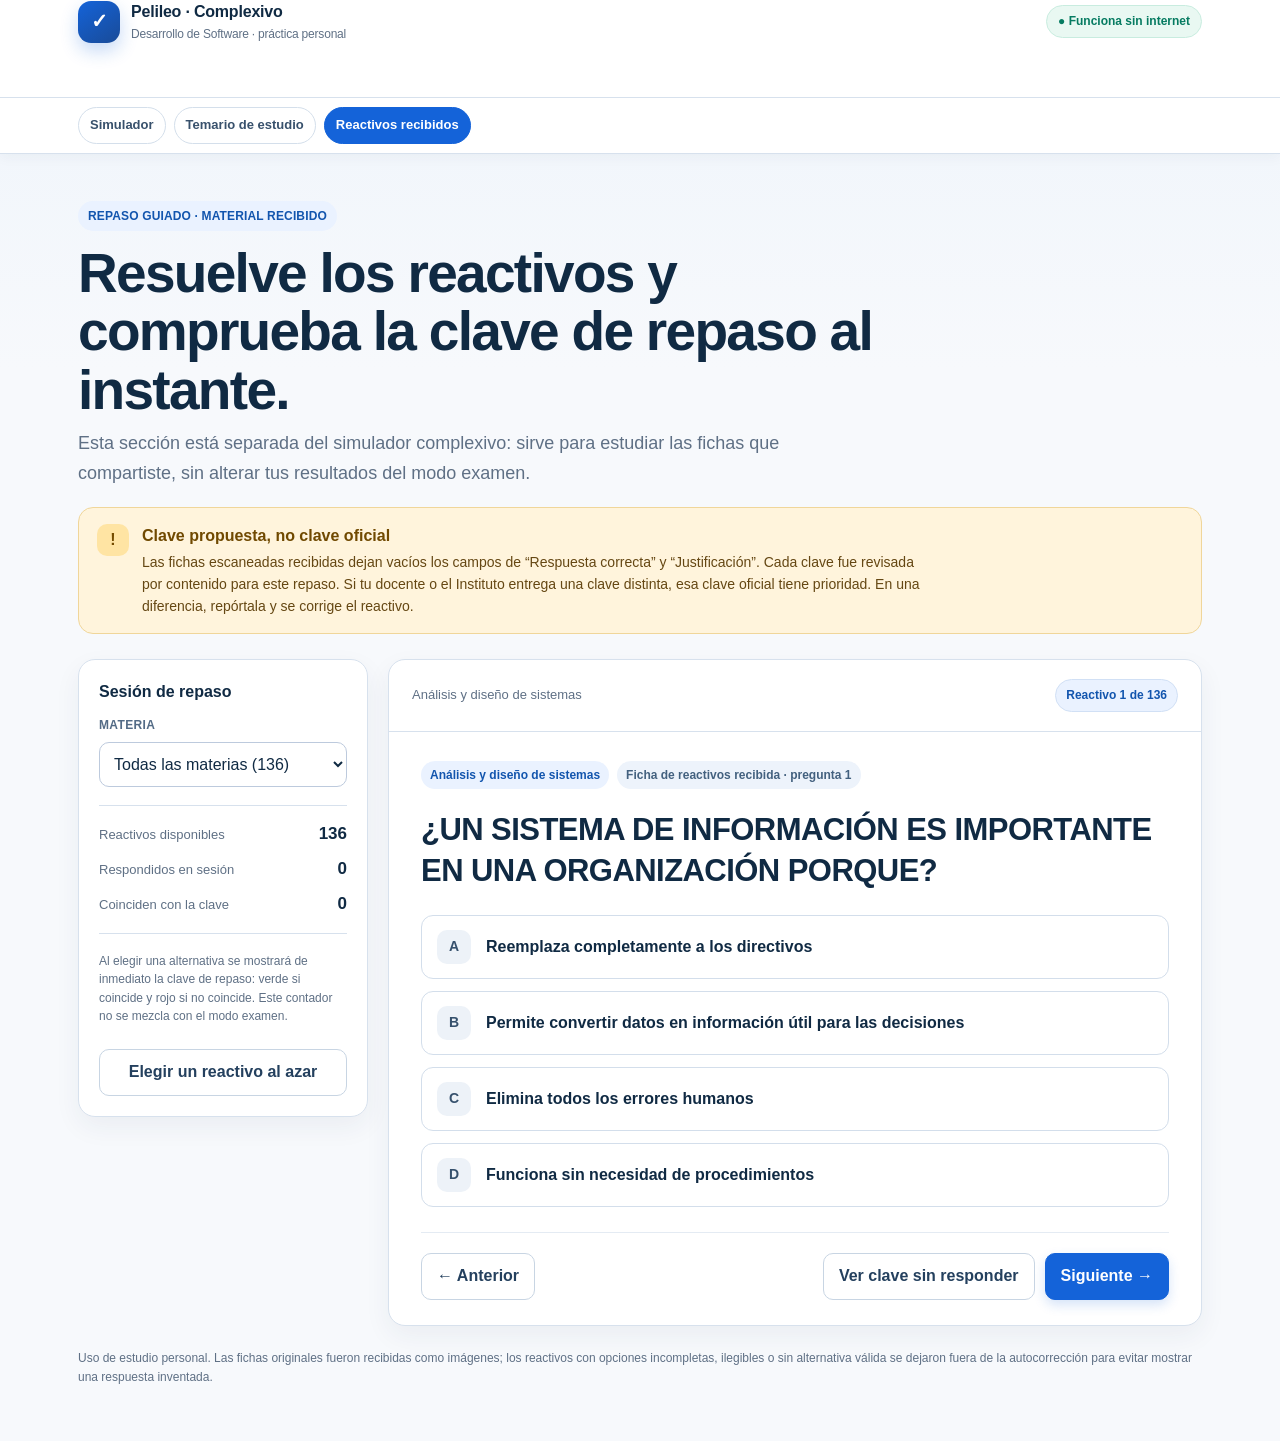
<file: Reactivos-Recibidos.html>
<!doctype html>
<html lang="es">
<head>
<meta charset="utf-8">
<meta name="viewport" content="width=device-width,initial-scale=1">
<meta name="description" content="Repaso guiado de reactivos recibidos para el examen complexivo de Desarrollo de Software.">
<title>Pelileo · Reactivos recibidos</title>
<style>
:root{--navy:#102a43;--blue:#1463d9;--blue-dark:#0a4cab;--sky:#eaf2ff;--ink:#102a43;--muted:#5f7085;--line:#d7e1ed;--bg:#f3f6fa;--card:#fff;--green:#067b61;--green-bg:#e9f8f2;--red:#c53a4a;--red-bg:#fff0f1;--gold:#9b6600;--gold-bg:#fff4dc}*{box-sizing:border-box}html{scroll-behavior:smooth}body{margin:0;background:linear-gradient(180deg,#eef4fb 0,#f7f9fc 370px);color:var(--ink);font:16px/1.55 Inter,Segoe UI,Arial,sans-serif}button,select{font:inherit}button{cursor:pointer}button:focus-visible,select:focus-visible,a:focus-visible{outline:3px solid #78adff;outline-offset:3px}.shell{max-width:1180px;margin:auto;padding:0 28px 54px}.top{position:sticky;top:0;z-index:20;background:rgba(255,255,255,.96);border-bottom:1px solid var(--line);backdrop-filter:blur(12px)}.top .shell{min-height:74px;display:flex;justify-content:space-between;align-items:center;gap:16px}.brand{display:flex;align-items:center;gap:11px;font-size:16px;font-weight:800;letter-spacing:-.2px}.brand small{display:block;font-size:12px;color:var(--muted);font-weight:500}.logo{display:grid;place-items:center;width:42px;height:42px;border-radius:13px;background:linear-gradient(145deg,var(--blue),#194b98);box-shadow:0 8px 18px rgba(20,99,217,.24);color:#fff;font-size:20px}.offline{border:1px solid #c8ecdf;border-radius:999px;background:var(--green-bg);color:var(--green);padding:6px 11px;font-size:12px;font-weight:800}.study-nav{background:#fff;border-bottom:1px solid var(--line);box-shadow:0 4px 12px rgba(22,47,74,.04)}.study-nav .shell{display:flex;gap:8px;align-items:center;padding-top:9px;padding-bottom:9px;overflow:auto}.study-nav a{flex:0 0 auto;border:1px solid #d4dfeb;border-radius:999px;background:#fff;color:#38516c;padding:7px 11px;text-decoration:none;font-size:13px;font-weight:800}.study-nav a:hover,.study-nav a.active{border-color:var(--blue);background:var(--blue);color:#fff}.hero{padding:47px 0 25px}.eyebrow{display:inline-block;border-radius:999px;background:var(--sky);color:#1255ae;padding:6px 10px;font-size:12px;font-weight:900;letter-spacing:.15px}.hero h1{max-width:820px;margin:13px 0 10px;font-size:clamp(34px,5vw,55px);line-height:1.06;letter-spacing:-1.7px}.hero p{max-width:780px;margin:0;color:var(--muted);font-size:18px;line-height:1.65}.alert{display:grid;grid-template-columns:auto 1fr;gap:13px;margin:19px 0 0;border:1px solid #f0d69a;border-radius:15px;background:var(--gold-bg);padding:16px 18px;color:#654713}.alert strong{display:block;color:#704900}.alert p{font-size:14px;color:#654713;line-height:1.55;margin:3px 0 0}.alert-icon{display:grid;place-items:center;width:32px;height:32px;border-radius:10px;background:#ffe4a3;color:#754c00;font-weight:900}.layout{display:grid;grid-template-columns:290px minmax(0,1fr);gap:20px;align-items:start}.card{border:1px solid var(--line);border-radius:17px;background:var(--card);box-shadow:0 10px 27px rgba(28,54,82,.06)}.side{position:sticky;top:142px;padding:20px}.side h2{font-size:16px;margin:0 0 11px}.side label{display:block;margin:0 0 7px;font-size:12px;font-weight:900;letter-spacing:.35px;text-transform:uppercase;color:#536b86}.side select{width:100%;min-height:45px;border:1px solid #bdcadd;border-radius:10px;background:#fff;color:var(--ink);padding:9px 10px}.side select:focus{border-color:var(--blue);outline:3px solid #dceaff}.summary{display:grid;gap:9px;margin:18px 0;padding:15px 0;border-top:1px solid var(--line);border-bottom:1px solid var(--line)}.summary-row{display:flex;justify-content:space-between;align-items:baseline;gap:8px}.summary span{font-size:13px;color:var(--muted)}.summary b{font-size:17px}.tiny{font-size:12px;color:var(--muted);line-height:1.55}.btn{border:1px solid var(--blue);border-radius:10px;background:var(--blue);color:#fff;box-shadow:0 5px 12px rgba(20,99,217,.18);font-weight:800;padding:10px 15px;transition:transform .15s,background .15s,box-shadow .15s}.btn:hover{background:var(--blue-dark);transform:translateY(-1px);box-shadow:0 8px 18px rgba(20,99,217,.24)}.btn.alt{border-color:#c8d5e3;background:#fff;color:#24405e;box-shadow:none}.btn.alt:hover{background:#f4f8fc}.full{width:100%;margin-top:11px}.quiz-head{display:flex;justify-content:space-between;align-items:center;gap:14px;padding:19px 23px;border-bottom:1px solid var(--line)}.quiz-head p{margin:0;color:var(--muted);font-size:13px}.counter{border:1px solid #d1e0f5;border-radius:999px;background:var(--sky);color:#1255ae;padding:6px 10px;white-space:nowrap;font-size:12px;font-weight:900}.quiz{padding:29px 32px 25px}.tags{display:flex;gap:8px;flex-wrap:wrap}.tag{display:inline-block;border-radius:999px;background:#edf3fb;color:#43617f;padding:5px 9px;font-size:12px;font-weight:800}.tag.blue{background:var(--sky);color:#1255ae}.quiz h2{max-width:900px;margin:21px 0 24px;font-size:clamp(23px,3vw,31px);line-height:1.3;letter-spacing:-.55px}.options{display:grid;gap:12px}.option{display:flex;align-items:center;gap:15px;width:100%;min-height:64px;border:1px solid #d3deeb;border-radius:12px;background:#fff;color:var(--ink);padding:13px 15px;text-align:left;font-size:16px;font-weight:650;transition:background .15s,border-color .15s,transform .15s,box-shadow .15s}.option:hover:not(:disabled){border-color:#4b90ef;background:#f5f9ff;transform:translateX(3px);box-shadow:0 5px 15px rgba(34,96,170,.1)}.option:disabled{cursor:default}.letter{display:grid;place-items:center;flex:0 0 34px;width:34px;height:34px;border-radius:10px;background:#edf2f8;color:#36516d;font-size:14px;font-weight:900}.option.selected{border-color:var(--blue);background:#edf5ff;box-shadow:0 0 0 3px #dcecff}.option.selected .letter{background:var(--blue);color:#fff}.option.correct{border-color:#8ed1bb;background:#ebfaf4}.option.correct .letter{background:var(--green);color:#fff}.option.wrong{border-color:#eeacb4;background:var(--red-bg)}.option.wrong .letter{background:var(--red);color:#fff}.feedback{margin-top:19px;border-radius:13px;padding:15px 17px;font-size:14px;line-height:1.6}.feedback strong{display:block;margin-bottom:3px}.feedback.good{border:1px solid #b8e7d6;background:var(--green-bg);color:#07543c}.feedback.bad{border:1px solid #f0bcc3;background:var(--red-bg);color:#7f2833}.feedback.key{border:1px solid #cbdcf4;background:var(--sky);color:#174d90}.feedback .note{display:block;margin-top:8px;color:#5d4c2d;font-size:12px}.actions{display:flex;justify-content:space-between;gap:10px;flex-wrap:wrap;margin-top:25px;padding-top:20px;border-top:1px solid #e4ebf3}.actions-right{display:flex;gap:10px;flex-wrap:wrap}.foot{margin:23px 0 0;color:var(--muted);font-size:12px;line-height:1.6}.empty{padding:30px;color:var(--muted);text-align:center}.hidden{display:none!important}@media(max-width:860px){.shell{padding-left:18px;padding-right:18px}.layout{grid-template-columns:1fr}.side{position:static;display:grid;grid-template-columns:1fr 1fr;gap:18px}.side h2{grid-column:1/-1;margin-bottom:-8px}.side .filter{grid-column:1}.side .summary{grid-column:2;grid-row:2;margin:0;padding:0;border-top:0;border-bottom:0}.side .tiny,.side button{grid-column:1/-1}.hero{padding-top:35px}}@media(max-width:570px){.top .shell{min-height:62px}.brand small{display:none}.offline{font-size:10px}.hero h1{font-size:36px}.hero p{font-size:16px}.alert{padding:14px}.side{display:block}.side .summary{margin:18px 0;padding:15px 0;border-top:1px solid var(--line);border-bottom:1px solid var(--line)}.quiz-head{padding:15px;align-items:flex-start;flex-direction:column}.quiz{padding:23px 18px}.quiz h2{font-size:24px}.option{font-size:15px}.actions,.actions-right{width:100%;flex-direction:column}.actions .btn,.actions-right .btn{width:100%}}
</style>
</head>
<body>
<header class="top"><div class="shell"><div class="brand"><div class="logo">✓</div><div>Pelileo · Complexivo<small>Desarrollo de Software · práctica personal</small></div></div><div class="offline">● Funciona sin internet</div></div></header>
<nav class="study-nav" aria-label="Navegación principal"><div class="shell"><a href="/">Simulador</a><a href="/Manual-de-Estudio-Completo.html">Temario de estudio</a><a class="active" href="/reactivos-recibidos">Reactivos recibidos</a></div></nav>
<main class="shell">
  <section class="hero"><span class="eyebrow">REPASO GUIADO · MATERIAL RECIBIDO</span><h1>Resuelve los reactivos y comprueba la clave de repaso al instante.</h1><p>Esta sección está separada del simulador complexivo: sirve para estudiar las fichas que compartiste, sin alterar tus resultados del modo examen.</p><div class="alert" role="note"><div class="alert-icon">!</div><div><strong>Clave propuesta, no clave oficial</strong><p>Las fichas escaneadas recibidas dejan vacíos los campos de “Respuesta correcta” y “Justificación”. Cada clave fue revisada por contenido para este repaso. Si tu docente o el Instituto entrega una clave distinta, esa clave oficial tiene prioridad. En una diferencia, repórtala y se corrige el reactivo.</p></div></div></section>
  <section class="layout">
    <aside class="card side"><h2>Sesión de repaso</h2><div class="filter"><label for="subject">Materia</label><select id="subject" aria-label="Filtrar por materia"></select></div><div class="summary"><div class="summary-row"><span>Reactivos disponibles</span><b id="available">—</b></div><div class="summary-row"><span>Respondidos en sesión</span><b id="answered">0</b></div><div class="summary-row"><span>Coinciden con la clave</span><b id="right">0</b></div></div><p class="tiny">Al elegir una alternativa se mostrará de inmediato la clave de repaso: verde si coincide y rojo si no coincide. Este contador no se mezcla con el modo examen.</p><button class="btn alt full" id="random" type="button">Elegir un reactivo al azar</button></aside>
    <section class="card" id="card" aria-live="polite"><div class="quiz-head"><div><p id="heading">Reactivo recibido</p></div><span class="counter" id="counter">—</span></div><div class="quiz" id="quiz"><div class="empty">Cargando reactivos…</div></div></section>
  </section>
  <p class="foot">Uso de estudio personal. Las fichas originales fueron recibidas como imágenes; los reactivos con opciones incompletas, ilegibles o sin alternativa válida se dejaron fuera de la autocorrección para evitar mostrar una respuesta inventada.</p>
</main>
<script src="/reactivos-recibidos.js"></script>
<script>
(() => {
  const all = Array.isArray(window.REACTIVOS_RECIBIDOS) ? window.REACTIVOS_RECIBIDOS : [];
  const letters = ["A", "B", "C", "D"];
  const subject = document.querySelector("#subject");
  const quiz = document.querySelector("#quiz");
  const counter = document.querySelector("#counter");
  const heading = document.querySelector("#heading");
  const available = document.querySelector("#available");
  const answered = document.querySelector("#answered");
  const right = document.querySelector("#right");
  let pool = [...all];
  let index = 0;
  let sessionAnswered = 0;
  let sessionRight = 0;
  let answerState = null;

  function escapeHTML(text) {
    return String(text).replace(/[&<>"]/g, char => ({"&":"&amp;","<":"&lt;",">":"&gt;","\"":"&quot;"}[char]));
  }
  function setSummary() { answered.textContent = sessionAnswered; right.textContent = sessionRight; available.textContent = pool.length; }
  function refreshPool(keepId) {
    const chosen = subject.value;
    pool = chosen === "all" ? [...all] : all.filter(item => item.subject === chosen);
    const kept = pool.findIndex(item => item.id === keepId);
    index = kept >= 0 ? kept : 0;
    answerState = null;
    setSummary();
    render();
  }
  function feedback(question, state) {
    if (!state) return "";
    const correctText = escapeHTML(question.options[question.answer]);
    const note = `<span class="note">Recordatorio: esta es una clave de repaso propuesta. Si recibes una clave oficial distinta, priorízala y comunícalo para revisar este reactivo.</span>`;
    if (state.type === "key") return `<div class="feedback key"><strong>Clave de repaso propuesta: ${letters[question.answer]}</strong>${escapeHTML(question.explanation)}${note}</div>`;
    if (state.choice === question.answer) return `<div class="feedback good"><strong>✓ Tu respuesta coincide con la clave de repaso propuesta (${letters[question.answer]}).</strong>${escapeHTML(question.explanation)}${note}</div>`;
    return `<div class="feedback bad"><strong>Tu respuesta no coincide con la clave de repaso propuesta.</strong>Seleccionaste ${letters[state.choice]}; la clave propuesta es ${letters[question.answer]}: ${correctText}. ${escapeHTML(question.explanation)}${note}</div>`;
  }
  function render() {
    if (!pool.length) { quiz.innerHTML = `<div class="empty">No hay reactivos disponibles para esta materia.</div>`; counter.textContent = "0 reactivos"; heading.textContent = "Reactivos recibidos"; return; }
    const question = pool[index];
    heading.textContent = question.subject;
    counter.textContent = `Reactivo ${index + 1} de ${pool.length}`;
    const locked = Boolean(answerState);
    const options = question.options.map((option, choice) => {
      const selected = answerState && answerState.choice === choice;
      const classes = ["option"];
      if (selected && answerState.type !== "key") classes.push("selected");
      if (locked && choice === question.answer) classes.push("correct");
      if (selected && answerState.type !== "key" && choice !== question.answer) classes.push("wrong");
      return `<button class="${classes.join(" ")}" type="button" data-choice="${choice}" ${locked ? "disabled" : ""}><span class="letter">${letters[choice]}</span><span>${escapeHTML(option)}</span></button>`;
    }).join("");
    quiz.innerHTML = `<div class="tags"><span class="tag blue">${escapeHTML(question.subject)}</span><span class="tag">Ficha de reactivos recibida · pregunta ${question.number}</span></div><h2>${escapeHTML(question.prompt)}</h2><div class="options">${options}</div>${feedback(question, answerState)}<div class="actions"><button class="btn alt" type="button" id="previous" ${index === 0 ? "disabled" : ""}>← Anterior</button><div class="actions-right">${locked ? "" : '<button class="btn alt" type="button" id="show-key">Ver clave sin responder</button>' }<button class="btn" type="button" id="next">${index === pool.length - 1 ? "Volver al primero" : "Siguiente"} →</button></div></div>`;
    quiz.querySelectorAll("[data-choice]").forEach(button => button.addEventListener("click", () => choose(Number(button.dataset.choice))));
    const previous = quiz.querySelector("#previous"); if (previous) previous.addEventListener("click", () => move(-1));
    const next = quiz.querySelector("#next"); if (next) next.addEventListener("click", () => move(1));
    const showKey = quiz.querySelector("#show-key"); if (showKey) showKey.addEventListener("click", () => { answerState = { type: "key" }; render(); });
  }
  function choose(choice) { answerState = { type: "answer", choice }; sessionAnswered += 1; if (choice === pool[index].answer) sessionRight += 1; setSummary(); render(); }
  function move(direction) { index = (index + direction + pool.length) % pool.length; answerState = null; render(); document.querySelector("#card").scrollIntoView({ behavior: "smooth", block: "start" }); }
  const subjects = [...new Set(all.map(item => item.subject))].sort((a,b) => a.localeCompare(b, "es"));
  subject.innerHTML = `<option value="all">Todas las materias (${all.length})</option>` + subjects.map(name => `<option value="${escapeHTML(name)}">${escapeHTML(name)} (${all.filter(item => item.subject === name).length})</option>`).join("");
  subject.addEventListener("change", () => refreshPool());
  document.querySelector("#random").addEventListener("click", () => { if (!pool.length) return; index = Math.floor(Math.random() * pool.length); answerState = null; render(); document.querySelector("#card").scrollIntoView({ behavior: "smooth", block: "start" }); });
  setSummary(); render();
})();
</script>
</body>
</html>
</file>
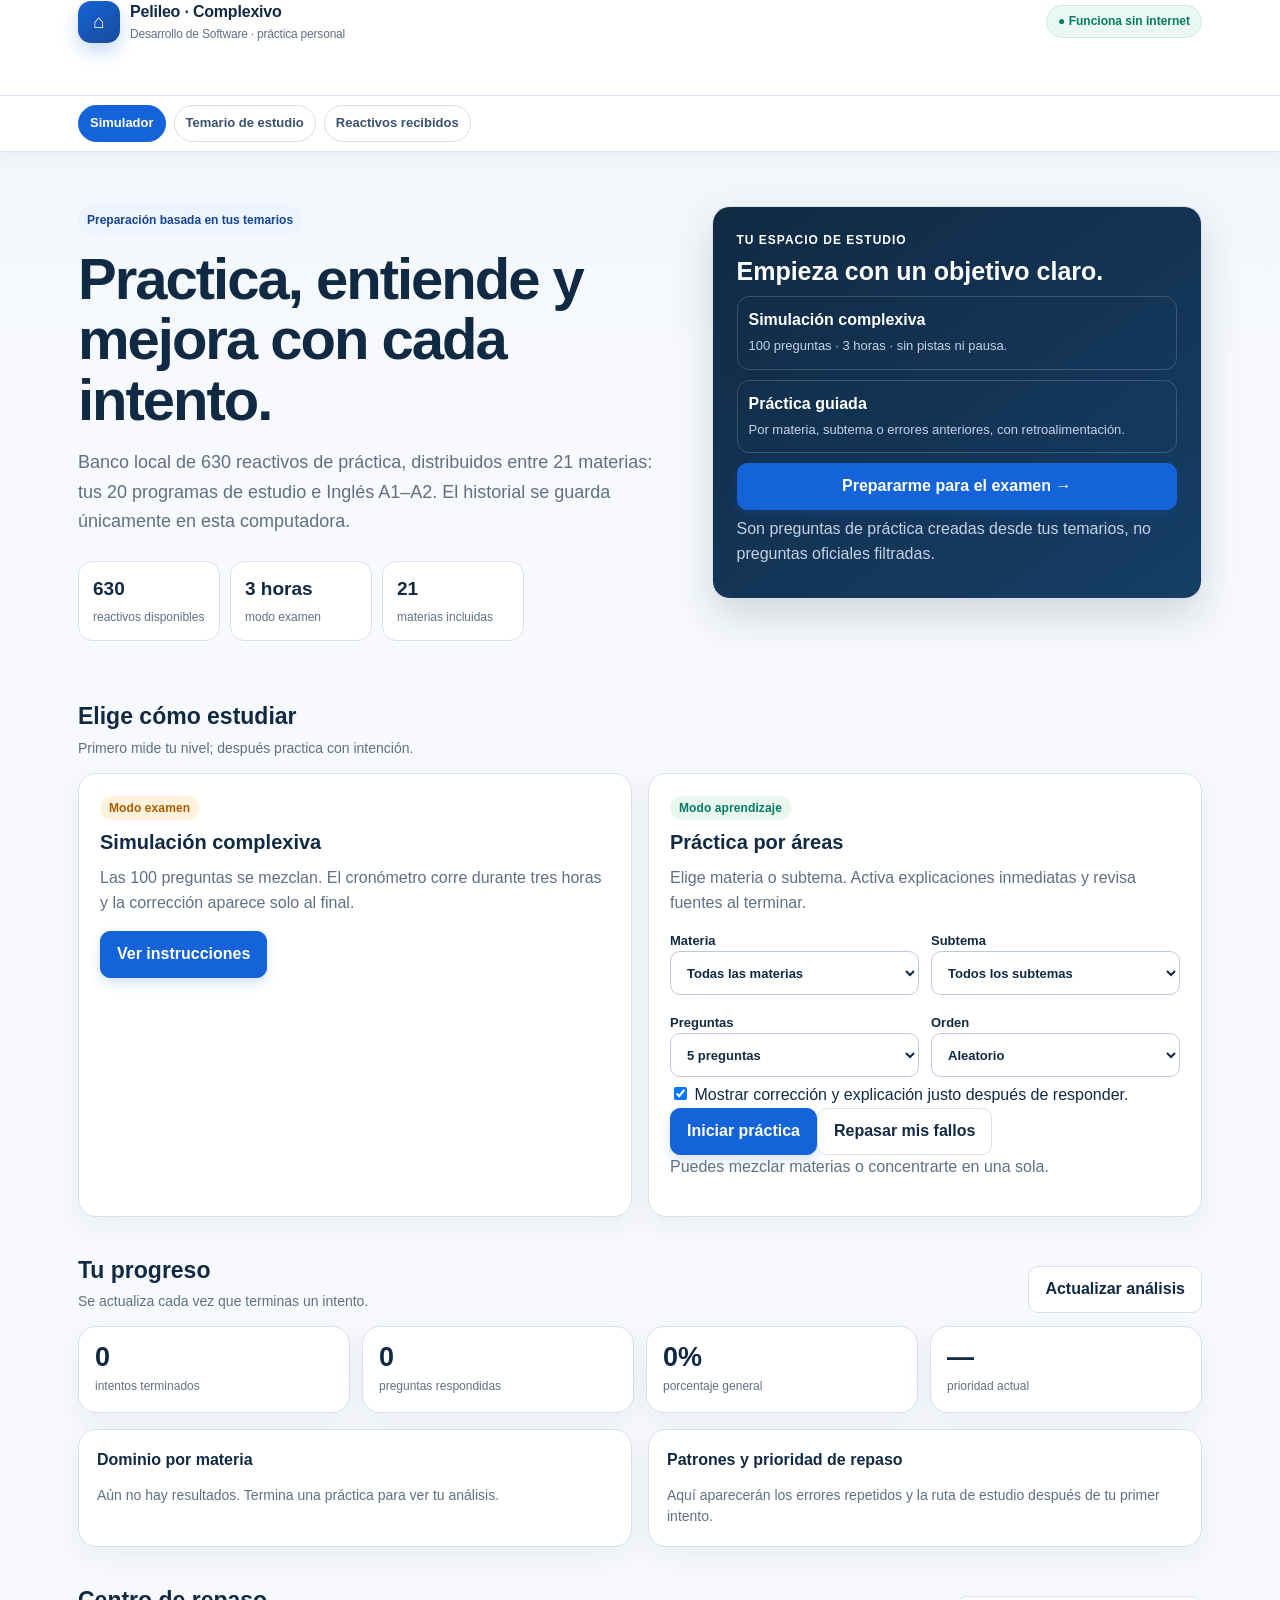
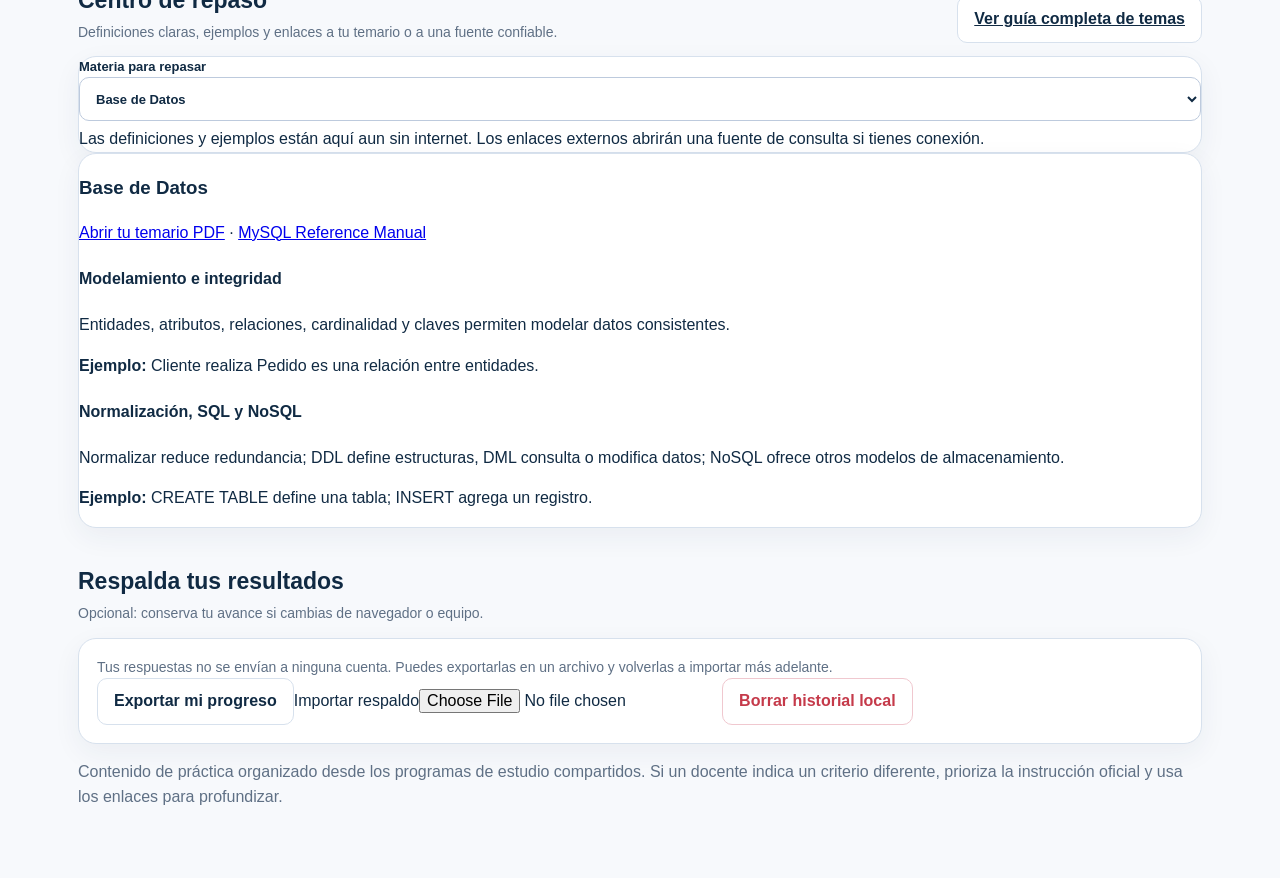
<file: Simulador-Complexivo-Local.html>
<!doctype html>
<html lang="es">
<head>
<meta charset="utf-8"><meta name="viewport" content="width=device-width,initial-scale=1">
<meta name="description" content="Simulador local del examen complexivo de Desarrollo de Software del Instituto Superior Tecnológico Pelileo.">
<title>Pelileo · Simulador Complexivo Local</title>
<style>
:root{--ink:#12213e;--muted:#60708a;--blue:#1761d3;--blue2:#edf4ff;--line:#dbe4ef;--bg:#f4f7fb;--card:#fff;--dark:#0b1930;--green:#087856;--green2:#e8f8ef;--orange:#aa5c00;--orange2:#fff2dc;--red:#bb3344;--red2:#ffeaed}*{box-sizing:border-box}body{margin:0;background:var(--bg);color:var(--ink);font:16px/1.5 Arial,Helvetica,sans-serif}button,select,input{font:inherit}button{cursor:pointer}button:focus-visible,select:focus-visible,input:focus-visible,a:focus-visible{outline:3px solid #6da6ff;outline-offset:2px}.shell{max-width:1160px;margin:auto;padding:0 22px 48px}.top{background:#fff;border-bottom:1px solid var(--line)}.top .shell{min-height:68px;display:flex;justify-content:space-between;align-items:center;gap:12px}.brand{display:flex;align-items:center;gap:10px;font-weight:800}.logo{display:grid;place-items:center;width:39px;height:39px;border-radius:12px;background:var(--blue);color:#fff;font-size:19px}.brand small{display:block;font-size:12px;color:var(--muted);font-weight:400}.offline,.chip{border-radius:999px;padding:5px 9px;font-size:12px;font-weight:800}.offline,.master{background:var(--green2);color:var(--green)}.hero{display:grid;grid-template-columns:1.1fr .9fr;gap:30px;padding:44px 0 20px;align-items:start}.eyebrow,.topic{display:inline-block;border-radius:999px;padding:5px 9px;background:var(--blue2);color:#16458f;font-weight:800;font-size:12px}.hero h1{font-size:clamp(34px,5vw,54px);line-height:1.04;letter-spacing:-1.5px;margin:15px 0}.lead{font-size:18px;color:var(--muted);max-width:660px;line-height:1.65}.facts{display:flex;gap:10px;flex-wrap:wrap;margin-top:24px}.fact{background:#fff;border:1px solid var(--line);border-radius:14px;min-width:142px;padding:12px 14px}.fact b{display:block;font-size:19px}.fact span{font-size:12px;color:var(--muted)}.card{background:var(--card);border:1px solid var(--line);border-radius:19px}.panel{padding:24px;box-shadow:0 14px 36px rgba(28,62,117,.08)}.dark{background:var(--dark);border:0;color:#fff}.dark .sub,.dark .note{color:#c5d2e8}.dark h2{font-size:25px;line-height:1.2;margin:7px 0}.dark p{margin:7px 0}.mode-line{padding:11px;border:1px solid rgba(255,255,255,.16);border-radius:12px;margin:10px 0}.mode-line b{display:block}.mode-line span{font-size:13px;color:#c5d2e8}.btn{border:1px solid var(--blue);border-radius:11px;background:var(--blue);color:#fff;font-weight:800;min-height:44px;padding:10px 15px}.btn:hover{background:#1152bb}.btn.alt{background:#fff;border-color:var(--line);color:var(--ink)}.btn.alt:hover{background:#f1f5fb}.btn.danger{background:#fff;border-color:#f0c8cf;color:var(--red)}.full{width:100%}.title{display:flex;justify-content:space-between;align-items:end;gap:14px;margin:36px 0 13px}.title h2{font-size:23px;margin:0}.title p{font-size:14px;color:var(--muted);margin:3px 0 0}.grid2{display:grid;grid-template-columns:1fr 1fr;gap:16px}.mode{padding:21px}.mode h3{font-size:20px;margin:8px 0}.mode p{color:var(--muted);margin:0 0 15px}.exam{background:linear-gradient(135deg,#fff,#eff5ff);border-color:#cad9f2}.stable{background:var(--orange2);color:var(--orange)}.review{background:var(--red2);color:var(--red)}.stats{display:grid;grid-template-columns:repeat(4,1fr);gap:12px}.stat{padding:16px}.stat b{display:block;font-size:27px;line-height:1.04;overflow-wrap:anywhere}.stat span{display:block;font-size:12px;color:var(--muted);margin-top:6px}.analysis{padding:18px}.analysis h3{font-size:16px;margin:0 0 12px}.empty{margin:0;color:var(--muted);font-size:14px}.barrow{display:grid;grid-template-columns:minmax(0,1fr) auto;gap:10px;align-items:center;margin:11px 0}.barrow b{font-size:13px}.barrow small{font-size:12px;color:var(--muted)}.bar{height:8px;background:#e6edf7;border-radius:999px;overflow:hidden;margin-top:5px}.bar i{display:block;height:100%;background:var(--blue);border-radius:999px}.form{display:grid;grid-template-columns:1fr 1fr;gap:12px}.field label,.menu label{display:block;font-size:13px;font-weight:800;margin-bottom:6px}.field select,.menu select{width:100%;border:1px solid var(--line);border-radius:10px;background:#fff;color:var(--ink;padding:10px;min-height:43px}.check{display:flex;gap:8px;align-items:start;font-size:13px;color:var(--muted);margin:15px 0}.check input{accent-color:var(--blue);margin-top:3px}.actions{display:flex;gap:9px;flex-wrap:wrap;margin-top:13px}.study{display:grid;grid-template-columns:280px 1fr;gap:16px}.menu{padding:16px}.notice{font-size:13px;background:var(--blue2);color:#16458f;border-radius:12px;padding:11px;margin-top:13px}.content{padding:20px}.content h3{font-size:22px;margin:0}.source{color:var(--muted);font-size:13px;margin:8px 0 15px}.source a{color:#16458f;font-weight:800}.topics{display:grid;grid-template-columns:1fr 1fr;gap:12px}.learn{border:1px solid var(--line);border-radius:14px;padding:14px}.learn h4{margin:0 0 7px;font-size:15px}.learn p{margin:7px 0;font-size:14px;color:#3d4c66}.example{font-size:13px!important;background:var(--blue2);border-radius:9px;padding:9px;color:#16458f!important}.file{display:inline-flex;align-items:center;border:1px solid var(--line);border-radius:11px;min-height:44px;padding:10px 15px;background:#fff;font-weight:800}.file input{position:absolute;width:1px;height:1px;overflow:hidden;clip:rect(0 0 0 0)}.hidden{display:none!important}.intro{max-width:760px;margin:40px auto}.intro .panel{padding:29px}.intro h1{font-size:35px;line-height:1.13;margin:8px 0}.rules{display:grid;grid-template-columns:repeat(3,1fr);gap:11px;margin:21px 0}.rule{padding:13px;border-radius:13px;background:var(--blue2);color:#16458f}.rule b{font-size:22px;display:block}.rule span{font-size:13px}.warn{border-left:4px solid var(--orange);border-radius:8px;background:var(--orange2);color:#6e4707;padding:12px 14px;font-size:14px}.quiztop{display:flex;justify-content:space-between;align-items:center;gap:15px;padding:22px 0 13px}.quiztop h1{font-size:18px;margin:0}.sub{color:var(--muted)}.timer{font-weight:800;font-variant-numeric:tabular-nums;color:#fff;background:var(--dark);border-radius:10px;padding:9px 12px;white-space:nowrap}.urgent{background:var(--red)}.progress{height:9px;background:#e3ebf7;border-radius:999px;overflow:hidden}.progress i{display:block;width:0;height:100%;background:var(--blue);transition:.2s}.quizgrid{display:grid;grid-template-columns:192px minmax(0,1fr);gap:17px;margin-top:20px}.nav{padding:15px;align-self:start;position:sticky;top:12px}.nav h2{font-size:14px;margin:0 0 10px}.dots{display:grid;grid-template-columns:repeat(5,1fr);gap:6px}.dot{border:1px solid var(--line);border-radius:7px;background:#fff;color:var(--muted);height:30px;font-size:11px;font-weight:800}.dot.cur{background:var(--blue);border-color:var(--blue);color:#fff}.dot.ans{background:var(--blue2);border-color:#b9d1f6;color:#16458f}.dot.ok{background:var(--green2);border-color:#b9e7ce;color:var(--green)}.dot.no{background:var(--red2);border-color:#f0c0c8;color:var(--red)}.key{display:grid;gap:5px;margin-top:13px;color:var(--muted);font-size:11px}.question{padding:28px}.qmeta{display:flex;justify-content:space-between;gap:9px;align-items:center;flex-wrap:wrap}.question h2{font-size:clamp(23px,3vw,31px);line-height:1.28;margin:17px 0 23px}.options{display:grid;gap:10px}.option{display:flex;align-items:center;gap:13px;min-height:58px;text-align:left;border:1px solid var(--line);border-radius:14px;background:#fff;color:var(--ink);padding:13px;font-weight:700}.option:hover:not([disabled]){border-color:#86b0f1;background:#f7faff}.option.sel{border-color:var(--blue);background:var(--blue2);box-shadow:0 0 0 2px #d8e7ff}.option.ok{border-color:#a8dfc0;background:var(--green2)}.option.no{border-color:#efbbc3;background:var(--red2)}.letter{display:grid;place-items:center;flex:0 0 31px;height:31px;border-radius:50%;background:#edf1f7;color:#4e5e76;font-size:13px}.sel .letter{background:var(--blue);color:#fff}.ok .letter{background:var(--green);color:#fff}.no .letter{background:var(--red);color:#fff}.feedback{margin-top:17px;border-radius:13px;padding:14px;font-size:14px;line-height:1.55}.good{background:var(--green2);border:1px solid #bae8ce;color:#07543c}.bad{background:var(--red2);border:1px solid #f0c0c8;color:#791c28}.qactions{display:flex;justify-content:space-between;gap:10px;flex-wrap:wrap;margin-top:16px}.rightactions{display:flex;gap:10px;flex-wrap:wrap}.result{max-width:970px;margin:30px auto}.resulthead{padding:28px;background:var(--dark);color:#fff;border-radius:19px 19px 0 0}.resulthead h1{font-size:36px;margin:8px 0}.resulthead p{margin:0;color:#c5d2e8}.resultbody{padding:22px}.advice{margin:18px 0;padding:15px;background:var(--blue2);color:#16458f;border-radius:13px;line-height:1.55}.advice h2{font-size:17px;margin:0 0 5px}.reviewlist{display:grid;gap:11px}.item{border:1px solid var(--line);border-radius:14px;padding:14px}.item h4{font-size:14px;margin:0 0 7px}.item p{font-size:13px;margin:6px 0}.right{color:var(--green);font-weight:800}.wrong{color:var(--red);font-weight:800}.blank{color:var(--orange);font-weight:800}.foot{margin-top:25px;color:var(--muted);font-size:12px;line-height:1.55}
@media(max-width:820px){.hero,.grid2,.study,.quizgrid{grid-template-columns:1fr}.nav{position:static}.dots{grid-template-columns:repeat(10,1fr)}.rules{grid-template-columns:1fr}.topics{grid-template-columns:1fr}.stats{grid-template-columns:1fr 1fr}}@media(max-width:500px){.shell{padding-left:16px;padding-right:16px}.brand small{display:none}.offline{font-size:10px}.hero{padding-top:28px}.hero h1{font-size:35px}.form{grid-template-columns:1fr}.question{padding:20px}.dots{grid-template-columns:repeat(8,1fr)}.qactions,.rightactions,.qactions .btn,.rightactions .btn{width:100%}.resulthead h1{font-size:29px}.btn{width:100%}}
</style>
<style>.field select,.menu select{color:var(--ink);padding:10px;min-height:43px}.hidden{display:none!important}</style>
<style id="professional-design">
:root{--navy:#102a43;--blue:#1463d9;--blue-dark:#0a4cab;--sky:#eaf2ff;--ink:#102a43;--muted:#5f7085;--line:#d7e1ed;--bg:#f3f6fa;--card:#fff;--green:#067b61;--red:#c53a4a;--gold:#c58b18}*{box-sizing:border-box}body{margin:0;background:linear-gradient(180deg,#eef4fb 0,#f7f9fc 360px);color:var(--ink);font:16px/1.55 Inter,Segoe UI,Arial,sans-serif}button,select,input{font:inherit}.top{position:sticky;top:0;z-index:20;background:rgba(255,255,255,.96);border-bottom:1px solid var(--line);backdrop-filter:blur(12px)}.shell{max-width:1180px;margin:auto;padding:0 28px 52px}.top .shell{min-height:74px;display:flex;justify-content:space-between;align-items:center}.brand{font-size:16px;font-weight:800;letter-spacing:-.2px}.brand small{font-size:12px;color:var(--muted)}.logo{width:42px;height:42px;border-radius:13px;background:linear-gradient(145deg,var(--blue),#194b98);box-shadow:0 8px 18px rgba(20,99,217,.24)}.offline{color:var(--green);background:#e9f8f2;border:1px solid #c8ecdf;padding:6px 11px}.hero{gap:34px;padding:54px 0 22px}.hero h1{font-size:clamp(38px,5vw,58px);letter-spacing:-2px}.lead{color:var(--muted)}.card{background:var(--card);border:1px solid var(--line);border-radius:18px;box-shadow:0 9px 28px rgba(28,54,82,.06)}.panel{box-shadow:0 18px 40px rgba(20,42,67,.16)}.dark{background:linear-gradient(145deg,#102a43,#163e66)}.btn{border:1px solid var(--blue);border-radius:10px;background:var(--blue);box-shadow:0 5px 12px rgba(20,99,217,.18);font-weight:800;padding:10px 16px;transition:transform .15s,background .15s,box-shadow .15s}.btn:hover{background:var(--blue-dark);transform:translateY(-1px);box-shadow:0 8px 18px rgba(20,99,217,.24)}.btn.alt{box-shadow:none}.btn.danger{box-shadow:none}.field select,.menu select{appearance:auto;border:1px solid #bdcadd;border-radius:10px;background:#fff;color:var(--ink);padding:10px 12px;min-height:44px}.field select:focus,.menu select:focus{border-color:var(--blue);outline:3px solid #dceaff}.chip,.topic{font-size:12px;letter-spacing:.1px}.hidden{display:none!important}
/* Pantalla de preguntas */
#quiz{padding-top:28px}.quiztop{display:flex;align-items:center;justify-content:space-between;gap:24px;padding:21px 24px;margin:0;background:#fff;border:1px solid var(--line);border-radius:18px 18px 0 0;box-shadow:0 8px 24px rgba(28,54,82,.06)}.quiztop h1{margin:3px 0 0;font-size:clamp(20px,2.4vw,28px);letter-spacing:-.45px}.quiztop .sub{font-size:12px!important;letter-spacing:.5px;text-transform:uppercase;color:#58708c!important}.timer{min-width:132px;text-align:center;color:#fff;background:linear-gradient(135deg,#0d2a47,#1a4e78);border:1px solid #214d75;border-radius:12px;padding:11px 15px;font-size:21px;letter-spacing:.7px;box-shadow:0 8px 18px rgba(13,42,71,.18)}.progress{height:7px;border-radius:0;background:#dfe8f2}.progress i{background:linear-gradient(90deg,#1b72e8,#64a9ff)}.quizgrid{display:grid;grid-template-columns:250px minmax(0,1fr);gap:20px;margin-top:20px;align-items:start}.nav{position:sticky;top:94px;padding:18px;background:#fff;border:1px solid var(--line);border-radius:16px;box-shadow:0 8px 24px rgba(28,54,82,.05)}.nav h2{margin:0 0 14px;font-size:14px;letter-spacing:.2px}.dots{display:grid;grid-template-columns:repeat(5,1fr);gap:7px}.dot{height:34px;border:1px solid #cdd9e7;border-radius:8px;background:#fff;color:#4a5d73;font-size:11px;font-weight:800;transition:transform .12s,border-color .12s}.dot:hover{transform:translateY(-1px);border-color:var(--blue)}.dot.cur{background:var(--blue);border-color:var(--blue);color:#fff;box-shadow:0 5px 10px rgba(20,99,217,.22)}.dot.ans{background:#eaf2ff;border-color:#a9c8f5;color:#0a4cab}.dot.ok{background:#e6f7f0;border-color:#b7e2d4;color:var(--green)}.dot.no{background:#fff0f1;border-color:#f0bcc3;color:var(--red)}.key{margin-top:16px;padding-top:13px;border-top:1px solid var(--line);gap:7px;color:var(--muted);font-size:12px}.question{padding:30px 34px;min-height:470px;border:1px solid var(--line);border-radius:16px;background:#fff;box-shadow:0 12px 30px rgba(28,54,82,.07)}.qmeta{padding-bottom:15px;border-bottom:1px solid #e4ebf3}.qmeta .topic{background:#eaf2ff;color:#1255ae;padding:6px 10px}.question h2{max-width:900px;margin:24px 0 25px;font-size:clamp(24px,3vw,33px);line-height:1.28;letter-spacing:-.65px}.options{display:grid;gap:12px}.option{display:flex;align-items:center;gap:15px;width:100%;min-height:64px;text-align:left;border:1px solid #d3deeb;border-radius:12px;background:#fff;color:var(--ink);padding:13px 15px;font-weight:650;font-size:16px;transition:background .15s,border-color .15s,transform .15s,box-shadow .15s}.option:hover:not([disabled]){border-color:#4b90ef;background:#f5f9ff;transform:translateX(3px);box-shadow:0 5px 15px rgba(34,96,170,.1)}.letter{flex:0 0 34px;width:34px;height:34px;border-radius:10px;background:#edf2f8;color:#36516d;font-weight:900}.option.sel{border-color:var(--blue);background:#edf5ff;box-shadow:0 0 0 3px #dcecff}.sel .letter{background:var(--blue);color:#fff}.option.ok{border-color:#8ed1bb;background:#ebfaf4}.option.no{border-color:#eeacb4;background:#fff1f2}.feedback{margin-top:18px;border-radius:12px;padding:15px 17px;font-size:14px}.qactions{display:flex;justify-content:space-between;align-items:center;gap:12px;margin-top:27px;padding-top:20px;border-top:1px solid #e4ebf3}.rightactions{display:flex;gap:10px}.qactions .btn{min-width:124px}.qactions .btn.alt{background:#fff;color:#24405e;border-color:#c8d5e3}.qactions .btn.alt:hover{background:#f4f8fc}.result{margin:32px auto}.resulthead{background:linear-gradient(135deg,#102a43,#1b527f);border-radius:18px 18px 0 0}.resultbody{background:#fff;border:1px solid var(--line);border-top:0;border-radius:0 0 18px 18px}.foot{color:var(--muted)}
@media(max-width:820px){.shell{padding-left:18px;padding-right:18px}.hero,.grid2,.study,.quizgrid{grid-template-columns:1fr}.nav{position:static}.dots{grid-template-columns:repeat(10,1fr)}.question{min-height:0}.stats{grid-template-columns:1fr 1fr}}@media(max-width:560px){.top .shell{min-height:62px}.brand small{display:none}.offline{font-size:10px}.hero{padding-top:34px}.quiztop{padding:16px;align-items:flex-start;flex-direction:column;gap:10px}.timer{font-size:18px;min-width:118px}.question{padding:22px 18px}.question h2{font-size:24px}.qmeta{align-items:flex-start}.dots{grid-template-columns:repeat(8,1fr)}.qactions,.rightactions{width:100%;flex-direction:column}.qactions .btn,.rightactions .btn{width:100%}.option{font-size:15px}.stats{grid-template-columns:1fr 1fr}}
</style>
<style id="responsive-quiz-order">.quizgrid{grid-template-areas:"nav question"}.nav{grid-area:nav}.question{grid-area:question}@media(max-width:820px){.quizgrid{grid-template-areas:"question" "nav"}}</style>
<style id="study-navigation">.study-nav{background:#fff;border-bottom:1px solid var(--line);box-shadow:0 4px 12px rgba(22,47,74,.04)}.study-nav .shell{display:flex;gap:8px;align-items:center;padding-top:9px;padding-bottom:9px;overflow:auto}.study-nav a{flex:0 0 auto;padding:7px 11px;border:1px solid #d4dfeb;border-radius:999px;color:#38516c;background:#fff;font-size:13px;font-weight:800;text-decoration:none}.study-nav a:hover,.study-nav a.active{border-color:var(--blue);color:#fff;background:var(--blue)}@media(max-width:560px){.study-nav .shell{padding-top:7px;padding-bottom:7px}.study-nav a{font-size:12px;padding:6px 9px}}</style>
</head>
<body>
<header class="top"><div class="shell"><div class="brand"><div class="logo">⌂</div><div>Pelileo · Complexivo<small>Desarrollo de Software · práctica personal</small></div></div><div class="offline">● Funciona sin internet</div></div></header>
<nav class="study-nav" aria-label="Material de estudio"><div class="shell"><a class="active" href="/">Simulador</a><a href="/Manual-de-Estudio-Completo.html">Temario de estudio</a><a href="/reactivos-recibidos">Reactivos recibidos</a></div></nav>
<main class="shell">
<section id="home">
 <div class="hero"><div><span class="eyebrow">Preparación basada en tus temarios</span><h1>Practica, entiende y mejora con cada intento.</h1><p class="lead">Banco local de 100 preguntas de práctica, distribuidas entre los 20 programas de estudio que compartiste. El historial se guarda únicamente en esta computadora.</p><div class="facts"><div class="fact"><b>100</b><span>preguntas de simulación</span></div><div class="fact"><b>3 horas</b><span>modo examen</span></div><div class="fact"><b>20</b><span>materias registradas</span></div></div></div>
 <aside class="card panel dark"><p style="font-size:12px;font-weight:800;letter-spacing:1px;margin:0">TU ESPACIO DE ESTUDIO</p><h2>Empieza con un objetivo claro.</h2><div class="mode-line"><b>Simulación complexiva</b><span>100 preguntas · 3 horas · sin pistas ni pausa.</span></div><div class="mode-line"><b>Práctica guiada</b><span>Por materia, subtema o errores anteriores, con retroalimentación.</span></div><button class="btn full" onclick="intro()">Prepararme para el examen →</button><p class="note">Son preguntas de práctica creadas desde tus temarios, no preguntas oficiales filtradas.</p></aside></div>
 <div class="title"><div><h2>Elige cómo estudiar</h2><p>Primero mide tu nivel; después practica con intención.</p></div></div>
 <section class="grid2"><article class="card mode exam"><span class="chip stable">Modo examen</span><h3>Simulación complexiva</h3><p>Las 100 preguntas se mezclan. El cronómetro corre durante tres horas y la corrección aparece solo al final.</p><button class="btn" onclick="intro()">Ver instrucciones</button></article>
 <article class="card mode"><span class="chip master">Modo aprendizaje</span><h3>Práctica por áreas</h3><p>Elige materia o subtema. Activa explicaciones inmediatas y revisa fuentes al terminar.</p><div class="form"><div class="field"><label>Materia<select id="area" onchange="topicsForPractice()"></select></label></div><div class="field"><label>Subtema<select id="subtopic"></select></label></div><div class="field"><label>Preguntas<select id="count"><option value="5">5 preguntas</option><option value="10">10 preguntas</option><option value="20">20 preguntas</option></select></label></div><div class="field"><label>Orden<select id="order"><option value="random">Aleatorio</option><option value="ordered">En orden de banco</option></select></label></div></div><label class="check"><input id="feedbackSwitch" type="checkbox" checked> <span>Mostrar corrección y explicación justo después de responder.</span></label><div class="actions"><button class="btn" onclick="practice(false)">Iniciar práctica</button><button class="btn alt" onclick="practice(true)">Repasar mis fallos</button></div><p id="hint" class="foot"></p></article></section>
 <div class="title"><div><h2>Tu progreso</h2><p>Se actualiza cada vez que terminas un intento.</p></div><button class="btn alt" onclick="dashboard()">Actualizar análisis</button></div><section id="stats" class="stats"></section><section class="grid2" style="margin-top:16px"><article class="card analysis"><h3>Dominio por materia</h3><div id="areaStats"></div></article><article class="card analysis"><h3>Patrones y prioridad de repaso</h3><div id="patterns"></div></article></section>
 <div class="title"><div><h2>Centro de repaso</h2><p>Definiciones claras, ejemplos y enlaces a tu temario o a una fuente confiable.</p></div><a class="btn alt" href="Guia-de-Temas-Repaso.html">Ver guía completa de temas</a></div><section class="study"><aside class="card menu"><label>Materia para repasar<select id="study" onchange="study()"></select></label><div class="notice">Las definiciones y ejemplos están aquí aun sin internet. Los enlaces externos abrirán una fuente de consulta si tienes conexión.</div></aside><article id="learning" class="card content"></article></section>
 <div class="title"><div><h2>Respalda tus resultados</h2><p>Opcional: conserva tu avance si cambias de navegador o equipo.</p></div></div><section class="card analysis"><p class="empty">Tus respuestas no se envían a ninguna cuenta. Puedes exportarlas en un archivo y volverlas a importar más adelante.</p><div class="actions"><button class="btn alt" onclick="exportData()">Exportar mi progreso</button><label class="file">Importar respaldo<input id="importer" type="file" accept="application/json" onchange="importData(event)"></label><button class="btn danger" onclick="clearData()">Borrar historial local</button></div></section>
</section>
<section id="intro" class="hidden"><div class="intro"><article class="card panel"><span class="eyebrow">Simulación complexiva</span><h1>100 preguntas en 3 horas.</h1><p class="sub">Las preguntas cubren los 20 temarios registrados y aparecerán en orden aleatorio. Este modo no muestra explicaciones durante la prueba.</p><div class="rules"><div class="rule"><b>100</b><span>opción múltiple</span></div><div class="rule"><b>03:00:00</b><span>cronómetro continuo</span></div><div class="rule"><b>Final</b><span>corrección completa</span></div></div><p class="warn"><b>Para simular el examen:</b> prepara lo necesario antes de iniciar. No hay botón de pausa. El simulador no puede impedir que cambies de aplicación: la honestidad contigo mismo hace útil la práctica.</p><div class="actions"><button class="btn" onclick="exam()">Comenzar simulación de 3 horas</button><button class="btn alt" onclick="show('home')">Volver</button></div></article></div></section>
<section id="quiz" class="hidden"><div class="quiztop"><div><p id="modeLabel" class="sub" style="font-size:13px;font-weight:800;margin:0"></p><h1 id="counter"></h1></div><div id="clock" class="timer" aria-live="polite"></div></div><div class="progress"><i id="qbar"></i></div><div class="quizgrid"><aside class="card nav"><h2>Navegación</h2><div id="dots" class="dots"></div><div class="key"><span>Azul: respondida o actual</span><span>Verde: correcta en práctica</span><span>Rojo: por repasar</span></div></aside><article class="card question"><div class="qmeta"><span id="qarea" class="topic"></span><span id="qtopic" class="sub" style="font-size:13px;font-weight:800"></span></div><h2 id="prompt"></h2><div id="options" class="options"></div><div id="feedback" class="hidden"></div><div class="qactions"><button id="prev" class="btn alt" onclick="previous()">← Anterior</button><div class="rightactions"><button id="next" class="btn alt" onclick="next()">Siguiente →</button><button class="btn" onclick="finish(false)">Finalizar</button></div></div></article></div></section>
<section id="result" class="hidden"><div class="result"><article class="card"><div class="resulthead"><p id="resultMode">RESULTADO</p><h1 id="score"></h1><p id="resultSub"></p></div><div class="resultbody"><div class="progress"><i id="rbar"></i></div><div id="advice" class="advice"></div><div class="grid2"><article><h2 style="font-size:18px;margin:0 0 10px">Dominio de este intento</h2><div id="resultAreas"></div></article><article><h2 style="font-size:18px;margin:0 0 10px">Preguntas para revisar</h2><div id="reviewList" class="reviewlist"></div></article></div><div class="actions"><button class="btn alt" onclick="home()">Ver mi progreso</button><button class="btn" onclick="again()">Practicar otra vez</button></div></div></article></div></section>
<p class="foot">Contenido de práctica organizado desde los programas de estudio compartidos. Si un docente indica un criterio diferente, prioriza la instrucción oficial y usa los enlaces para profundizar.</p>
</main>
<script id="legacyData">
var C=[
["fp","Fundamentos de Programación","DSAC1-101_FUNDAMENTOS DE PROGRAMACION PEA.PDF","https://developer.mozilla.org/es/docs/Learn/JavaScript/First_steps","MDN: JavaScript inicial",[["Algoritmos y pseudocódigo","Un algoritmo es una secuencia finita y ordenada de pasos para resolver un problema.","Leer dos números, sumarlos y mostrar el resultado."],["Variables, control y modularidad","Las variables almacenan valores; decisiones y ciclos controlan el flujo; las funciones agrupan tareas reutilizables.","Mientras contador sea menor que 5, incrementar contador."]]],
["md","Matemática Discreta","DSAC1-102 MATEMATICA DISCRETA.PDF","https://courses.csail.mit.edu/6.042/spring18/mcs.pdf","MIT: Mathematics for Computer Science",[["Conjuntos y lógica","Los conjuntos agrupan elementos; la lógica usa proposiciones y conectores con valores verdadero o falso.","La intersección de {1,2} y {2,3} es {2}."],["Sistemas numéricos y grafos","Los sistemas representan números con bases; los grafos modelan vértices y aristas.","El binario 1011 equivale a 11 decimal."]]],
["ofi","Ofimática","DSAC1-103 OFIMATICA.pdf","https://support.microsoft.com/es-es/excel","Soporte oficial de Excel",[["Sistemas operativos","Un sistema operativo administra memoria, archivos, usuarios y permisos.","Un permiso determina quién puede modificar un archivo."],["Ofimática, nube y seguridad","Documentos, hojas de cálculo y nube requieren organización, colaboración y cuidado de la información.","$A$1 permanece fija al copiar una fórmula."]]],
["ads","Análisis y Diseño de Sistemas","DSAC1-104_ANÁLISIS DISEÑO DE SISTEMAS.PDF","https://www.omg.org/spec/UML/","OMG: especificación UML",[["Requerimientos y UML","Los requerimientos describen necesidades; UML ayuda a representar actores, procesos y estructura.","Un caso de uso muestra cómo un actor alcanza un objetivo con el sistema."],["Modelo y diseño de datos","El modelo conceptual identifica entidades y relaciones; el diccionario define cada dato.","El diccionario indica tipo y significado del campo correo."]]],
["bd","Base de Datos","DSAC1-105_BASE DE DATOS.PDF","https://dev.mysql.com/doc/refman/8.4/en/","MySQL Reference Manual",[["Modelamiento e integridad","Entidades, atributos, relaciones, cardinalidad y claves permiten modelar datos consistentes.","Cliente realiza Pedido es una relación entre entidades."],["Normalización, SQL y NoSQL","Normalizar reduce redundancia; DDL define estructuras, DML consulta o modifica datos; NoSQL ofrece otros modelos de almacenamiento.","CREATE TABLE define una tabla; INSERT agrega un registro."]]],
["rsca","Realidad Socioeconómica, Cultural y Ambiental","DSAC1-201_REALIDAD SOCIO ECONOMICA CULTUTAL Y AMBIENTAL.pdf","https://www.ecuadorencifras.gob.ec/","INEC Ecuador en Cifras",[["Sociedad, economía y cultura","El análisis socioeconómico aborda empleo, ingreso y condiciones de vida; la cultura reúne prácticas y valores compartidos.","La tasa de empleo describe una dimensión del mercado laboral."],["Equidad y ambiente","La equidad elimina barreras injustas; la sostenibilidad protege recursos para presente y futuro.","Reutilizar materiales reduce residuos y presión sobre recursos."]]],
["est","Estadística Descriptiva","DSAC1-202 ESTADISTICA DESCRIPTIVA.pdf","https://www.itl.nist.gov/div898/handbook/","NIST Statistics Handbook",[["Tablas y medidas","Las frecuencias y gráficos organizan datos; media, mediana y dispersión los resumen.","La mediana cambia poco frente a un valor extremo."],["Probabilidad y relación","Probabilidad mide eventos; correlación y regresión estudian asociaciones, no prueban causalidad.","Una correlación negativa indica tendencia inversa entre variables."]]],
["poo","Programación Orientada a Objetos","DSAC1-203-PROGRAMACIÓN-ORIENTADA-OBJETOS-1.pdf","https://docs.oracle.com/javase/tutorial/java/concepts/","Oracle: conceptos de objetos",[["Clases y abstracción","Una clase define estado y comportamiento; un objeto es una instancia. Herencia e interfaces organizan responsabilidades.","Perro puede heredar de Animal."],["Robustez y MVC","Excepciones manejan fallos; archivos e hilos atienden necesidades técnicas; MVC separa modelo, vista y controlador.","CRUD significa crear, leer, actualizar y eliminar."]]],
["met","Metodología de Desarrollo de Sistemas","DSAC1-204_METODOLOGIA DE DESARROLLO DE SISTEMAS PEA.PDF","https://scrumguides.org/scrum-guide.html","Guía oficial de Scrum",[["Enfoques de desarrollo","Los enfoques tradicionales planifican fases; los ágiles entregan valor iterativamente con retroalimentación.","Un sprint produce un incremento revisable."],["Scrum, Kanban, XP y UML","Scrum usa roles y eventos; Kanban visualiza flujo; XP enfatiza prácticas; UML comunica diseño.","Kanban puede mostrar pendiente, en proceso y terminado."]]],
["bda","Bases de Datos Avanzadas","DSAC1-205_BASE DE DATOS AVANZADAS.PDF","https://dev.mysql.com/doc/refman/8.4/en/optimization.html","MySQL: optimización",[["Objetos y rendimiento","Índices, vistas, triggers, procedimientos y funciones apoyan consultas y lógica de base de datos.","Un índice en correo puede acelerar búsquedas frecuentes."],["Transacciones y seguridad","ACID protege transacciones; respaldos probados y permisos cuidan disponibilidad y acceso.","ROLLBACK revierte cambios no confirmados."]]],
["eoe","Expresión Oral y Escrita","DSAC1-301_ EXPRESIÓN ORAL Y ESCRITA_.PDF","https://www.rae.es/dpd/","RAE: Diccionario panhispánico de dudas",[["Comunicación y oralidad","Emisor, receptor, mensaje, canal y contexto intervienen en comunicación; una exposición necesita estructura y audiencia.","Una conclusión resume la idea principal para el público."],["Redacción y ensayo","La coherencia conecta ideas; un ensayo defiende una tesis con argumentos y fuentes.","Por lo tanto introduce una consecuencia."]]],
["red","Fundamentos de Redes y Telecomunicaciones","DSAC1-302 FUNDAMENTOS DE REDES Y TELECOMUNICACIONES.pdf","https://www.rfc-editor.org/","RFC Editor: estándares de Internet",[["Modelos y transporte","Las capas separan responsabilidades; IP direcciona; TCP entrega de forma confiable y UDP reduce sobrecarga.","DHCP puede asignar dirección IP y puerta de enlace."],["Tecnologías y convergencia","Ethernet conecta LAN cableadas; VoIP y WebRTC permiten comunicación en tiempo real.","WebRTC puede transmitir audio y video entre navegadores."]]],
["web","Programación Web I","DSAC1-303-PROGRAMACIÓN-WEB-1.pdf","https://developer.mozilla.org/es/docs/Learn_web_development","MDN: desarrollo web",[["Frontend","HTML aporta estructura, CSS presentación y JavaScript interacción en el navegador.","main y nav expresan semántica de contenido."],["CMS, hosting y TypeScript","Un CMS administra contenido, hosting publica servicios y TypeScript añade verificación de tipos.","$A$1 no aplica: TypeScript detecta un uso numérico incorrecto antes de ejecutar."]]],
["mov","Programación Móvil","DSAC1-304_PROGRAMACION_MOVIL_2026_1.pdf","https://developer.android.com/guide","Android Developers",[["Plataformas y conectividad","Una app nativa usa APIs de una plataforma; una híbrida comparte parte de código. Wi-Fi y Bluetooth conectan dispositivos.","Bluetooth conecta accesorios cercanos."],["Ubicación y rendimiento","GPS ayuda a ubicar; sensores, pantalla y red deben usarse con cuidado para proteger batería.","Solicitar GPS solo cuando se necesita reduce consumo."]]],
["ui","Diseño de Interfaz","DSAC1-305 DISEÑO DE INTERFAZ.pdf","https://www.w3.org/WAI/fundamentals/accessibility-intro/","W3C: accesibilidad",[["Usabilidad y personas","Una interfaz usable permite completar tareas con efectividad, eficiencia y satisfacción; el diseño parte de usuarios reales.","Observar a un estudiante revela obstáculos en una inscripción."],["Prototipado y accesibilidad","Un prototipo prueba ideas antes de construir; accesibilidad elimina barreras para diferentes capacidades.","Un icono necesita un nombre accesible."]]],
["emp","Emprendimiento","DSAC1-401_EMPRENDIMIENTO.pdf","https://www.sba.gov/business-guide/plan-your-business/market-research-competitive-analysis","SBA: investigación de mercado",[["Valor y modelo de negocio","Una propuesta de valor expresa beneficio al cliente; el modelo explica cómo se crea, entrega y captura valor.","Una suscripción mensual es un posible mecanismo de ingreso."],["Innovación y sostenibilidad","Design thinking comprende personas y prueba ideas; economía circular mantiene materiales en uso.","Reparar un equipo puede reducir residuos y crear un servicio."]]],
["cal","Métricas de Calidad de Software","DSAC1-402_METRICAS_CALIDAD_SOFTWARE_2026_1.pdf","https://glossary.istqb.org/en/","ISTQB: glosario de pruebas",[["Calidad y métricas","Calidad incluye funcionalidad, fiabilidad, usabilidad, seguridad y mantenibilidad; métricas aportan evidencia.","Densidad de defectos relaciona defectos con tamaño."],["Pruebas y seguridad","Las pruebas buscan evidencia; CIA significa confidencialidad, integridad y disponibilidad.","Una prueba unitaria verifica una función aislada."]]],
["wa","Programación Web Avanzada","DSAC1-403 PROGRAMACIÓN WEB AVANZADA.pdf","https://developer.mozilla.org/es/docs/Web/HTTP","MDN: HTTP",[["Backend y REST","Backend aplica reglas y datos; REST usa recursos y métodos HTTP como GET, POST o PATCH.","GET solicita un recurso sin modificarlo."],["Autenticación y tiempo real","JWT es un formato de token; WebSocket mantiene comunicación bidireccional; GraphQL pide campos específicos.","Un chat puede recibir mensajes nuevos por WebSocket."]]],
["ten","Tendencias Actuales de Desarrollo de Software","DSAC1-404_TENDENCIAS ACTUALES DE DESARROLLO DE SOFTWARE PEA.PDF","https://www.nist.gov/artificial-intelligence","NIST: inteligencia artificial",[["Prototipado y realidades","Arduino interactúa con sensores; AR superpone contenido digital y VR crea entornos inmersivos.","Un sensor de temperatura puede activar una alerta en Arduino."],["IA responsable","Aprendizaje automático encuentra patrones en datos; requiere evaluación, privacidad y supervisión humana.","Una clasificación automática debe revisarse antes de una decisión importante."]]],
["inv","Proyecto de Investigación","DSAC1-405_PROYECTO DE INVESTIGACIÓN.PDF","https://owl.purdue.edu/owl/research_and_citation/conducting_research/index.html","Purdue OWL: investigación",[["Problema y objetivos","El problema delimita qué se estudiará; objetivos y preguntas dirigen la investigación.","Un objetivo puede analizar causas de errores en un registro."],["Metodología y resultados","La metodología explica cómo obtener evidencia; resultados y conclusiones responden a objetivos con respaldo.","Un cuestionario es un instrumento para recolectar datos."]]]
];
var M={};C.forEach(function(x){M[x[0]]={id:x[0],n:x[1],pdf:x[2],url:x[3],ref:x[4],t:x[5]};});
var Q=[];function A(c,t,p,o,a,e){Q.push({id:"q"+(Q.length+1),c:c,t:t,p:p,o:o.split("¦"),a:a,e:e});}
// Fundamentos
A("fp","Algoritmos y pseudocódigo","¿Qué describe mejor un algoritmo?","Una secuencia ordenada de pasos¦Un archivo solo ejecutable en Java¦Una base de datos de errores¦Un diagrama que elimina pruebas",0,"Un algoritmo define pasos finitos y ordenados para resolver un problema.");
A("fp","Variables, control y modularidad","¿Qué distingue a una variable de una constante?","Siempre contiene texto¦Puede cambiar su valor durante la ejecución¦No usa memoria¦No participa en operaciones",1,"Una variable puede cambiar; una constante mantiene su valor.");
A("fp","Variables, control y modularidad","¿Cuándo se usa una estructura condicional?","Para elegir un camino según una condición¦Para almacenar solo arreglos¦Para dibujar una interfaz¦Para evitar toda repetición",0,"Una condición permite seleccionar una acción según sea verdadera o falsa.");
A("fp","Variables, control y modularidad","¿Qué hace un ciclo mientras?","Se ejecuta sin condición¦Repite instrucciones mientras la condición sea verdadera¦Crea una tabla SQL¦Convierte texto en número",1,"El ciclo se repite mientras su condición siga siendo verdadera.");
A("fp","Variables, control y modularidad","¿Cuál es una ventaja de una función?","Elimina variables¦Agrupa una tarea reutilizable¦Hace globales todos los datos¦Evita realizar pruebas",1,"Una función encapsula una tarea y favorece reutilización y organización.");
// Discreta
A("md","Conjuntos y lógica","Si A = {1,2} y B = {2,3}, ¿cuál es A ∩ B?","{1,2,3}¦{1}¦{2}¦{3}",2,"La intersección contiene solo elementos presentes en ambos conjuntos.");
A("md","Conjuntos y lógica","¿Cuándo es falsa la proposición p implica q?","p falsa y q falsa¦p falsa y q verdadera¦p verdadera y q verdadera¦p verdadera y q falsa",3,"Una implicación solo es falsa con antecedente verdadero y consecuente falso.");
A("md","Sistemas numéricos y grafos","¿A qué decimal equivale el binario 1011?","9¦10¦11¦13",2,"1011₂ es 8 + 2 + 1, por lo que equivale a 11.");
A("md","Sistemas numéricos y grafos","En un árbol con n vértices, ¿cuántas aristas hay?","n¦n − 1¦n + 1¦2n",1,"Un árbol conexo sin ciclos tiene exactamente n − 1 aristas.");
A("md","Sistemas numéricos y grafos","¿Qué caracteriza el recorrido BFS?","Explora primero la rama más profunda¦Visita primero vecinos cercanos al origen¦Solo sirve en árboles binarios¦Elimina ciclos",1,"BFS explora por niveles: nodo inicial, vecinos y luego niveles siguientes.");
// Ofimática
A("ofi","Sistemas operativos","¿Cuál es una función de un sistema operativo?","Administrar memoria, archivos y usuarios¦Redactar informes automáticamente¦Sustituir todas las aplicaciones¦Convertir una red en nube",0,"El sistema operativo coordina hardware y servicios como archivos, memoria y cuentas.");
A("ofi","Sistemas operativos","¿Qué representa la memoria virtual?","Un procesador nuevo¦Uso de almacenamiento como apoyo temporal a la memoria¦Una copia impresa de RAM¦Un antivirus",1,"La memoria virtual usa almacenamiento como apoyo a RAM, aunque resulta más lenta.");
A("ofi","Ofimática, nube y seguridad","¿Qué referencia queda fija al copiar una fórmula?","A1¦$A$1¦A:A¦1:1",1,"El signo $ fija columna y fila; $A$1 es referencia absoluta.");
A("ofi","Ofimática, nube y seguridad","¿Para qué sirven los estilos de título?","Solo cambiar colores¦Estructurar contenido y facilitar índices¦Bloquear edición¦Reemplazar bibliografía",1,"Los estilos expresan jerarquía y permiten generar índices de manera consistente.");
A("ofi","Ofimática, nube y seguridad","¿Qué medida agrega una prueba además de la contraseña?","Comprimir un archivo¦Autenticación en dos pasos¦Cambiar usuario¦Repetir la misma contraseña",1,"El segundo factor reduce el riesgo si una contraseña se filtra.");
// Análisis
A("ads","Requerimientos y UML","¿Qué expresa un requerimiento funcional?","Una acción que el sistema debe proporcionar¦El color obligatorio de pantalla¦El nombre de empresa¦Marca de computador",0,"Un requerimiento funcional describe qué debe hacer el sistema.");
A("ads","Requerimientos y UML","¿Qué evalúa un estudio de factibilidad?","Si una solución es viable¦Solo el tamaño de letra¦Únicamente colores¦Cantidad de páginas",0,"Evalúa viabilidad técnica, económica, operativa y de otros tipos según el proyecto.");
A("ads","Requerimientos y UML","¿Qué diagrama UML muestra actores y funcionalidades?","Casos de uso¦Secuencia¦Despliegue¦Paquetes",0,"Los casos de uso conectan actores con servicios u objetivos del sistema.");
A("ads","Modelo y diseño de datos","En una biblioteca, ¿cuál puede ser una entidad?","Préstamo¦Azul¦Rápidamente¦Actualizar",0,"Préstamo puede representar un objeto o evento del dominio con atributos.");
A("ads","Modelo y diseño de datos","¿Para qué sirve un diccionario de datos?","Definir significado y tipo de datos¦Calcular todo automáticamente¦Sustituir UML¦Eliminar claves",0,"Documenta características para interpretar cada dato de forma uniforme.");
// Base de datos
A("bd","Modelamiento e integridad","En una base de datos de estudiantes, ¿qué es un atributo de Estudiante?","Nombre¦Matrícula como proceso¦Servidor¦Base de datos",0,"Nombre es una propiedad que describe a la entidad Estudiante.");
A("bd","Modelamiento e integridad","Un cliente realiza muchos pedidos y cada pedido pertenece a un cliente. ¿Cardinalidad?","Uno a uno¦Uno a muchos¦Muchos a muchos¦Sin relación",1,"Un cliente puede relacionarse con varios pedidos; cada pedido con un cliente.");
A("bd","Modelamiento e integridad","¿Para qué sirve una clave primaria?","Identificar de forma única cada registro¦Guardar duplicados¦Reemplazar relaciones¦Ordenar siempre por fecha",0,"La clave primaria identifica de forma única una fila y no se repite.");
A("bd","Normalización, SQL y NoSQL","¿Qué busca la normalización?","Aumentar redundancia¦Reducir redundancia y anomalías¦Eliminar claves¦Convertir todo a NoSQL",1,"Normalizar evita duplicaciones innecesarias e inconsistencias de actualización.");
A("bd","Normalización, SQL y NoSQL","¿Cuál es una sentencia DDL?","SELECT¦INSERT¦CREATE TABLE¦UPDATE",2,"CREATE TABLE define una estructura, por eso pertenece a DDL.");
// Realidad
A("rsca","Sociedad, economía y cultura","¿Qué describe un indicador socioeconómico?","Un dato para analizar condiciones sociales o económicas¦Una contraseña¦Un cable de red¦Una sentencia SQL",0,"Indicadores como empleo o ingresos ayudan a analizar una población.");
A("rsca","Equidad y ambiente","¿Qué busca la equidad de género?","Eliminar participación¦Garantizar derechos y oportunidades sin discriminación¦Asignar mismos gustos¦Evitar políticas públicas",1,"Busca eliminar barreras injustas y asegurar oportunidades y trato justos.");
A("rsca","Sociedad, economía y cultura","¿Cuál es un componente de la cultura?","Prácticas y valores compartidos¦Solo equipos tecnológicos¦Únicamente leyes de tránsito¦Tamaño de empresa",0,"La cultura reúne prácticas, valores, lenguas y expresiones de grupos sociales.");
A("rsca","Equidad y ambiente","¿Qué acción se relaciona con sostenibilidad?","Usar recursos sin límites¦Reducir y reutilizar residuos¦Desechar productos reparables¦Ignorar energía",1,"Reducir y reutilizar contribuye a conservar recursos y disminuir residuos.");
A("rsca","Equidad y ambiente","¿Por qué analizar economía y ambiente juntos?","Las actividades económicas usan recursos y pueden generar impactos¦No tienen relación¦Reemplaza lo social¦Evita medir datos",0,"Producción y consumo dependen de recursos y pueden generar impactos ambientales.");
// Estadística
A("est","Tablas y medidas","¿Qué muestra una tabla de frecuencias?","Cuántas veces aparece cada valor o categoría¦Contraseñas de usuarios¦Código fuente¦Instrucciones de algoritmo",0,"Organiza la cantidad de observaciones en valores, clases o categorías.");
A("est","Tablas y medidas","¿Qué medida resiste mejor valores extremos?","Media¦Mediana¦Varianza¦Rango",1,"La mediana depende de la posición central y cambia menos ante atípicos.");
A("est","Tablas y medidas","¿Qué describe la desviación estándar?","Variabilidad alrededor de la media¦Número de columnas¦Probabilidad imposible¦Cantidad de diagramas",0,"Mide cuánto se dispersan los valores respecto de su media.");
A("est","Probabilidad y relación","Al lanzar una moneda equilibrada, ¿probabilidad de cara?","0¦1/4¦1/2¦1",2,"Hay dos resultados equiprobables y uno corresponde a cara.");
A("est","Probabilidad y relación","Una correlación cercana a −1 indica:","Relación negativa fuerte¦Ausencia de relación¦Causalidad probada¦Relación positiva perfecta",0,"Describe asociación lineal negativa fuerte, no causalidad.");
// POO
A("poo","Clases y abstracción","¿Qué es un objeto?","Una instancia de una clase¦Una condicional¦Una red¦Un índice",0,"Un objeto se crea desde una clase y posee estado y comportamiento.");
A("poo","Clases y abstracción","¿Qué permite la herencia?","Especializar una clase a partir de otra¦Eliminar todos los métodos¦Convertir variable en constante¦Evitar objetos",0,"Herencia permite reutilizar y extender una clase base.");
A("poo","Clases y abstracción","¿Qué define principalmente una interfaz?","Un contrato de comportamientos¦Color de ventana¦Tabla física¦Respaldo",0,"Una interfaz declara comportamientos que una clase debe ofrecer.");
A("poo","Robustez y MVC","¿Para qué se usa una excepción?","Gestionar situaciones anómalas¦Crear solo abstractas¦Dibujar UML¦Fijar clave primaria",0,"Permite detectar y tratar errores como un archivo inexistente.");
A("poo","Robustez y MVC","¿Qué significa la C de CRUD?","Create o crear¦Compile¦Connect¦Calculate",0,"CRUD significa Create, Read, Update y Delete.");
// Metodología
A("met","Enfoques de desarrollo","¿Qué caracteriza un enfoque tradicional secuencial?","Organiza trabajo en fases planificadas¦Elimina análisis¦Impide documentar¦No prueba",0,"Los enfoques tradicionales suelen definir fases y documentar sus resultados.");
A("met","Enfoques de desarrollo","¿Qué busca una metodología ágil?","Entregar valor iterativamente¦Evitar usuarios¦Terminar sin revisar¦Eliminar equipo",0,"Agilidad entrega incrementos y aprende con retroalimentación frecuente.");
A("met","Scrum, Kanban, XP y UML","¿Quién ordena el Product Backlog?","Product Owner¦Scrum Master¦Servidor¦Cliente sin rol",0,"El Product Owner ordena el backlog para maximizar valor.");
A("met","Scrum, Kanban, XP y UML","¿Qué práctica se asocia con Kanban?","Visualizar flujo y limitar trabajo en curso¦Solo diagramas de clases¦Evitar tableros¦No medir bloqueos",0,"Kanban hace visible el trabajo y los cuellos de botella.");
A("met","Scrum, Kanban, XP y UML","¿Para qué sirve UML?","Modelar y comunicar aspectos del sistema¦Reemplazar pruebas¦Guardar contraseñas¦Cifrar datos",0,"UML es una notación para representar requisitos, estructura y comportamiento.");
// BD avanzada
A("bda","Objetos y rendimiento","¿Para qué sirve principalmente un índice?","Acelerar ciertas consultas¦Cifrar todos los datos¦Eliminar duplicados por sí solo¦Crear interfaces",0,"Un índice mejora acceso a consultas adecuadas, con costo de espacio y mantenimiento.");
A("bda","Objetos y rendimiento","¿Qué es una vista?","Tabla virtual basada en consulta¦Copia física obligatoria¦Contraseña¦Protocolo",0,"Una vista presenta una consulta como tabla sin necesariamente almacenar sus datos.");
A("bda","Objetos y rendimiento","¿Qué hace un trigger?","Ejecuta acción automática ante un evento¦Reemplaza claves¦Ordena presentación¦Apaga servidor",0,"Un trigger responde a eventos como INSERT, UPDATE o DELETE.");
A("bda","Transacciones y seguridad","¿Qué propiedad ACID aplica todo o nada?","Atomicidad¦Disponibilidad¦Normalización¦Indexación",0,"Atomicidad evita que una transacción quede aplicada parcialmente.");
A("bda","Transacciones y seguridad","¿Por qué probar la restauración de respaldos?","Comprobar recuperación real de información¦Ocupar más espacio¦Eliminar permisos¦Evitar auditoría",0,"Un respaldo es útil solo si puede restaurarse correctamente.");
// Expresión
A("eoe","Comunicación y oralidad","¿Cuál es un elemento del proceso comunicativo?","Emisor¦Índice de base de datos¦Compilador¦Router",0,"El emisor produce el mensaje para un receptor en un contexto.");
A("eoe","Comunicación y oralidad","¿Qué mejora una exposición oral?","Organizar ideas y adecuar lenguaje al público¦Leer sin estructura¦Ignorar tiempo¦Usar términos sin explicar",0,"Una estructura con apertura, desarrollo y cierre da claridad a la audiencia.");
A("eoe","Redacción y ensayo","¿Qué indica el conector por lo tanto?","Consecuencia¦Oposición¦Cita textual¦Cambio de idioma",0,"Por lo tanto introduce una consecuencia o conclusión.");
A("eoe","Redacción y ensayo","¿Qué es la tesis de un ensayo?","Postura central que se defenderá¦Lista de páginas¦Tipo de letra¦Tabla de contenido",0,"La tesis guía los argumentos del texto.");
A("eoe","Redacción y ensayo","¿Por qué se citan fuentes académicas?","Respaldar ideas y reconocer procedencia¦Alargar texto¦Evitar conclusiones¦Eliminar coherencia",0,"Citar permite verificar información y reconocer aportes de otras personas.");
// Redes
A("red","Modelos y transporte","¿Cuál es propósito principal de una dirección IP?","Identificar y enrutar dispositivos entre redes¦Aumentar pantalla¦Crear documentos¦Medir ensayo",0,"IP proporciona direccionamiento lógico para encaminamiento de paquetes.");
A("red","Modelos y transporte","¿Qué diferencia a TCP de UDP?","TCP busca entrega confiable y ordenada¦TCP no usa puertos¦TCP solo Wi-Fi¦TCP elimina latencia",0,"TCP usa mecanismos de confirmación y orden; UDP tiene menor sobrecarga.");
A("red","Modelos y transporte","¿Qué servicio asigna configuración IP automáticamente?","DHCP¦DNS¦HTTP¦FTP",0,"DHCP puede entregar IP, máscara, puerta de enlace y DNS.");
A("red","Tecnologías y convergencia","¿Qué tecnología es común en LAN cableada?","Ethernet¦Bluetooth solo¦NFC¦GPS",0,"Ethernet se usa ampliamente en redes locales cableadas.");
A("red","Tecnologías y convergencia","¿Para qué se utiliza WebRTC?","Audio, video o datos en tiempo real entre navegadores¦Crear SQL¦Editar sin red¦Sustituir IP",0,"WebRTC habilita comunicación en tiempo real según el escenario.");
// Web I
A("web","Frontend","¿Cuál es propósito principal de HTML?","Estructurar y dar significado al contenido¦Aplicar estilos¦Administrar servidor BD¦Cifrar conexión",0,"HTML describe estructura y semántica; CSS y JavaScript complementan.");
A("web","Frontend","¿Qué tecnología define presentación visual web?","CSS¦SQL¦TCP¦JSON",0,"CSS define colores, tipografía, espaciado y distribución.");
A("web","CMS, hosting y TypeScript","¿Qué ofrece un hosting?","Infraestructura para publicar sitio o servicio¦Requisitos automáticos¦Compilador Java¦Clave primaria",0,"Hosting proporciona recursos de servidor para disponibilidad en red.");
A("web","CMS, hosting y TypeScript","¿Qué añade TypeScript a JavaScript?","Sistema de tipos¦SQL sin servidor¦Protocolo de correo¦Reemplazo de HTML",0,"TypeScript agrega tipos y detecta incompatibilidades antes de ejecutar.");
A("web","CMS, hosting y TypeScript","¿Qué facilita un CMS?","Gestionar y publicar contenido¦Evitar actualizaciones¦Convertir LAN en WAN¦Eliminar usuarios",0,"Un CMS permite administrar páginas, publicaciones y usuarios.");
// Móvil
A("mov","Plataformas y conectividad","¿Qué describe una app nativa?","Usa APIs de una plataforma concreta¦Funciona sin pantalla¦No accede a sensores¦Siempre HTML puro",0,"Una app nativa aprovecha herramientas específicas de Android o iOS.");
A("mov","Plataformas y conectividad","¿Qué ventaja puede ofrecer un enfoque híbrido?","Compartir parte de código entre plataformas¦Eliminar pruebas¦No usar interfaz¦Evitar actualizaciones",0,"Puede reutilizar código, aunque se debe evaluar rendimiento y necesidades.");
A("mov","Ubicación y rendimiento","¿Qué tecnología ayuda a estimar ubicación?","GPS¦CSS¦DDL¦SMTP",0,"GPS usa señales satelitales para estimar posición.");
A("mov","Plataformas y conectividad","¿Para qué se usa Bluetooth?","Conectar dispositivos cercanos inalámbricamente¦Asignar IP pública¦Definir tablas¦Crear títulos",0,"Bluetooth conecta periféricos cercanos como audífonos o sensores.");
A("mov","Ubicación y rendimiento","¿Qué ayuda a cuidar batería?","Solicitar recursos solo cuando sean necesarios¦GPS siempre activo¦Consultas sin control¦Tareas ilimitadas",0,"Usar sensores, red y procesos solo cuando se necesitan reduce consumo.");
// Interfaces
A("ui","Usabilidad y personas","¿Qué busca la usabilidad?","Completar tareas eficaz, eficiente y satisfactoriamente¦Usar muchos colores¦Ocultar controles¦Impedir feedback",0,"La usabilidad se centra en la experiencia real al realizar tareas.");
A("ui","Usabilidad y personas","¿Qué es propio del diseño centrado en usuario?","Investigar necesidades y contexto¦Elegir colores sin hablar¦Programar sin validar¦Ignorar barreras",0,"Conocer usuarios, tareas y contexto permite diseñar con evidencia.");
A("ui","Prototipado y accesibilidad","¿Para qué se usa un prototipo?","Probar ideas antes de construir producto final¦Reemplazar requisitos¦Eliminar usuarios¦Crear respaldos",0,"Permite validar flujos y detectar problemas temprano.");
A("ui","Prototipado y accesibilidad","¿Qué mejora accesibilidad de un botón solo con icono?","Agregar nombre o etiqueta accesible¦Usar solo color¦Reducir icono¦Quitar foco",0,"Un nombre accesible comunica el propósito a lectores de pantalla.");
A("ui","Usabilidad y personas","¿Qué es una retroalimentación útil?","Mensaje claro que confirma acción o explica error¦Pantalla que no responde¦Ocultar fallos¦Cambiar sin aviso",0,"La retroalimentación comunica qué ocurrió y orienta el siguiente paso.");
// Emprendimiento
A("emp","Valor y modelo de negocio","¿Qué expresa una propuesta de valor?","Beneficio para un segmento de clientes¦Solo nombre de empresa¦Contraseña de red¦Número de tablas",0,"Explica qué problema resuelve o beneficio relevante entrega.");
A("emp","Valor y modelo de negocio","¿Qué describe un modelo de negocio?","Cómo se crea, entrega y captura valor¦Solo colores de marca¦Sintaxis de lenguaje¦Tipo de cable",0,"Vincula clientes, oferta, recursos, costos e ingresos.");
A("emp","Innovación y sostenibilidad","¿Cuál es actividad inicial de design thinking?","Comprender personas y problema¦Construir sin investigar¦Ignorar feedback¦Publicar sin probar",0,"Comprender a las personas evita resolver el problema equivocado.");
A("emp","Innovación y sostenibilidad","¿Qué se alinea con economía circular?","Reparar y reutilizar productos¦Desechar tras primer uso¦Aumentar residuos¦Evitar mantenimiento",0,"Busca conservar valor de materiales y productos por más tiempo.");
A("emp","Valor y modelo de negocio","¿Qué ayuda a estrategia de marketing digital?","Identificar público objetivo¦Mismo mensaje para todos¦Ocultar valor¦No medir resultados",0,"Conocer el segmento permite elegir canales y mensajes pertinentes.");
// Calidad
A("cal","Calidad y métricas","¿Cuál es un atributo de calidad de software?","Usabilidad¦Nombre del desarrollador¦Ventanas abiertas¦Color favorito",0,"Usabilidad es un atributo porque afecta cómo las personas usan el producto.");
A("cal","Calidad y métricas","¿Para qué sirve una métrica de calidad?","Cuantificar una característica para decidir¦Eliminar pruebas¦Garantizar perfección¦Reemplazar requisitos",0,"Una métrica aporta evidencia y debe interpretarse con contexto.");
A("cal","Pruebas y seguridad","¿Qué prueba verifica una parte pequeña aislada?","Prueba unitaria¦Aceptación completa¦Despliegue¦Mercado",0,"Una prueba unitaria verifica una función o componente pequeño.");
A("cal","Pruebas y seguridad","¿Qué propiedad CIA evita acceso no autorizado?","Confidencialidad¦Disponibilidad¦Normalización¦Portabilidad",0,"La confidencialidad protege información contra divulgación no autorizada.");
A("cal","Pruebas y seguridad","¿Objetivo de prueba de regresión?","Detectar fallos introducidos en funciones previas¦Crear BD¦Eliminar documentación¦Sustituir todo test",0,"Comprueba que cambios no rompan comportamientos que funcionaban.");
// Web avanzada
A("wa","Backend y REST","¿Qué responsabilidad es común en backend?","Aplicar reglas y acceder a datos de forma segura¦Solo colores¦Reemplazar navegador¦Evitar validación",0,"El backend procesa solicitudes, reglas y acceso seguro a datos.");
A("wa","Backend y REST","¿Qué método HTTP obtiene un recurso sin modificarlo?","GET¦POST¦DELETE¦PATCH",0,"GET solicita una representación del recurso sin cambiarlo.");
A("wa","Backend y REST","¿Qué método expresa actualización parcial?","PATCH¦GET¦TRACE¦OPTIONS",0,"PATCH comunica una modificación parcial; el contrato debe documentarse.");
A("wa","Autenticación y tiempo real","¿Qué describe un JWT?","Token que puede estar firmado con reclamaciones¦Tabla MySQL¦Cable de red¦Imagen",0,"JWT es formato de token; la firma verifica integridad, no vuelve secreto al contenido.");
A("wa","Autenticación y tiempo real","¿Qué ventaja ofrece WebSocket en un chat?","Comunicación bidireccional persistente¦Solo descarga estáticos¦Reemplaza autenticación¦No necesita red",0,"Permite intercambiar mensajes sin crear una solicitud HTTP completa por cada uno.");
// Tendencias
A("ten","Prototipado y realidades","¿Qué criterio importa al adoptar tendencia tecnológica?","Que resuelva necesidad real y sea sostenible¦Que sea popular¦Ignorar seguridad¦Evitar pruebas",0,"Se evalúa valor, riesgos, costo, mantenimiento y contexto.");
A("ten","Prototipado y realidades","¿Qué es Arduino?","Plataforma para interactuar con sensores y actuadores¦BD relacional¦Navegador¦Formato documento",0,"Arduino se usa para prototipos que conectan software con componentes físicos.");
A("ten","Prototipado y realidades","¿Qué distingue realidad aumentada?","Superpone contenido digital al entorno real¦Aísla siempre en entorno virtual¦No usa visuales¦Solo BD",0,"AR mezcla información digital con percepción del ambiente físico.");
A("ten","IA responsable","¿Qué hace aprendizaje automático?","Encuentra patrones en datos para tareas como clasificación¦Garantiza resultados correctos¦Sustituye revisión humana¦Elimina datos",0,"Sus resultados dependen de datos, evaluación y contexto de uso.");
A("ten","IA responsable","¿Cuál es un uso responsable de IA?","Verificar resultados y proteger datos sensibles¦Entregar sin revisar¦Compartir privacidad¦Asumir cero errores",0,"La supervisión humana y cuidado de privacidad son indispensables.");
// Investigación
A("inv","Problema y objetivos","¿Qué delimita el problema de investigación?","Situación o fenómeno que se estudiará¦Colores de presentación¦Nombre de carpeta¦Clave de acceso",0,"Precisa qué se investiga, en qué contexto y por qué requiere atención.");
A("inv","Problema y objetivos","¿Qué expresa un objetivo general?","Propósito principal que se busca lograr¦Fuente al azar¦Fecha de impresión¦Tipo de letra",0,"El objetivo general guía el trabajo y se descompone en objetivos específicos.");
A("inv","Metodología y resultados","¿Qué define la metodología?","Cómo obtener y analizar evidencia¦Solo diseño visual¦Nombre sin técnica¦Portada",0,"Explica enfoque, participantes, técnicas, instrumentos y análisis.");
A("inv","Metodología y resultados","¿Qué deben hacer conclusiones?","Responder objetivos con base en resultados¦Añadir datos no analizados¦Repetir portada¦Eliminar limitaciones",0,"Interpretan hallazgos según objetivos y evidencia disponible.");
A("inv","Metodología y resultados","¿Cuál es un instrumento de recolección de datos?","Cuestionario¦Servidor DNS¦Despliegue UML¦Índice SQL",0,"Un cuestionario recoge respuestas según preguntas planificadas.");
</script>
<script type="text/plain">
var STORE="pelileo-complexivo-local-v3",S=load(),X=null,T=null,L=null;function $(id){return document.getElementById(id)}function esc(v){return String(v).replace(/[&<>"']/g,function(c){return({"&":"&amp;","<":"&lt;",">":"&gt;","\"":"&quot;","'":"&#39;"})[c]})}function load(){try{var x=JSON.parse(localStorage.getItem(STORE)||"");if(x&&x.v===3&&Array.isArray(x.a))return x}catch(e){}return{v:3,a:[]}}function save(){try{localStorage.setItem(STORE,JSON.stringify(S))}catch(e){}}function show(id){["home","intro","quiz","result"].forEach(function(v){$(v).classList.toggle("hidden",v!==id)});window.scrollTo({top:0,behavior:"smooth"})}function mix(a){a=a.slice();for(var i=a.length-1;i>0;i--){var j=Math.floor(Math.random()*(i+1)),z=a[i];a[i]=a[j];a[j]=z}return a}function pc(a,b){return b?Math.round(a*100/b):0}function time(v){return String(Math.floor(Math.max(v,0)/3600)).padStart(2,"0")+":"+String(Math.floor(Math.max(v,0)%3600/60)).padStart(2,"0")+":"+String(Math.max(v,0)%60).padStart(2,"0")}function level(r,n){return n<3?["En práctica","stable"]:r>=80?["Dominas","master"]:r>=60?["Estable","stable"]:["Repasar","review"]}function pdf(c){return encodeURI("file:///C:/Users/usuario1/Downloads/"+c.pdf)}function links(c){return '<a href="'+pdf(c)+'" target="_blank" rel="noopener">Abrir tu temario PDF</a> · <a href="'+esc(c.url)+'" target="_blank" rel="noopener">'+esc(c.ref)+"</a>"}function course(id){return M[id]}function question(id){return Q.filter(function(x){return x.id===id})[0]}
function fill(){var o='<option value="all">Todas las materias</option>'+C.map(function(x){return'<option value="'+x[0]+'">'+esc(x[1])+"</option>"}).join("");$("area").innerHTML=o;$("study").innerHTML=o;$("study").value="bd";topicsForPractice();study()}function topicsForPractice(){var c=$("area").value,t=$("subtopic"),all=c==="all"?[]:course(c).t;t.innerHTML='<option value="all">Todos los subtemas</option>'+all.map(function(x){return'<option value="'+esc(x[0])+'">'+esc(x[0])+"</option>"}).join("");var n=Q.filter(function(q){return c==="all"||q.c===c}).length;$("hint").textContent=c==="all"?"Puedes mezclar materias o concentrarte en una sola.":"Esta materia tiene "+n+" preguntas disponibles en el banco actual."}function intro(){show("intro")}function exam(){start({m:"exam",q:mix(Q),sec:10800,feed:false,label:"Simulación complexiva · 100 preguntas · 3 horas"});L="exam"}function practice(errors){var c=$("area").value,t=$("subtopic").value,p=Q.filter(function(q){return(c==="all"||q.c===c)&&(t==="all"||q.t===t)});if(errors){var z=perf();p=p.filter(function(q){return z[q.id]&&z[q.id].w>0}).sort(function(a,b){return z[b.id].w-z[a.id].w});if(!p.length){alert("No hay fallos registrados para esta selección. Primero termina una práctica.");return}}if($("order").value==="random")p=mix(p);p=p.slice(0,Math.min(Number($("count").value),p.length));if(!p.length){alert("No hay preguntas disponibles.");return}start({m:errors?"errors":"practice",q:p,sec:Math.max(300,p.length*150),feed:$("feedbackSwitch").checked,label:errors?"Repaso de mis fallos":"Práctica guiada"});L="practice"}function start(o){clearInterval(T);X={m:o.m,q:o.q,a:Array(o.q.length).fill(null),i:0,s:o.sec,max:o.sec,feed:o.feed,label:o.label};show("quiz");render();T=setInterval(function(){if(!X)return;X.s--;clock();if(X.s<=0)finish(true)},1000)}function clock(){if(!X)return;$("clock").textContent=time(X.s);$("clock").classList.toggle("urgent",X.s<=300)}function render(){if(!X)return;var q=X.q[X.i],c=course(q.c),a=X.a[X.i],done=X.a.filter(function(v){return v!==null}).length,locked=X.feed&&a!==null;$("modeLabel").textContent=X.label+(X.feed?" · retroalimentación inmediata":" · sin retroalimentación durante la prueba");$("counter").textContent="Pregunta "+(X.i+1)+" de "+X.q.length+" · Respondidas: "+done+"/"+X.q.length;clock();var p=Math.round((X.i+1)*100/X.q.length);$("qbar").style.width=p+"%";$("qarea").textContent=c.n;$("qtopic").textContent=q.t;$("prompt").textContent=q.p;$("options").innerHTML=q.o.map(function(v,i){var k="option"+(a===i?" sel":"")+(locked&&i===q.a?" ok":"")+(locked&&a===i&&i!==q.a?" no":"");return'<button class="'+k+'" data-i="'+i+'" '+(locked?"disabled":"")+'><span class="letter">'+String.fromCharCode(65+i)+"</span><span>"+esc(v)+"</span></button>"}).join("");document.querySelectorAll("[data-i]").forEach(function(b){b.onclick=function(){answer(Number(b.dataset.i))}});var f=$("feedback");if(locked){f.className="feedback "+(a===q.a?"good":"bad");f.innerHTML="<b>"+(a===q.a?"Correcto.":"Revisa este punto.")+"</b> "+esc(q.e)+"<br><span class='source'>"+links(c)+"</span>"}else{f.className="hidden";f.innerHTML=""}$("prev").disabled=X.i===0;$("next").textContent=X.i===X.q.length-1?"Ir al resultado →":"Siguiente →";dots()}function answer(i){if(!X||X.feed&&X.a[X.i]!==null)return;X.a[X.i]=i;render()}function dots(){$("dots").innerHTML=X.q.map(function(q,i){var a=X.a[i],k="dot"+(i===X.i?" cur":a!==null?" ans":"");if(X.feed&&a!==null)k+=a===q.a?" ok":" no";return'<button class="'+k+'" aria-label="Ir a pregunta '+(i+1)+'" onclick="go('+i+')">'+(i+1)+"</button>"}).join("")}function go(i){if(X){X.i=i;render()}}function previous(){if(X&&X.i){X.i--;render()}}function next(){if(!X)return;if(X.i<X.q.length-1){X.i++;render()}else finish(false)}function finish(auto){if(!X)return;var empty=X.a.filter(function(v){return v===null}).length;if(!auto&&empty&&!confirm("Tienes "+empty+" pregunta(s) sin responder. ¿Finalizar de todas formas?"))return;clearInterval(T);var rows=X.q.map(function(q,i){return{id:q.id,a:X.a[i],ok:X.a[i]===q.a}}),good=rows.filter(function(r){return r.ok}).length,r={d:new Date().toISOString(),m:X.m,label:X.label,total:rows.length,good:good,limit:X.max,left:Math.max(0,X.s),rows:rows};S.a.unshift(r);S.a=S.a.slice(0,80);save();X=null;result(r);show("result")}function totals(rows){var area={},topic={};rows.forEach(function(r){var q=question(r.id);if(!q)return;var n=course(q.c).n,k=n+" · "+q.t;if(!area[n])area[n]={g:0,n:0};if(!topic[k])topic[k]={g:0,n:0,c:q.c,t:q.t};area[n].n++;topic[k].n++;if(r.ok){area[n].g++;topic[k].g++}});return{a:area,t:topic}}function perf(){var z={};S.a.forEach(function(x){x.rows.forEach(function(r){if(!z[r.id])z[r.id]={g:0,w:0};r.ok?z[r.id].g++:z[r.id].w++})});return z}function allTotals(){var r=[];S.a.forEach(function(x){r=r.concat(x.rows)});return totals(r)}function bars(map,max){var a=Object.entries(map).map(function(x){return{name:x[0],g:x[1].g,n:x[1].n,r:pc(x[1].g,x[1].n)}).sort(function(x,y){return x.r-y.r||x.name.localeCompare(y.name,"es")});if(!a.length)return'<p class="empty">Aún no hay resultados. Termina una práctica para ver tu análisis.</p>';return a.slice(0,max||a.length).map(function(x){var l=level(x.r,x.n);return'<div class="barrow"><div><div style="display:flex;justify-content:space-between;gap:8px"><b>'+esc(x.name)+"</b><small>"+x.g+"/"+x.n+" · "+x.r+"%</small></div><div class='bar'><i style='width:"+x.r+"%'></i></div></div><span class='chip "+l[1]+"'>"+l[0]+"</span></div>"}).join("")}function dashboard(){var rows=[];S.a.forEach(function(x){rows=rows.concat(x.rows)});var g=rows.filter(function(x){return x.ok}).length,r=pc(g,rows.length),z=allTotals(),ar=Object.entries(z.a).map(function(x){return{name:x[0],g:x[1].g,n:x[1].n,r:pc(x[1].g,x[1].n)}).sort(function(x,y){return x.r-y.r});$("stats").innerHTML='<article class="card stat"><b>'+S.a.length+'</b><span>intentos terminados</span></article><article class="card stat"><b>'+rows.length+'</b><span>preguntas respondidas</span></article><article class="card stat"><b>'+r+'%</b><span>porcentaje general</span></article><article class="card stat"><b>'+esc(ar.length?ar[0].name:"—")+'</b><span>prioridad actual</span></article>';$("areaStats").innerHTML=bars(z.a,8);if(!rows.length){$("patterns").innerHTML='<p class="empty">Aquí aparecerán temas con fallos repetidos y una ruta de estudio después de tu primer intento.</p>';return}var w=Object.entries(z.t).map(function(x){return{name:x[0],g:x[1].g,n:x[1].n,w:x[1].n-x[1].g,r:pc(x[1].g,x[1].n)}).sort(function(x,y){return y.w-x.w||x.r-y.r}).filter(function(x){return x.r<80}).slice(0,3);$("patterns").innerHTML=w.length?'<p style="margin:0 0 8px"><b>Prioriza estos subtemas:</b></p>'+w.map(function(x){return'<p style="margin:10px 0"><span class="chip review">'+x.r+'%</span> <b>'+esc(x.name)+'</b><br><span class="sub" style="font-size:13px">Fallaste '+x.w+" de "+x.n+'. Repásalo y luego usa “Repasar mis fallos”.</span></p>'}).join(""):'<p class="empty"><b>Buen trabajo.</b> Todos los subtemas respondidos están en nivel estable o superior. Alterna materias para confirmar dominio.</p>'}function study(){var id=$("study").value;if(id==="all"){$("learning").innerHTML="<h3>Elige una materia</h3><p class='source'>Selecciona una materia para ver conceptos, ejemplos y fuentes.</p>";return}var c=course(id);$("learning").innerHTML="<h3>"+esc(c.n)+"</h3><p class='source'>"+links(c)+"</p><div class='topics'>"+c.t.map(function(t){return"<article class='learn'><h4>"+esc(t[0])+"</h4><p>"+esc(t[1])+"</p><p class='example'><b>Ejemplo:</b> "+esc(t[2])+"</p></article>"}).join("")+"</div>"}function result(r){var rate=pc(r.good,r.total),z=totals(r.rows),bad=r.rows.filter(function(x){return!x.ok}),weak=Object.entries(z.t).map(function(x){return{name:x[0],r:pc(x[1].g,x[1].n)}).sort(function(a,b){return a.r-b.r}).slice(0,3);$("resultMode").textContent=r.m==="exam"?"RESULTADO DE SIMULACIÓN COMPLEXIVA":"RESULTADO DE PRÁCTICA";$("score").textContent=r.good+" de "+r.total+" correctas · "+rate+"%";$("resultSub").textContent=rate>=80?"Buen nivel: conserva práctica combinada y revisa conceptos.":rate>=60?"Vas avanzando: consolida los subtemas con menor porcentaje.":"Este intento muestra exactamente dónde enfocar el repaso.";$("rbar").style.width=rate+"%";$("advice").innerHTML="<h2>Tu siguiente paso</h2>"+(bad.length?"Repasa primero <b>"+weak.map(function(x){return esc(x.name)+" ("+x.r+"%)"}).join("</b>, <b>")+"</b>. Luego usa <b>Repasar mis fallos</b>.":"Completaste sin fallos. Haz otra práctica mezclada para comprobar que el resultado se mantiene.");$("resultAreas").innerHTML=bars(z.a);$("reviewList").innerHTML=bad.length?bad.map(function(x){var q=question(x.id),c=course(q.c),ans=x.a===null?"Sin respuesta":q.o[x.a];return"<article class='item'><h4>"+esc(c.n)+" · "+esc(q.t)+"</h4><p>"+esc(q.p)+"</p><p class='"+(x.a===null?"blank":"wrong")+"'>Tu respuesta: "+esc(ans)+"</p><p class='right'>Correcta: "+esc(q.o[q.a])+"</p><p>"+esc(q.e)+"</p><p class='source'>"+links(c)+"</p></article>"}).join(""):'<p class="empty">No hubo preguntas incorrectas en este intento.</p>'}function home(){dashboard();study();show("home")}function again(){show("home");if(L==="exam")intro()}function exportData(){var b=new Blob([JSON.stringify(S,null,2)],{type:"application/json"}),u=URL.createObjectURL(b),a=document.createElement("a");a.href=u;a.download="progreso-simulador-pelileo.json";document.body.appendChild(a);a.click();a.remove();URL.revokeObjectURL(u)}function importData(e){var f=e.target.files&&e.target.files[0];if(!f)return;var r=new FileReader();r.onload=function(){try{var x=JSON.parse(String(r.result));if(!x||x.v!==3||!Array.isArray(x.a))throw 0;if(confirm("Esto reemplazará tu historial actual. ¿Continuar?")){S={v:3,a:x.a.slice(0,80)};save();dashboard();alert("Respaldo importado correctamente.")}}catch(z){alert("No se pudo importar ese archivo.")}e.target.value=""};r.readAsText(f)}function clearData(){if(confirm("¿Borrar todo el historial local? Solo podrá recuperarse si tienes un respaldo exportado.")){S={v:3,a:[]};save();dashboard()}}fill();dashboard();if(Q.length!==100)console.warn("Banco esperado: 100; actual: "+Q.length);
</script>
<script>
(function(){
  C.push(["eng","Inglés A1–A2","", "https://learnenglish.britishcouncil.org/free-resources/english-levels/a2-pre-intermediate","British Council: nivel A2",[["A1: verb to be y presente simple","El nivel A1 practica presentaciones, el verbo to be y rutinas en presente simple.","I am a student. She goes to class every day."],["A2: preguntas, vocabulario y comparativos","El nivel A2 amplía preguntas cotidianas, vocabulario y comparativos simples.","A bike is cheaper than a car."]]]);
  A("eng","A1: verb to be y presente simple","Complete: “She ___ to class every day.”","go¦goes¦going¦gone",1,"En presente simple, con he, she e it el verbo go toma la forma goes.");
  A("eng","A1: verb to be y presente simple","Complete: “I ___ from Pelileo.”","am¦is¦are¦be",0,"Con el pronombre I se usa am.");
  A("eng","A2: preguntas, vocabulario y comparativos","Complete the question: “___ you like coffee?”","Do¦Does¦Are¦Is",0,"Para preguntas en presente simple con you se usa el auxiliar Do.");
  A("eng","A2: preguntas, vocabulario y comparativos","What is the opposite of “expensive”?","cheap¦large¦early¦quiet",0,"Cheap significa barato; es el antónimo habitual de expensive.");
  A("eng","A2: preguntas, vocabulario y comparativos","Complete: “A bike is ___ than a car.”","cheap¦cheaper¦cheapest¦more cheap",1,"Para el comparativo de adjetivos cortos se añade -er: cheap, cheaper.");
  var courseNames={};C.forEach(function(x){courseNames[x[0]]=x[1]});
  function buildBank(seed){var prefixes=["","Durante una práctica de ","Desde el subtema ","Caso aplicado: antes de resolver un problema de ","Comprueba tu dominio de ","En un examen aplicado de "],bank=[];seed.forEach(function(q,seedIndex){for(var version=0;version<6;version++){var order=[0,1,2,3],shift=(seedIndex+version)%4;order=order.slice(shift).concat(order.slice(0,shift));var options=order.map(function(i){return q.o[i]}),answer=order.indexOf(q.a),prefix=version===0?"":prefixes[version]+(version===1||version===5?courseNames[q.c]+", analiza este reactivo: ":q.t+", responde con precisión: ");bank.push({id:q.id+"-v"+version,c:q.c,t:q.t,p:prefix+q.p,o:options,a:answer,e:q.e})}});return bank}
  var BANK=buildBank(Q),byCourse={},byQuestion={}; C.forEach(function(x){byCourse[x[0]]={id:x[0],name:x[1],pdf:x[2],url:x[3],reference:x[4],topics:x[5]};});BANK.forEach(function(q){byQuestion[q.id]=q;});
  var KEY="pelileo-complexivo-local-v4",state=load(),session=null,timer=null,lastMode=null;
  function el(id){return document.getElementById(id)}
  function esc(v){return String(v).replace(/[&<>"']/g,function(c){return({"&":"&amp;","<":"&lt;",">":"&gt;","\"":"&quot;","'":"&#39;"})[c]})}
  function load(){try{var x=JSON.parse(localStorage.getItem(KEY)||"");if(x&&x.version===4&&Array.isArray(x.attempts))return x}catch(err){}return{version:4,attempts:[]}}
  function save(){try{localStorage.setItem(KEY,JSON.stringify(state))}catch(err){}}
  function mix(list){var a=list.slice();for(var i=a.length-1;i>0;i--){var j=Math.floor(Math.random()*(i+1)),v=a[i];a[i]=a[j];a[j]=v}return a}
  function percent(g,n){return n?Math.round(g*100/n):0}
  function clockText(s){s=Math.max(0,s);return String(Math.floor(s/3600)).padStart(2,"0")+":"+String(Math.floor(s%3600/60)).padStart(2,"0")+":"+String(s%60).padStart(2,"0")}
  function show(id){["home","intro","quiz","result"].forEach(function(v){el(v).classList.toggle("hidden",v!==id)});window.scrollTo({top:0,behavior:"smooth"})}
  function badge(rate,count){return count<3?["En práctica","stable"]:rate>=80?["Dominas","master"]:rate>=60?["Estable","stable"]:["Repasar","review"]}
  function source(c){var local=c.pdf?"<a href='"+encodeURI("file:///C:/Users/usuario1/Downloads/"+c.pdf)+"' target='_blank' rel='noopener'>Abrir tu temario PDF</a> · ":"Temario indicado: Inglés A1–A2 · ";return local+"<a href='"+esc(c.url)+"' target='_blank' rel='noopener'>"+esc(c.reference)+"</a>"}
  function allRows(){var rows=[];state.attempts.forEach(function(a){rows=rows.concat(a.rows)});return rows}
  function totals(rows){var areas={},topics={};rows.forEach(function(row){var q=byQuestion[row.id];if(!q)return;var cname=byCourse[q.c].name,tname=cname+" · "+q.t;if(!areas[cname])areas[cname]={good:0,total:0};if(!topics[tname])topics[tname]={good:0,total:0};areas[cname].total++;topics[tname].total++;if(row.ok){areas[cname].good++;topics[tname].good++}});return{areas:areas,topics:topics}}
  function bars(map,limit){var list=Object.keys(map).map(function(name){var x=map[name];return{name:name,good:x.good,total:x.total,rate:percent(x.good,x.total)}}).sort(function(a,b){return a.rate-b.rate||a.name.localeCompare(b.name,"es")});if(!list.length)return"<p class='empty'>Aún no hay resultados. Termina una práctica para ver tu análisis.</p>";return list.slice(0,limit||list.length).map(function(x){var b=badge(x.rate,x.total);return "<div class='barrow'><div><div style='display:flex;justify-content:space-between;gap:8px'><b>"+esc(x.name)+"</b><small>"+x.good+"/"+x.total+" · "+x.rate+"%</small></div><div class='bar'><i style='width:"+x.rate+"%'></i></div></div><span class='chip "+b[1]+"'>"+b[0]+"</span></div>"}).join("")}
  function questionStats(){var result={};allRows().forEach(function(r){if(!result[r.id])result[r.id]={good:0,wrong:0};if(r.ok)result[r.id].good++;else result[r.id].wrong++});return result}
  function fill(){var options="<option value='all'>Todas las materias</option>"+C.map(function(x){return"<option value='"+x[0]+"'>"+esc(x[1])+"</option>"}).join("");el("area").innerHTML=options;el("study").innerHTML=options;el("study").value="bd";topicsForPractice();study()}
  function topicsForPractice(){var id=el("area").value,c=id==="all"?null:byCourse[id],topics=c?c.topics:[];el("subtopic").innerHTML="<option value='all'>Todos los subtemas</option>"+topics.map(function(t){return"<option value='"+esc(t[0])+"'>"+esc(t[0])+"</option>"}).join("");var count=BANK.filter(function(q){return id==="all"||q.c===id}).length;el("hint").textContent=id==="all"?"Puedes mezclar materias o concentrarte en una sola.":"Esta materia tiene "+count+" reactivos disponibles en el banco actual."}
  function study(){var id=el("study").value;if(id==="all"){el("learning").innerHTML="<h3>Elige una materia</h3><p class='source'>Selecciona una materia para ver conceptos, ejemplos y fuentes.</p>";return}var c=byCourse[id];el("learning").innerHTML="<h3>"+esc(c.name)+"</h3><p class='source'>"+source(c)+"</p><div class='topics'>"+c.topics.map(function(t){return"<article class='learn'><h4>"+esc(t[0])+"</h4><p>"+esc(t[1])+"</p><p class='example'><b>Ejemplo:</b> "+esc(t[2])+"</p></article>"}).join("")+"</div>"}
  function dashboard(){var rows=allRows(),good=rows.filter(function(r){return r.ok}).length,rate=percent(good,rows.length),t=totals(rows),areas=Object.keys(t.areas).map(function(n){return{name:n,rate:percent(t.areas[n].good,t.areas[n].total)}}).sort(function(a,b){return a.rate-b.rate});el("stats").innerHTML="<article class='card stat'><b>"+state.attempts.length+"</b><span>intentos terminados</span></article><article class='card stat'><b>"+rows.length+"</b><span>preguntas respondidas</span></article><article class='card stat'><b>"+rate+"%</b><span>porcentaje general</span></article><article class='card stat'><b>"+esc(areas.length?areas[0].name:"—")+"</b><span>prioridad actual</span></article>";el("areaStats").innerHTML=bars(t.areas,8);if(!rows.length){el("patterns").innerHTML="<p class='empty'>Aquí aparecerán los errores repetidos y la ruta de estudio después de tu primer intento.</p>";return}var weak=Object.keys(t.topics).map(function(n){var x=t.topics[n];return{name:n,wrong:x.total-x.good,total:x.total,rate:percent(x.good,x.total)}}).filter(function(x){return x.rate<80}).sort(function(a,b){return b.wrong-a.wrong||a.rate-b.rate}).slice(0,3);el("patterns").innerHTML=weak.length?"<p style='margin:0 0 8px'><b>Prioriza estos subtemas:</b></p>"+weak.map(function(x){return"<p style='margin:10px 0'><span class='chip review'>"+x.rate+"%</span> <b>"+esc(x.name)+"</b><br><span class='sub' style='font-size:13px'>Fallaste "+x.wrong+" de "+x.total+". Repásalo y luego usa “Repasar mis fallos”.</span></p>"}).join(""):"<p class='empty'><b>Buen trabajo.</b> Los subtemas respondidos están en nivel estable o superior. Alterna materias para confirmar dominio.</p>"}
  function intro(){show("intro")}
  function launch(mode,items,seconds,feedback,label){clearInterval(timer);session={mode:mode,items:items,answers:Array(items.length).fill(null),index:0,seconds:seconds,limit:seconds,feedback:feedback,label:label};show("quiz");render();timer=window.setInterval(function(){if(!session)return;session.seconds--;updateClock();if(session.seconds<=0)finish(true)},1000)}
  function examItems(){var recent={};state.attempts.filter(function(a){return a.mode==="exam"}).slice(0,5).forEach(function(a){a.rows.forEach(function(r){recent[r.id]=true})});var ids=C.map(function(c){return c[0]}),extras=["eng"].concat(mix(ids.filter(function(id){return id!=="eng"})).slice(0,15)),chosen=[];C.forEach(function(c){var amount=extras.indexOf(c[0])>=0?5:4,subject=BANK.filter(function(q){return q.c===c[0]&&!recent[q.id]});if(subject.length<amount)subject=BANK.filter(function(q){return q.c===c[0]});chosen=chosen.concat(mix(subject).slice(0,amount))});return mix(chosen)}
  function exam(){lastMode="exam";launch("exam",examItems(),10800,false,"Simulación complexiva · 100 preguntas · 3 horas")}
  function practice(errors){var id=el("area").value,topic=el("subtopic").value,pool=BANK.filter(function(q){return(id==="all"||q.c===id)&&(topic==="all"||q.t===topic)});if(errors){var stats=questionStats();pool=pool.filter(function(q){return stats[q.id]&&stats[q.id].wrong>0}).sort(function(a,b){return stats[b.id].wrong-stats[a.id].wrong});if(!pool.length){alert("No hay fallos registrados en esta selección. Primero termina una práctica.");return}}if(el("order").value==="random")pool=mix(pool);pool=pool.slice(0,Math.min(Number(el("count").value),pool.length));if(!pool.length){alert("No hay preguntas disponibles.");return}lastMode="practice";launch(errors?"errors":"practice",pool,Math.max(300,pool.length*150),el("feedbackSwitch").checked,errors?"Repaso de mis fallos":"Práctica guiada")}
  function updateClock(){if(!session)return;el("clock").textContent=clockText(session.seconds);el("clock").classList.toggle("urgent",session.seconds<=300)}
  function render(){if(!session)return;var q=session.items[session.index],c=byCourse[q.c],answer=session.answers[session.index],answered=session.answers.filter(function(v){return v!==null}).length,locked=session.feedback&&answer!==null;el("modeLabel").textContent=session.label+(session.feedback?" · retroalimentación inmediata":" · sin retroalimentación durante la prueba");el("counter").textContent="Pregunta "+(session.index+1)+" de "+session.items.length+" · Respondidas: "+answered+"/"+session.items.length;updateClock();el("qbar").style.width=Math.round((session.index+1)*100/session.items.length)+"%";el("qarea").textContent=c.name;el("qtopic").textContent=q.t;el("prompt").textContent=q.p;el("options").innerHTML=q.o.map(function(option,i){var cls="option"+(answer===i?" sel":"")+(locked&&i===q.a?" ok":"")+(locked&&answer===i&&i!==q.a?" no":"");return"<button class='"+cls+"' data-answer='"+i+"' "+(locked?"disabled":"")+"><span class='letter'>"+String.fromCharCode(65+i)+"</span><span>"+esc(option)+"</span></button>"}).join("");document.querySelectorAll("[data-answer]").forEach(function(b){b.onclick=function(){answerQuestion(Number(b.dataset.answer))}});var f=el("feedback");if(locked){f.className="feedback "+(answer===q.a?"good":"bad");f.innerHTML="<b>"+(answer===q.a?"Correcto.":"Revisa este punto.")+"</b> "+esc(q.e)+"<br><span class='source'>"+source(c)+"</span>"}else{f.className="hidden";f.innerHTML=""}el("prev").disabled=session.index===0;el("next").textContent=session.index===session.items.length-1?"Ir al resultado →":"Siguiente →";renderDots()}
  function answerQuestion(i){if(!session||session.feedback&&session.answers[session.index]!==null)return;session.answers[session.index]=i;render()}
  function renderDots(){el("dots").innerHTML=session.items.map(function(q,i){var ans=session.answers[i],cls="dot"+(i===session.index?" cur":ans!==null?" ans":"");if(session.feedback&&ans!==null)cls+=ans===q.a?" ok":" no";return"<button class='"+cls+"' aria-label='Ir a pregunta "+(i+1)+"' data-go='"+i+"'>"+(i+1)+"</button>"}).join("");document.querySelectorAll("[data-go]").forEach(function(b){b.onclick=function(){session.index=Number(b.dataset.go);render()}})}
  function previous(){if(session&&session.index>0){session.index--;render()}}
  function next(){if(!session)return;if(session.index<session.items.length-1){session.index++;render()}else finish(false)}
  function finish(automatic){if(!session)return;var missing=session.answers.filter(function(v){return v===null}).length;if(!automatic&&missing&&!confirm("Tienes "+missing+" pregunta(s) sin responder. ¿Deseas finalizar?"))return;clearInterval(timer);var rows=session.items.map(function(q,i){return{id:q.id,answer:session.answers[i],ok:session.answers[i]===q.a}}),good=rows.filter(function(r){return r.ok}).length,record={date:new Date().toISOString(),mode:session.mode,label:session.label,total:rows.length,good:good,limit:session.limit,remaining:Math.max(0,session.seconds),rows:rows};state.attempts.unshift(record);state.attempts=state.attempts.slice(0,80);save();session=null;renderResult(record);show("result")}
  function renderResult(r){var rate=percent(r.good,r.total),t=totals(r.rows),bad=r.rows.filter(function(x){return!x.ok}),weak=Object.keys(t.topics).map(function(n){var x=t.topics[n];return{name:n,rate:percent(x.good,x.total)}}).sort(function(a,b){return a.rate-b.rate}).slice(0,3);el("resultMode").textContent=r.mode==="exam"?"RESULTADO DE SIMULACIÓN COMPLEXIVA":"RESULTADO DE PRÁCTICA";el("score").textContent=r.good+" de "+r.total+" correctas · "+rate+"%";el("resultSub").textContent=rate>=80?"Buen nivel: conserva práctica combinada y revisa conceptos.":rate>=60?"Vas avanzando: consolida los subtemas con menor porcentaje.":"Este intento muestra exactamente dónde enfocar el repaso.";el("rbar").style.width=rate+"%";el("advice").innerHTML="<h2>Tu siguiente paso</h2>"+(bad.length?"Repasa primero <b>"+weak.map(function(x){return esc(x.name)+" ("+x.rate+"%)"}).join("</b>, <b>")+"</b>. Luego usa <b>Repasar mis fallos</b>.":"Completaste sin fallos. Haz otra práctica mezclada para confirmar el resultado.");el("resultAreas").innerHTML=bars(t.areas);el("reviewList").innerHTML=bad.length?bad.map(function(row){var q=byQuestion[row.id],c=byCourse[q.c],answer=row.answer===null?"Sin respuesta":q.o[row.answer];return"<article class='item'><h4>"+esc(c.name)+" · "+esc(q.t)+"</h4><p>"+esc(q.p)+"</p><p class='"+(row.answer===null?"blank":"wrong")+"'>Tu respuesta: "+esc(answer)+"</p><p class='right'>Correcta: "+esc(q.o[q.a])+"</p><p>"+esc(q.e)+"</p><p class='source'>"+source(c)+"</p></article>"}).join(""):"<p class='empty'>No hubo preguntas incorrectas en este intento.</p>"}
  function home(){dashboard();study();show("home")}
  function again(){show("home");if(lastMode==="exam")intro()}
  function exportData(){var blob=new Blob([JSON.stringify(state,null,2)],{type:"application/json"}),url=URL.createObjectURL(blob),a=document.createElement("a");a.href=url;a.download="progreso-simulador-pelileo.json";document.body.appendChild(a);a.click();a.remove();URL.revokeObjectURL(url)}
  function importData(event){var file=event.target.files&&event.target.files[0];if(!file)return;var reader=new FileReader();reader.onload=function(){try{var value=JSON.parse(String(reader.result));if(!value||value.version!==4||!Array.isArray(value.attempts))throw new Error("invalid");if(confirm("Esto reemplazará tu historial actual. ¿Continuar?")){state={version:4,attempts:value.attempts.slice(0,80)};save();dashboard();alert("Respaldo importado correctamente.")}}catch(err){alert("No se pudo importar ese archivo.")}event.target.value=""};reader.readAsText(file)}
  function clearData(){if(confirm("¿Borrar todo el historial local? Solo podrás recuperarlo si tienes un respaldo exportado.")){state={version:4,attempts:[]};save();dashboard()}}
  function bindEvents(){var actions={"intro()":intro,"exam()":exam,"practice(false)":function(){practice(false)},"practice(true)":function(){practice(true)},"dashboard()":dashboard,"exportData()":exportData,"clearData()":clearData,"show('home')":home,"previous()":previous,"next()":next,"finish(false)":function(){finish(false)},"home()":home,"again()":again};document.querySelectorAll("[onclick]").forEach(function(button){var handler=actions[button.getAttribute("onclick")];if(handler){button.addEventListener("click",handler);button.removeAttribute("onclick")}});el("area").addEventListener("change",topicsForPractice);el("area").removeAttribute("onchange");el("study").addEventListener("change",study);el("study").removeAttribute("onchange");el("importer").addEventListener("change",importData);el("importer").removeAttribute("onchange")}
  window.show=show;window.intro=intro;window.exam=exam;window.practice=practice;window.previous=previous;window.next=next;window.finish=finish;window.home=home;window.again=again;window.exportData=exportData;window.importData=importData;window.clearData=clearData;window.topicsForPractice=topicsForPractice;window.study=study;window.dashboard=dashboard;
  function updateBankCopy(){if(!document.querySelector)return;var lead=document.querySelector(".lead"),facts=document.querySelectorAll(".facts .fact"),introText=document.querySelector("#intro .sub");if(lead)lead.textContent="Banco local de 630 reactivos de práctica, distribuidos entre 21 materias: tus 20 programas de estudio e Inglés A1–A2. El historial se guarda únicamente en esta computadora.";if(facts&&facts[0]){facts[0].querySelector("b").textContent="630";facts[0].querySelector("span").textContent="reactivos disponibles"}if(facts&&facts[2]){facts[2].querySelector("b").textContent="21";facts[2].querySelector("span").textContent="materias incluidas"}if(introText)introText.textContent="Las preguntas cubren las 21 materias registradas y aparecerán en orden aleatorio. Este modo no muestra explicaciones durante la prueba."}
  bindEvents();fill();updateBankCopy();dashboard();if(BANK.length!==630)console.warn("Banco esperado: 630; actual: "+BANK.length);
}());
</script>
</body></html>
</file>
